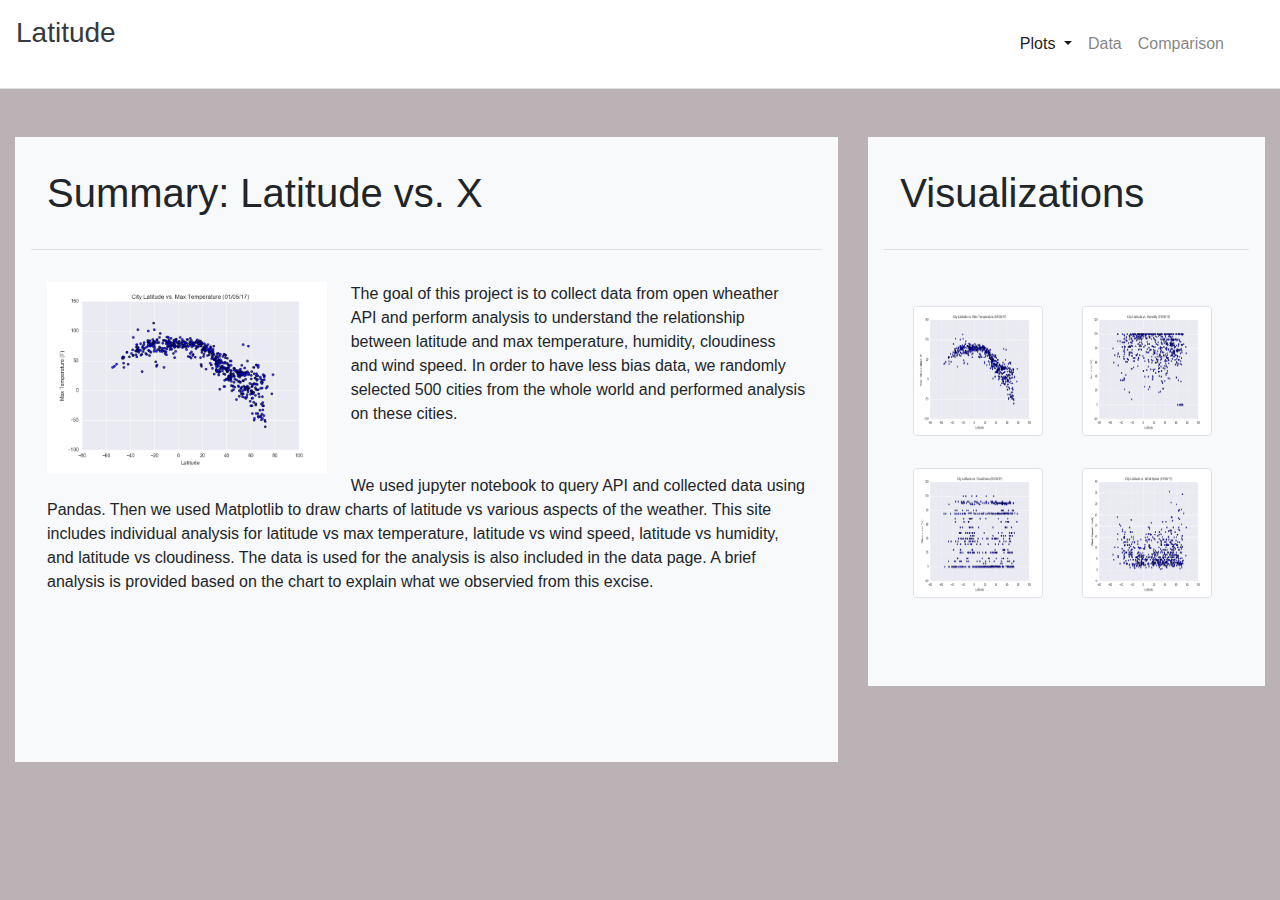
<file: index.html>
<!DOCTYPE html>
<html lang="en">
    <head>
        <meta charset="UTF-8">
        <title>Langing-Page</title>
        <link rel="stylesheet" href="https://stackpath.bootstrapcdn.com/bootstrap/4.3.1/css/bootstrap.min.css" integrity="sha384-ggOyR0iXCbMQv3Xipma34MD+dH/1fQ784/j6cY/iJTQUOhcWr7x9JvoRxT2MZw1T" crossorigin="anonymous">
        <link rel="stylesheet" href="style.css">
    </head>
    <body>
        <div class="d-flex flex-column flex-md-row p-3 mb-5 bg-white border-bottom box-shadow">            
            <div class="container-fluid">
                <div class = "row">
                    <h3><a href="index.html" class = "text-dark">Latitude</a></h3>
                    <nav class ="navbar navbar-expand-md navbar-light my-0 my-md-0 mr-md-3 ml-auto">              
                        <button class="navbar-toggler collapsed ml-auto" type="button" data-toggle="collapse" data-target="#navbarCollapse" aria-controls="navbarCollapse" aria-expanded="false" aria-label="Toggle navigation">
                            <span class="navbar-toggler-icon ml-auto"></span>
                        </button>
                        <div class="navbar-collapse collapse ml-auto" id="navbarCollapse" style>
                            <ul class="navbar-nav ml-auto">
                                <li class="nav-item dropdown ml-auto active">
                                    <a class="nav-link dropdown-toggle ml-auto" href="#" id="navbarDropdown" role="button" data-toggle="dropdown" aria-haspopup="false" aria-expanded="false">
                                    Plots
                                    </a>
                                    <div class="dropdown-menu ml-auto">
                                    <a class="dropdown-item ml-auto" href="/visualization-1.html">Max Temperature</a>
                                    <a class="dropdown-item ml-auto" href="/visualization-2.html">Humidity</a>
                                    <a class="dropdown-item ml-auto" href="/visualization-3.html">Cloudiness</a>
                                    <a class="dropdown-item ml-auto" href="/visualization-4.html">Wind Speed</a>
                                    </div>
                                </li>
                                <li class="nav-item ml-auto">
                                    <a class="nav-link" href="/data.html">Data</a>
                                </li>
                                <li class="nav-item ml-auto">
                                    <a class="nav-link" href="/comparison.html">Comparison</a>
                                </li>
                            </ul>
                        </div>
                    </nav>
                </div>
            </div>
        </div>
        </div>
        <div class ="container-fluid">
        <div class = "row mt-auto">
            <div class="col-md-8">
                <div class="p-3 bg-light">
                <h1 class = "display-5 p-3">Summary: Latitude vs. X</h1>
                <hr/>
                <p class = "display-6 p-3"><img src="\Resources\assets\images\Fig1.png" class="img-fluid left pr-4" style="float:left" alt="...">The goal of this project is to collect data from open wheather API and perform analysis to understand the relationship between latitude and max temperature, humidity, cloudiness and wind speed. In order to have less bias data, we randomly selected 500 cities from the whole world and performed analysis on these cities.</p>
                <p class = "display-6 p-3">We used jupyter notebook to query API and collected data using Pandas. Then we used Matplotlib to draw charts of latitude vs various aspects of the weather. This site includes individual analysis for latitude vs max temperature, latitude vs wind speed, latitude vs humidity, and latitude vs cloudiness. The data is used for the analysis is also included in the data page. A brief analysis is provided based on the chart to explain what we observied from this excise.</p>
                <p>&nbsp;</p>
                <p>&nbsp;</p>
                <p>&nbsp;</p>
            </div>
            </div>
            <div class="col-md-4">
                <div class="bg-light p-3">
                <h1 class = "display-5 p-3">Visualizations</h1>
                <hr/>
                <div class="row">
                    <div class = "col-md-5 col-sm-3 ml-md-1 p-3">
                        <div class="thumbnail p-4">
                            <a href="/visualization-1.html">
                            <img class = "thumbnail thumbnail-sm border border-bottom rounded image-fluid" src="\Resources\assets\images\Fig1.png" alt="Max Temperature">
                            </a>
                        </div>
                    </div>
                    <div class = "col-md-5 col-sm-3 ml-md-1 p-3">
                        <div class="thumbnail p-4">
                        <a href="/visualization-2.html">
                          <img class = "thumbnail thumbnail-sm border border-bottom rounded image-fluid" src="\Resources\assets\images\Fig2.png" alt="Humidity">
                        </a>
                        </div>
                    </div>            
                    <div class = "col-md-5 col-sm-3 ml-md-1 p-3">
                        <div class="thumbnail p-4">
                            <a href="/visualization-3.html">
                              <img class = "thumbnail thumbnail-sm border border-bottom rounded image-fluid" src="\Resources\assets\images\Fig3.png" alt="Cloudiness">
                            </a>
                        </div>
                    </div>
                    <div class = "col-md-5 col-sm-3 ml-md-1 p-3">
                        <div class="thumbnail p-4">
                            <a href="/visualization-4.html">
                              <img class = "thumbnail thumbnail-sm border border-bottom rounded image-fluid" src="\Resources\assets\images\Fig4.png" alt="Wind Speed">
                            </a>
                        </div>
                        <div class="padding"></div>
                    </div>
                </div>
                </div>
            </div>
        </div>           
    </div>
    <script src="https://code.jquery.com/jquery-3.3.1.slim.min.js" integrity="sha384-q8i/X+965DzO0rT7abK41JStQIAqVgRVzpbzo5smXKp4YfRvH+8abtTE1Pi6jizo" crossorigin="anonymous"></script>
<script src="https://cdnjs.cloudflare.com/ajax/libs/popper.js/1.14.7/umd/popper.min.js" integrity="sha384-UO2eT0CpHqdSJQ6hJty5KVphtPhzWj9WO1clHTMGa3JDZwrnQq4sF86dIHNDz0W1" crossorigin="anonymous"></script>
<script src="https://stackpath.bootstrapcdn.com/bootstrap/4.3.1/js/bootstrap.min.js" integrity="sha384-JjSmVgyd0p3pXB1rRibZUAYoIIy6OrQ6VrjIEaFf/nJGzIxFDsf4x0xIM+B07jRM" crossorigin="anonymous"></script>
    </body>
</html>
</file>
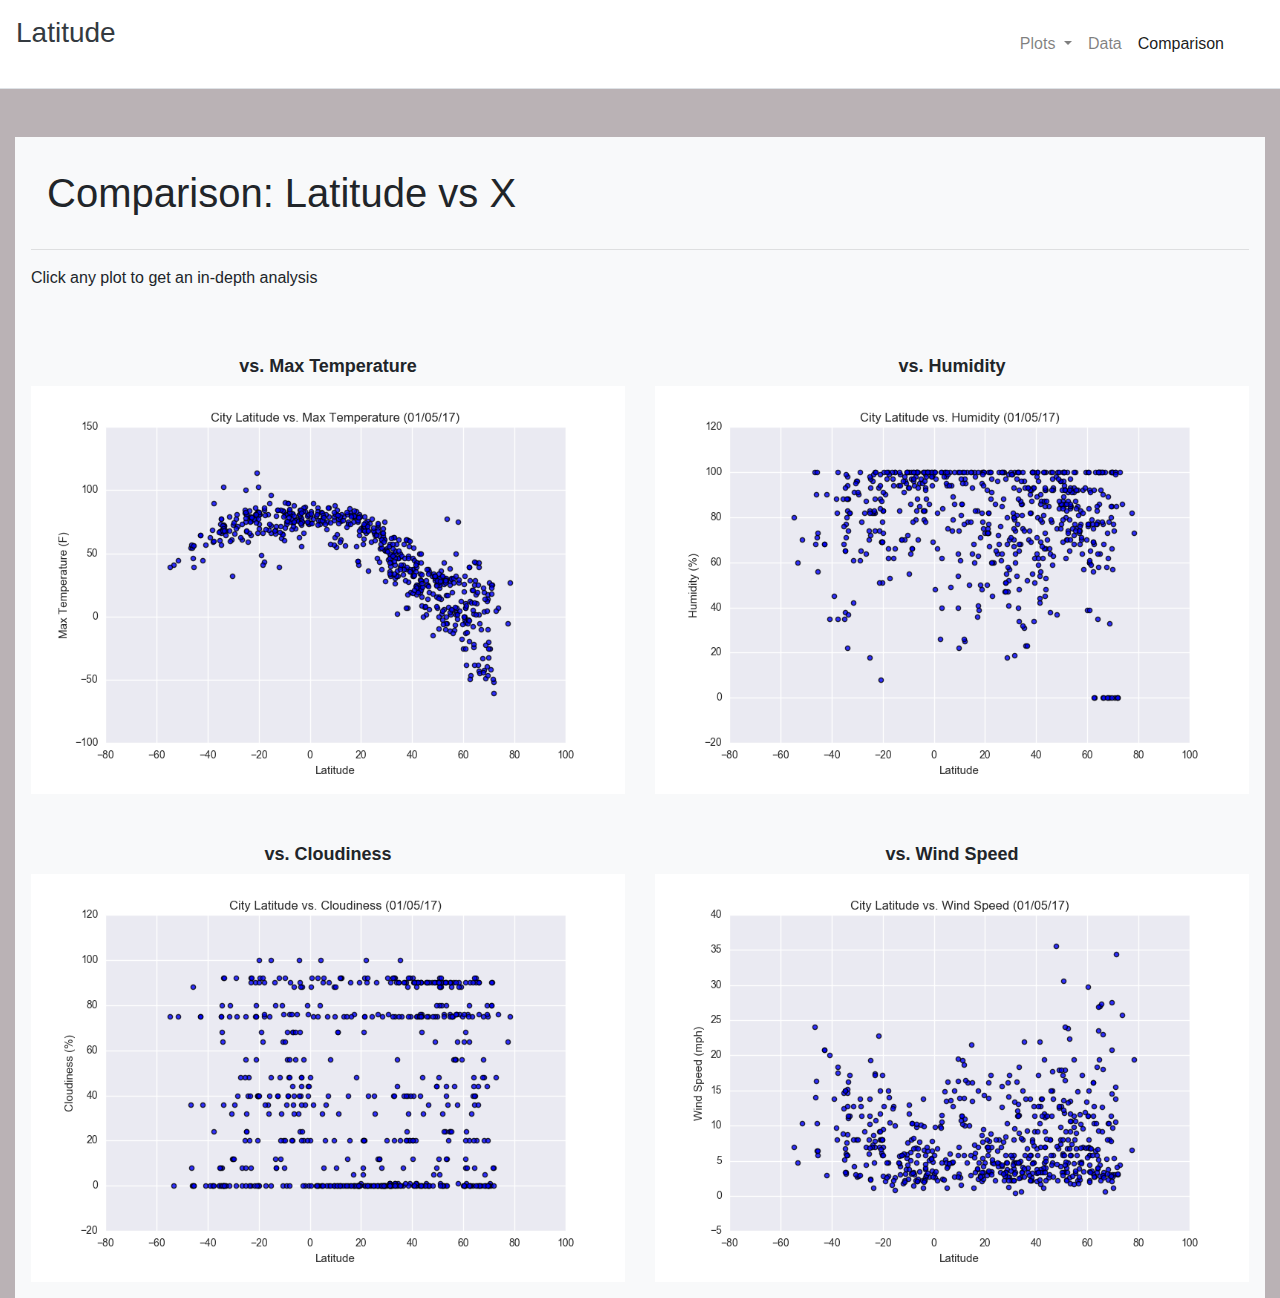
<file: comparison.html>
<!DOCTYPE html>
<html lang="en">
    <head>
        <meta charset="UTF-8">
        <title>Comparison</title>
        <link rel="stylesheet" href="https://stackpath.bootstrapcdn.com/bootstrap/4.3.1/css/bootstrap.min.css" integrity="sha384-ggOyR0iXCbMQv3Xipma34MD+dH/1fQ784/j6cY/iJTQUOhcWr7x9JvoRxT2MZw1T" crossorigin="anonymous">
        <link rel="stylesheet" href="style.css">
    </head>
    <body>
        <div class="d-flex flex-column flex-md-row p-3 mb-5 bg-white border-bottom box-shadow">            
            <div class="container-fluid">
                <div class = "row">
                    <h3><a href="index.html" class = "text-dark">Latitude</a></h3>
                    <nav class ="navbar navbar-expand-md navbar-light my-0 my-md-0 mr-md-3 ml-auto">              
                        <button class="navbar-toggler collapsed ml-auto" type="button" data-toggle="collapse" data-target="#navbarCollapse" aria-controls="navbarCollapse" aria-expanded="false" aria-label="Toggle navigation">
                            <span class="navbar-toggler-icon ml-auto"></span>
                        </button>
                        <div class="navbar-collapse collapse ml-auto" id="navbarCollapse" style>
                            <ul class="navbar-nav ml-auto">
                                <li class="nav-item dropdown ml-auto">
                                    <a class="nav-link dropdown-toggle ml-auto" href="#" id="navbarDropdown" role="button" data-toggle="dropdown" aria-haspopup="false" aria-expanded="false">
                                    Plots
                                    </a>
                                    <div class="dropdown-menu ml-auto">
                                    <a class="dropdown-item ml-auto" href="/visualization-1.html">Max Temperature</a>
                                    <a class="dropdown-item ml-auto" href="/visualization-2.html">Humidity</a>
                                    <a class="dropdown-item ml-auto" href="/visualization-3.html">Cloudiness</a>
                                    <a class="dropdown-item ml-auto" href="/visualization-4.html">Wind Speed</a>
                                    </div>
                                </li>
                                <li class="nav-item ml-auto">
                                    <a class="nav-link" href="/data.html">Data</a>
                                </li>
                                <li class="nav-item ml-auto active">
                                    <a class="nav-link" href="/comparison.html">Comparison</a>
                                </li>
                            </ul>
                        </div>
                    </nav>
                </div>
            </div>
        </div>
        <div class ="container-fluid">
            <div class="p-3 bg-light">
                <h1 class = "display-5 p-3">Comparison: Latitude vs X</h1>
                <hr/>
                <p> Click any plot to get an in-depth analysis</p>
                <div class="row">
                    <div class = "col-md-6 p3">
                        <h6>vs. Max Temperature</h6>
                        <a href="/visualization-1.html">
                            <img class = "img-fluid" src="\Resources\assets\images\Fig1.png" alt="Max Temperature">
                        </a>
                    </div>
                    <div class = "col-md-6 p3">
                        <h6>vs. Humidity</h6>
                        <a href="/visualization-2.html">
                            <img class = "img-fluid" src="\Resources\assets\images\Fig2.png" alt="Humidity">
                        </a>
                    </div>            
                </div>
                <div class="row">
                    <div class = "col-md-6 p3">
                        <h6>vs. Cloudiness</h6>
                        <a href="/visualization-3.html">
                            <img class = "img-fluid" src="\Resources\assets\images\Fig3.png" alt="Cloudiness">
                        </a>
                    </div>
                    <div class = "col-md-6 p3">
                        <h6>vs. Wind Speed</h6>
                        <a href="/visualization-4.html">
                            <img class = "img-fluid" src="\Resources\assets\images\Fig4.png" alt="Wind Speed">
                        </a>
                    </div>
                </div>
            </div>
        </div>
        <script src="https://code.jquery.com/jquery-3.3.1.slim.min.js" integrity="sha384-q8i/X+965DzO0rT7abK41JStQIAqVgRVzpbzo5smXKp4YfRvH+8abtTE1Pi6jizo" crossorigin="anonymous"></script>
<script src="https://cdnjs.cloudflare.com/ajax/libs/popper.js/1.14.7/umd/popper.min.js" integrity="sha384-UO2eT0CpHqdSJQ6hJty5KVphtPhzWj9WO1clHTMGa3JDZwrnQq4sF86dIHNDz0W1" crossorigin="anonymous"></script>
<script src="https://stackpath.bootstrapcdn.com/bootstrap/4.3.1/js/bootstrap.min.js" integrity="sha384-JjSmVgyd0p3pXB1rRibZUAYoIIy6OrQ6VrjIEaFf/nJGzIxFDsf4x0xIM+B07jRM" crossorigin="anonymous"></script>              
    </body>
</html>
</file>
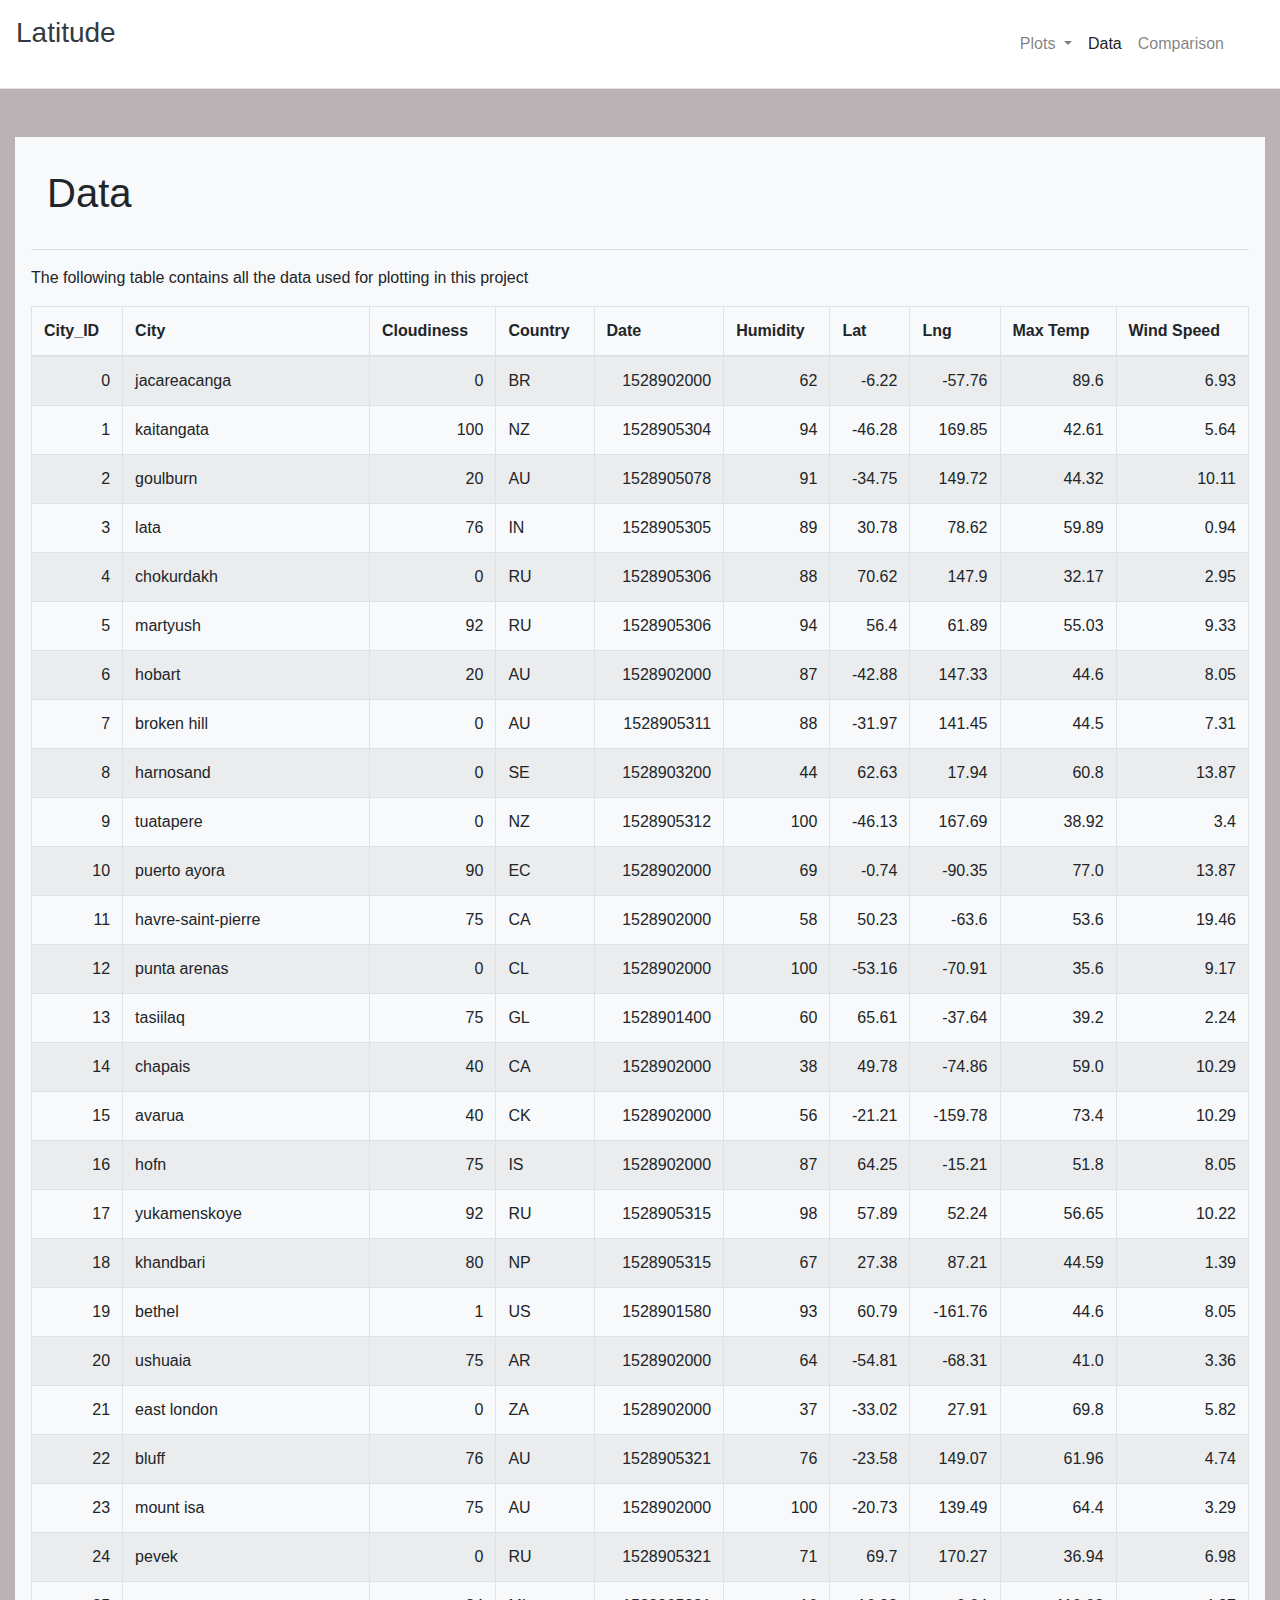
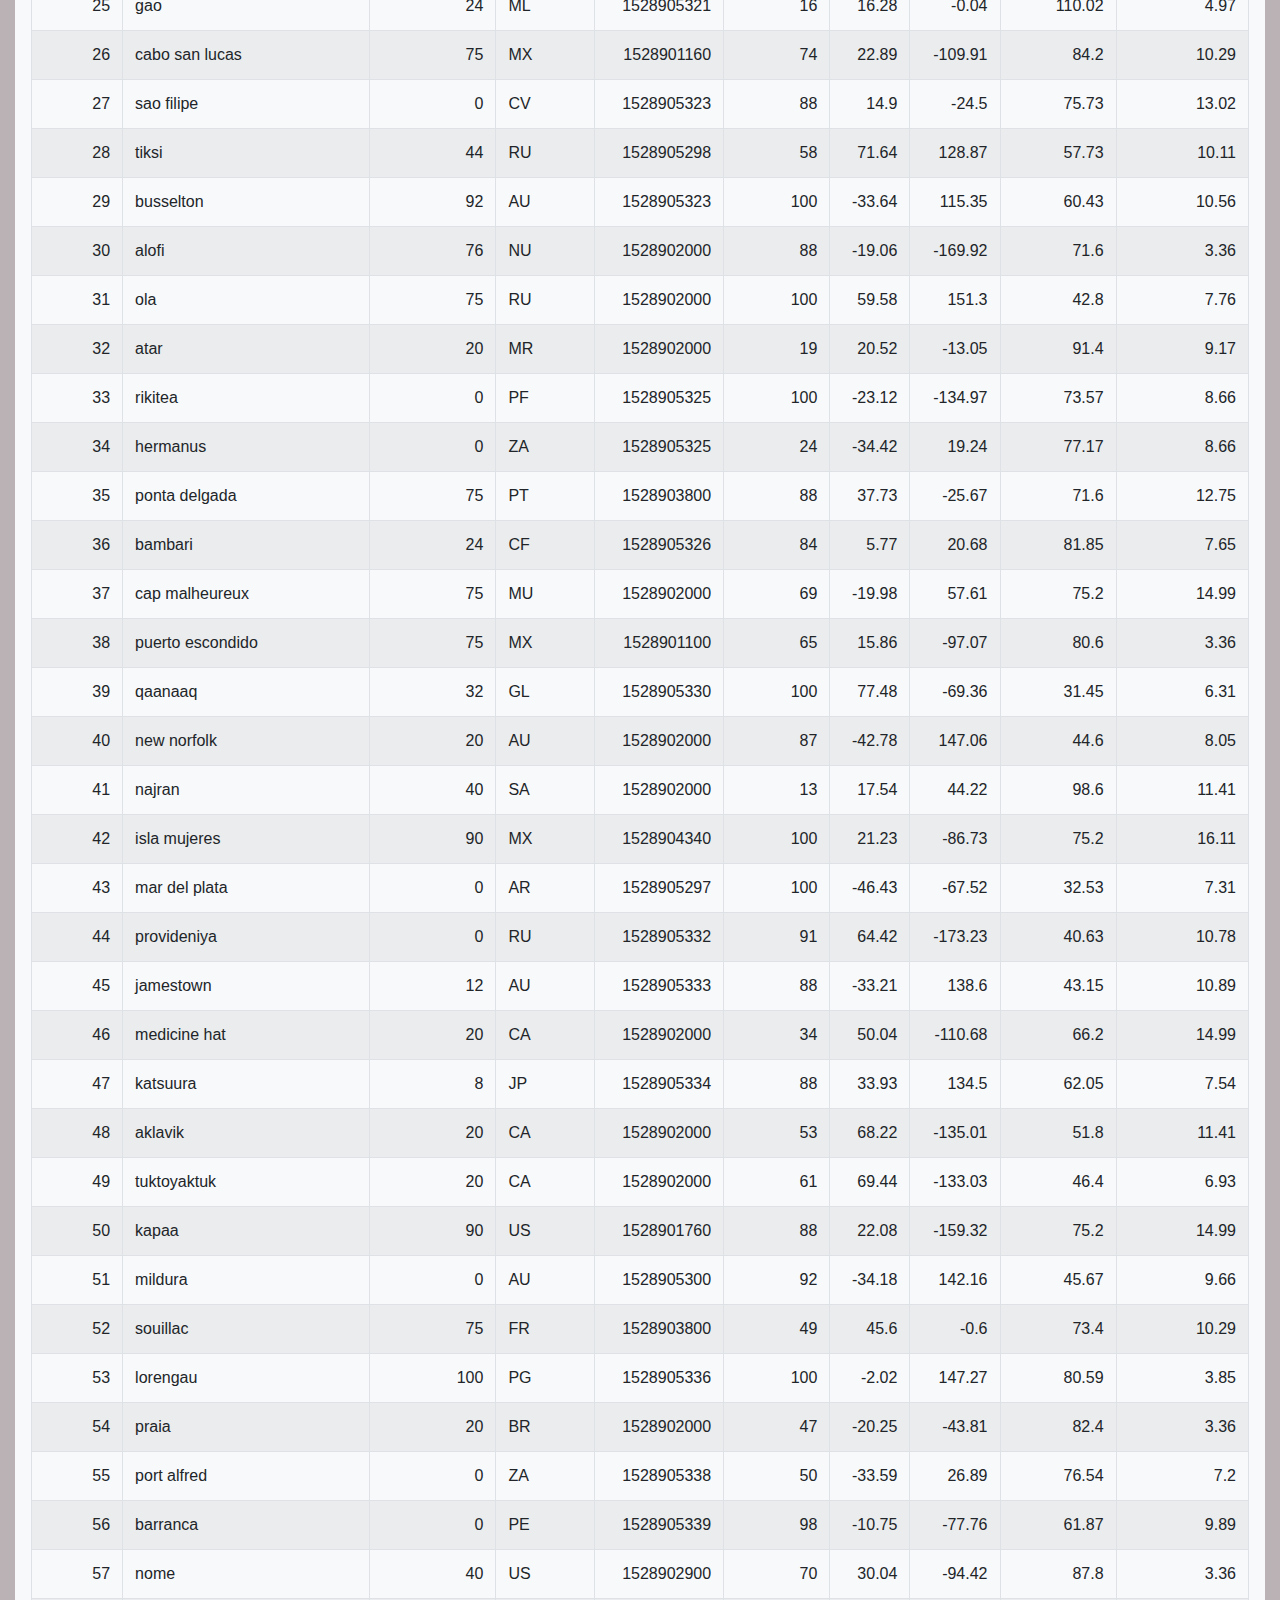
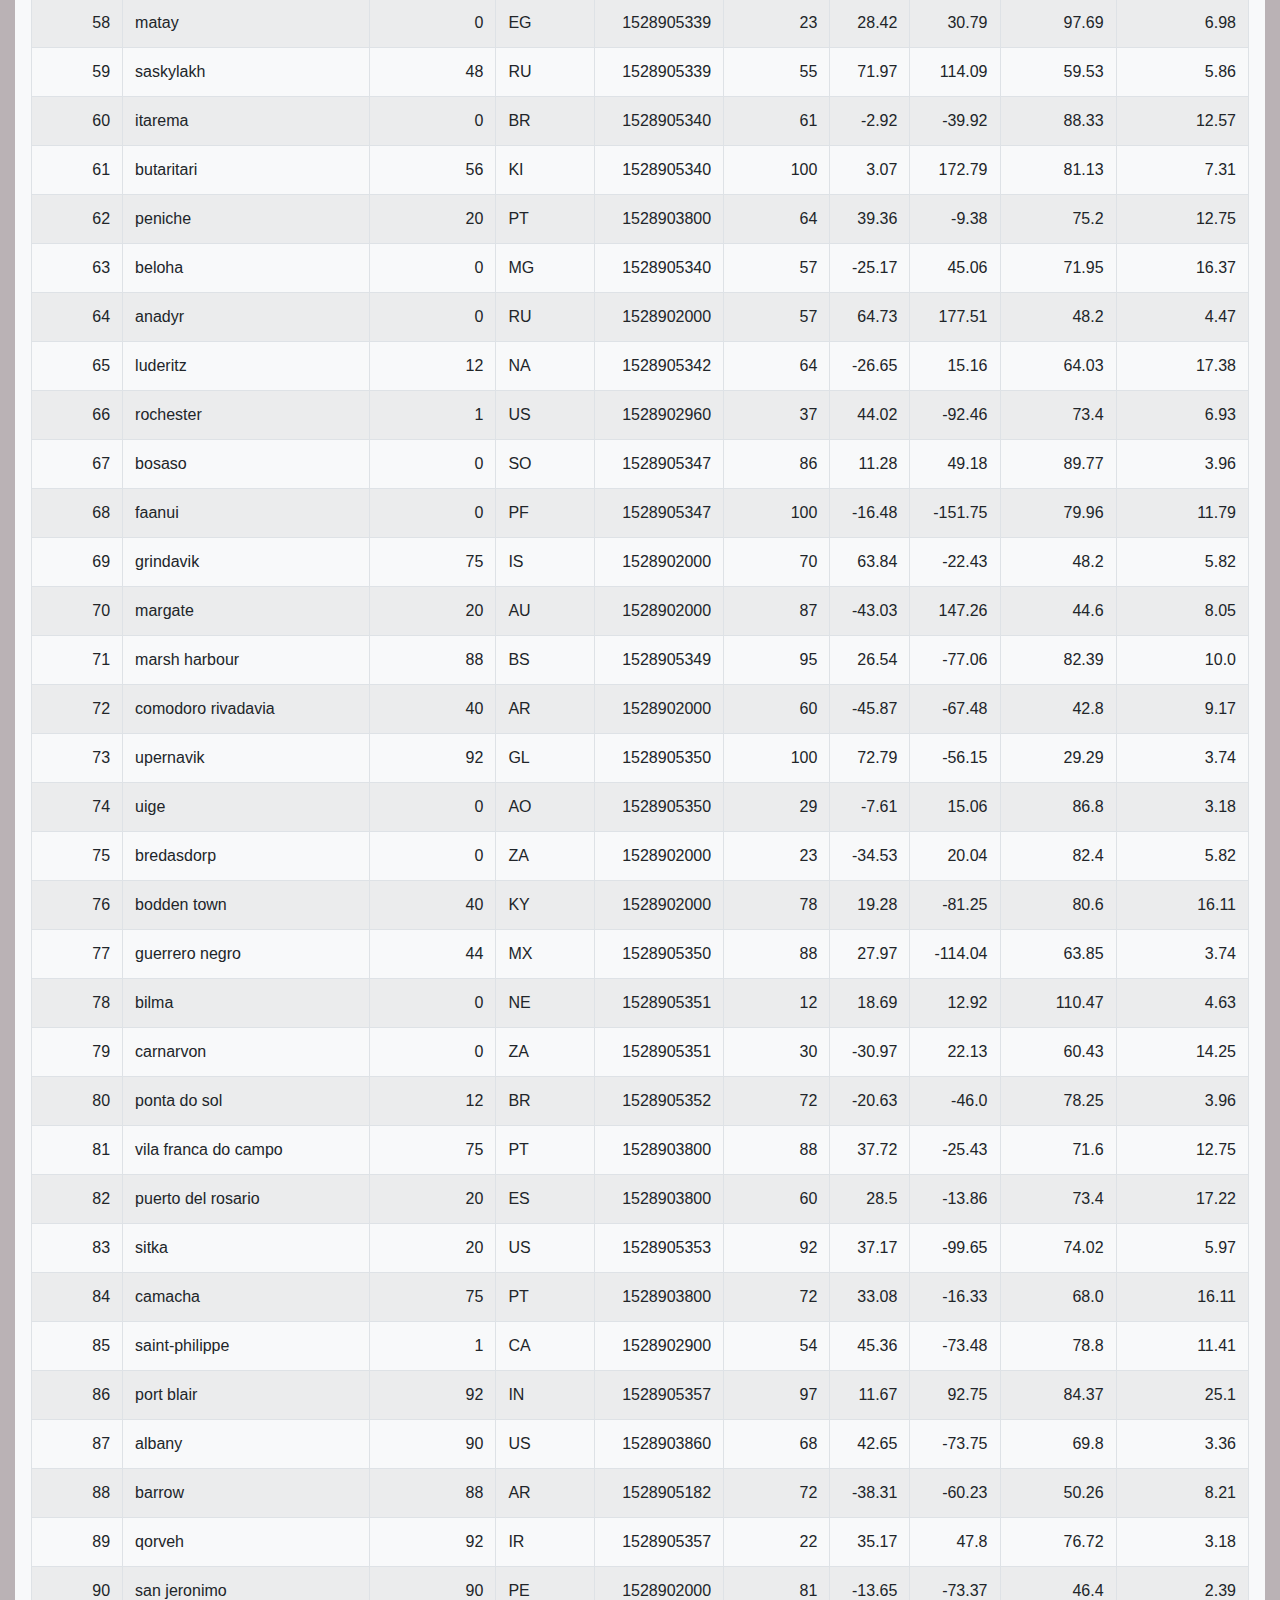
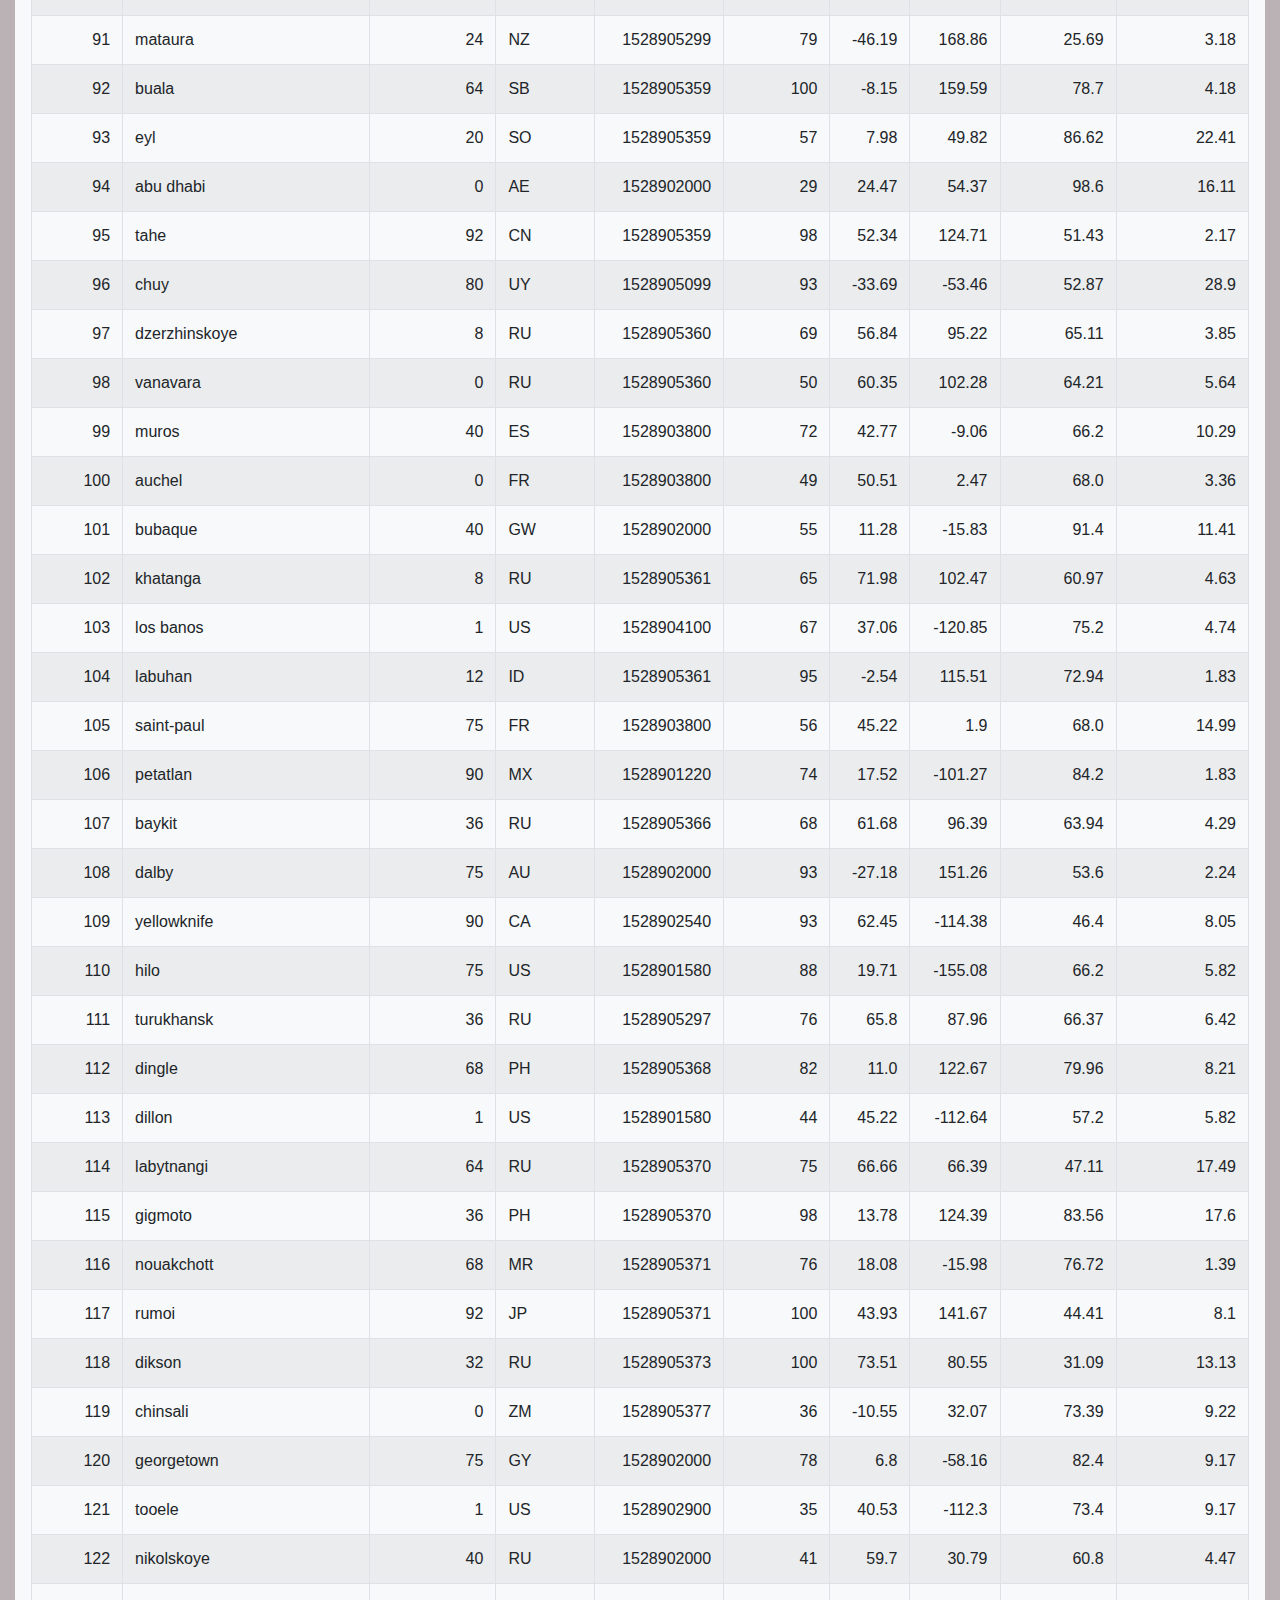
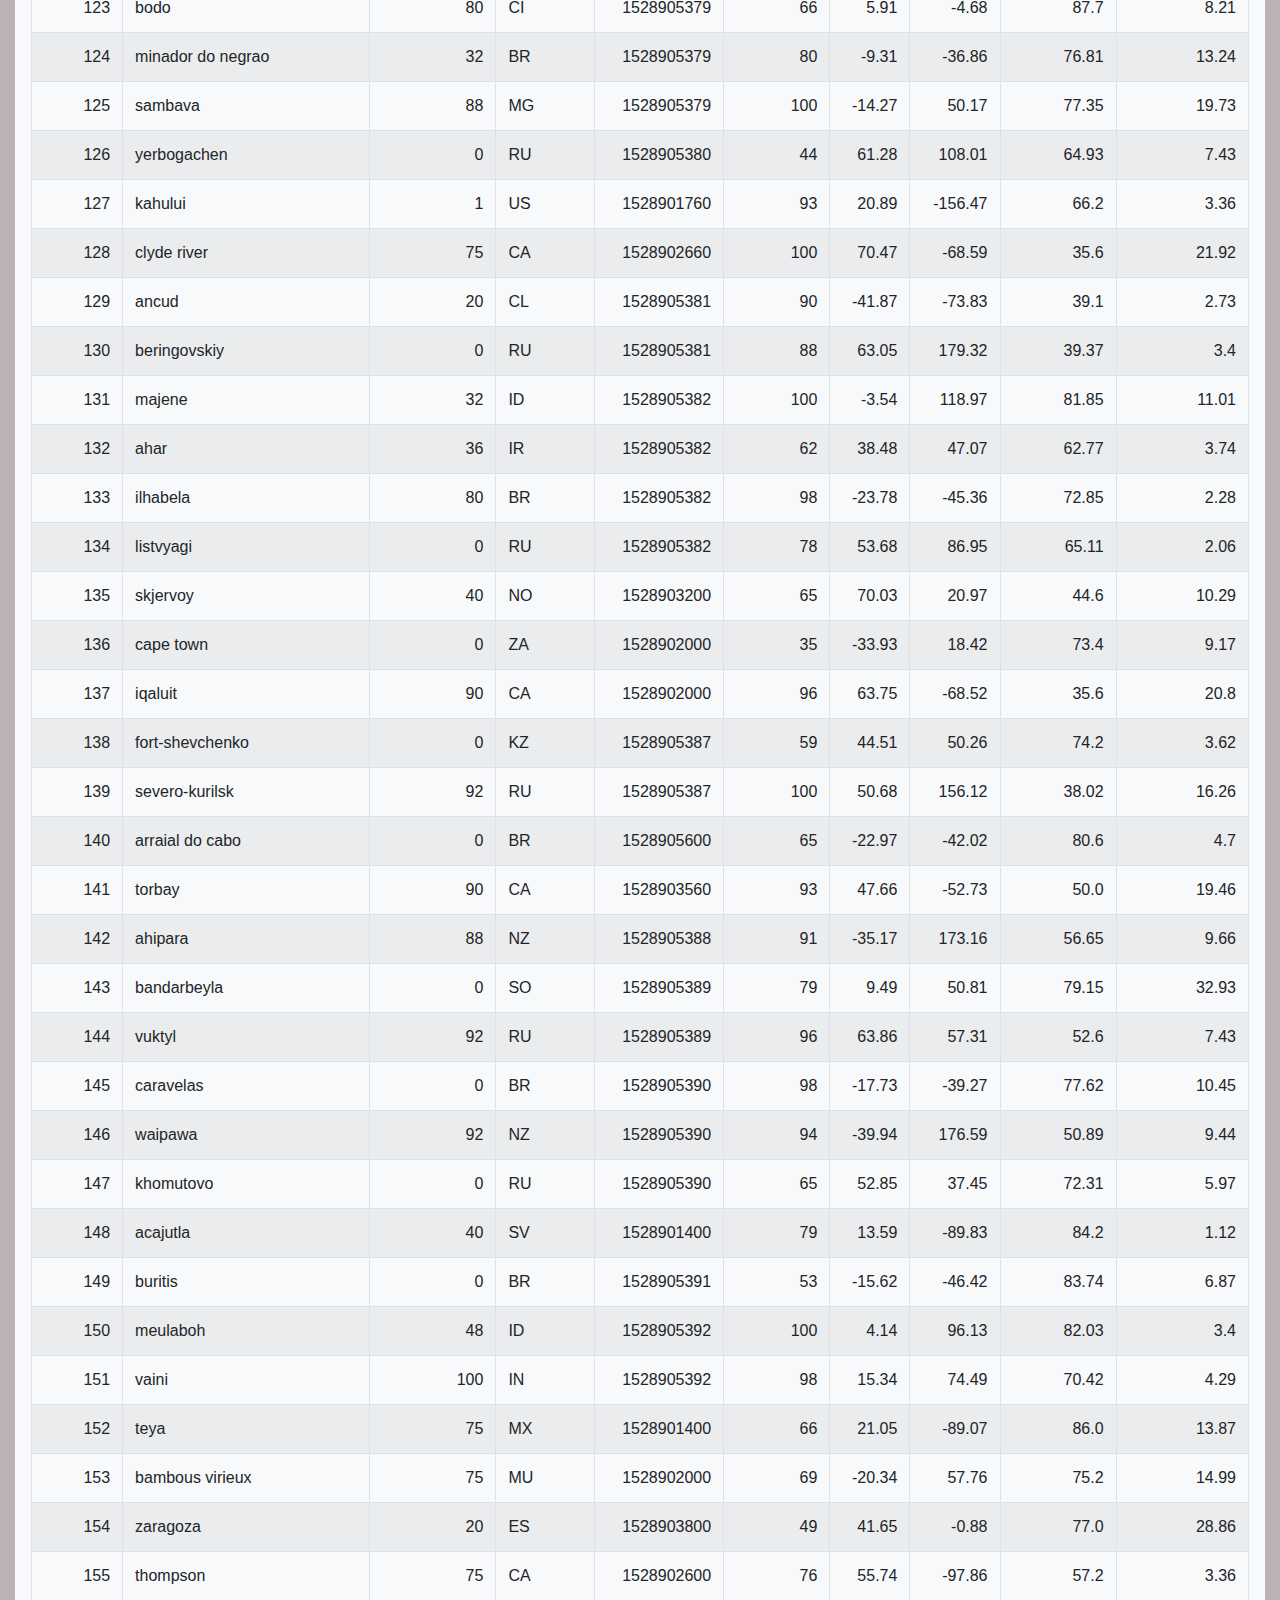
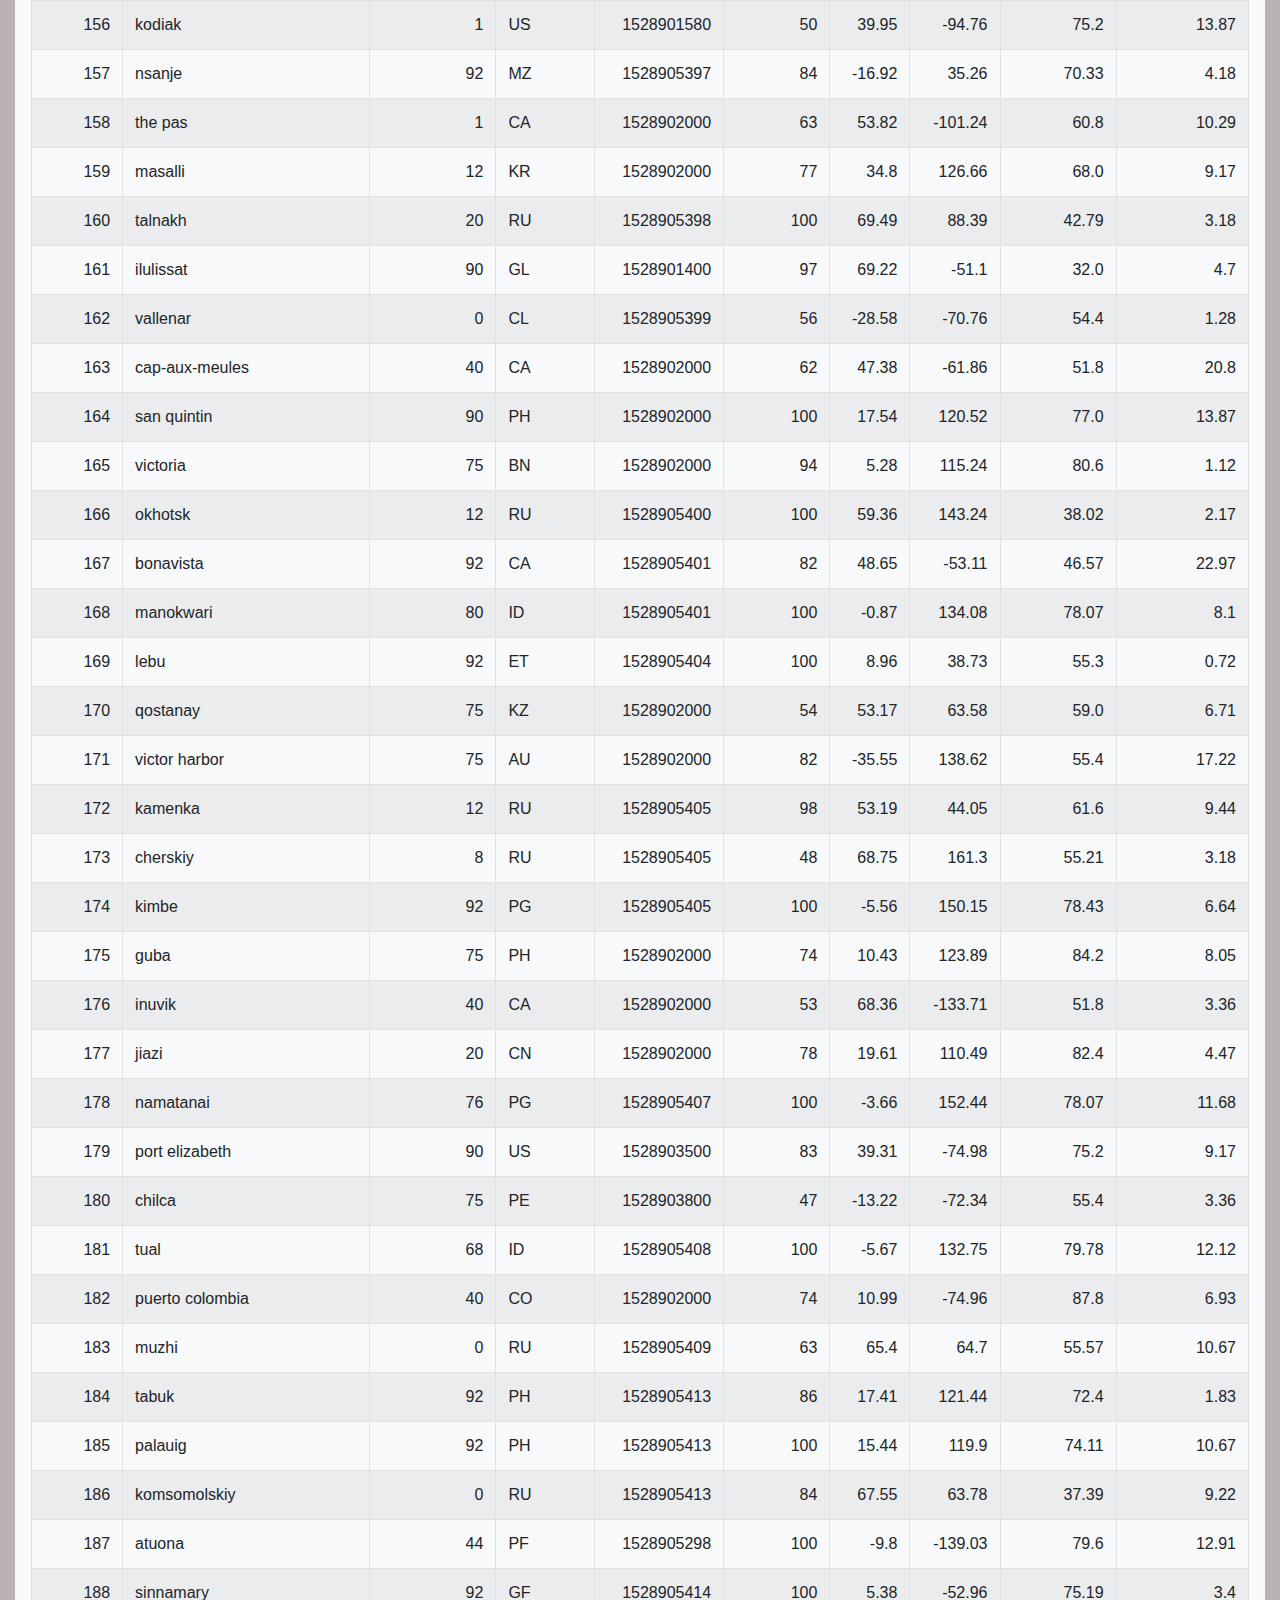
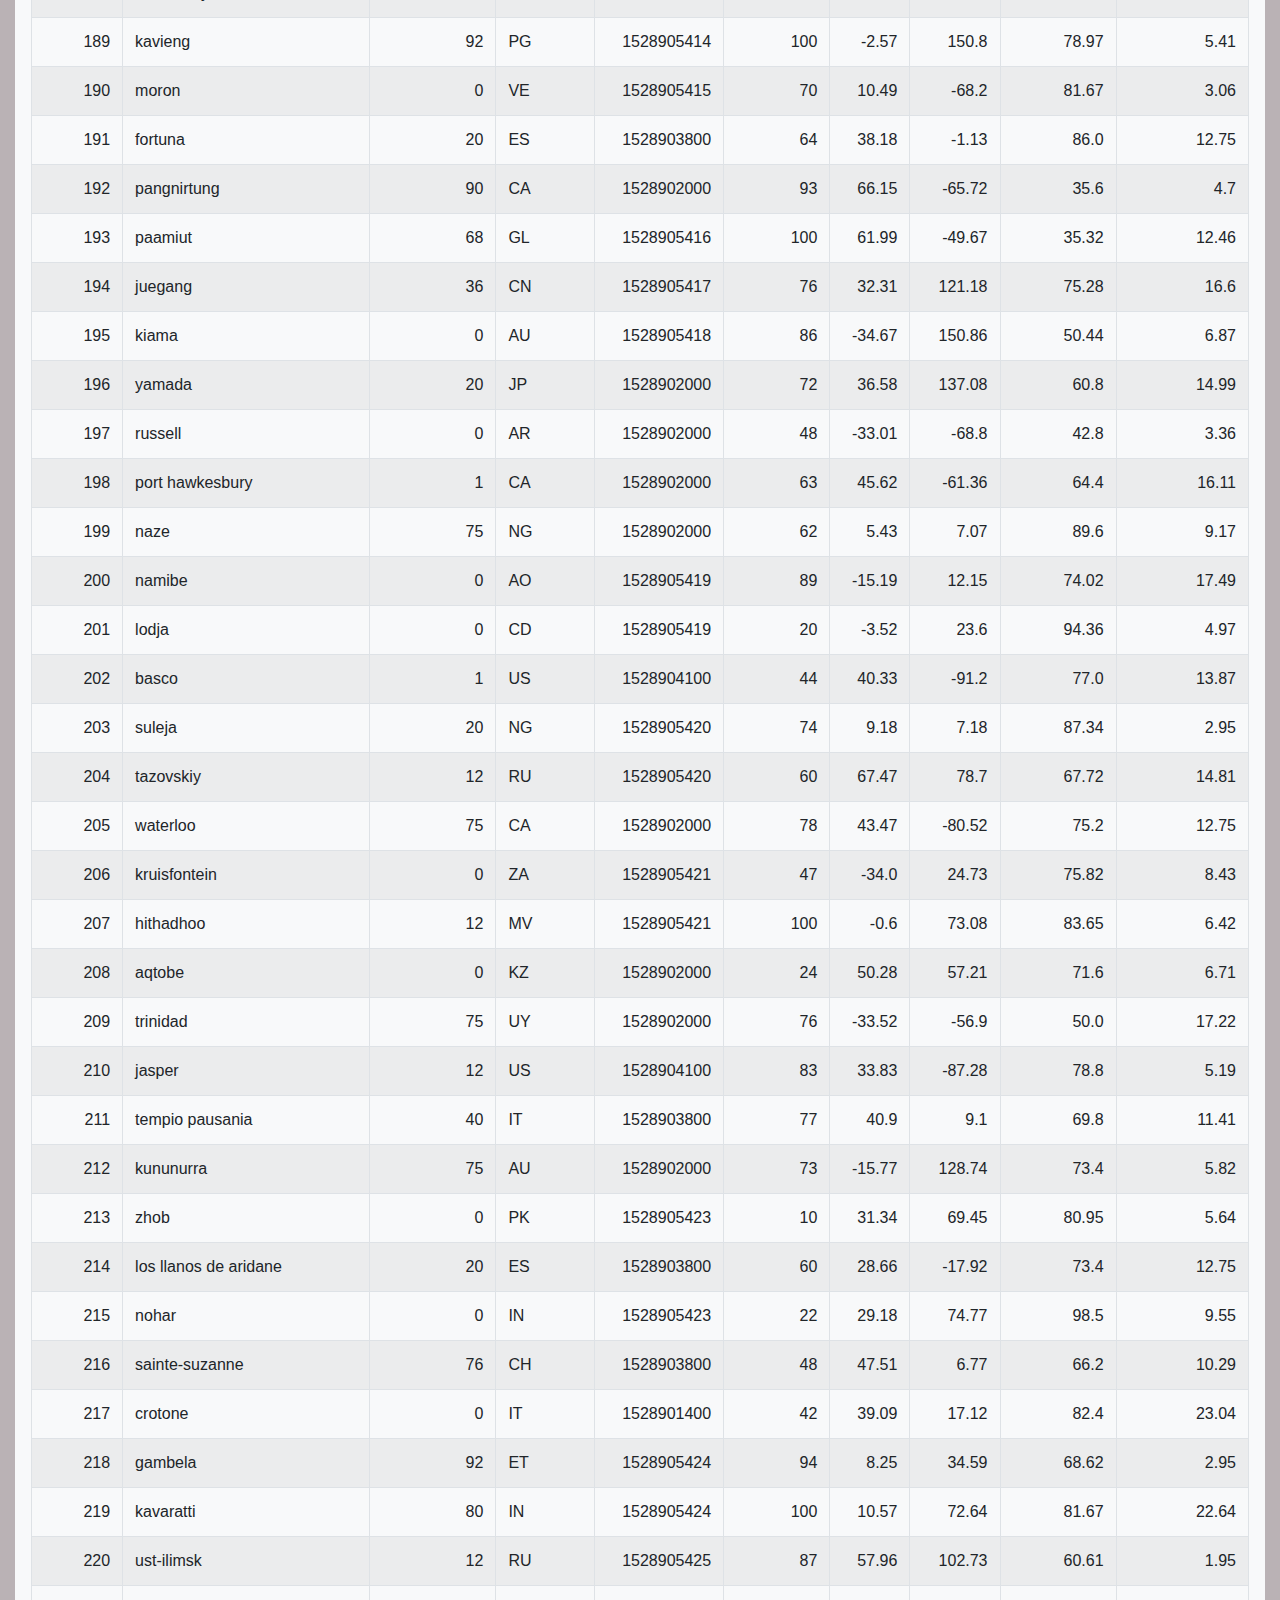
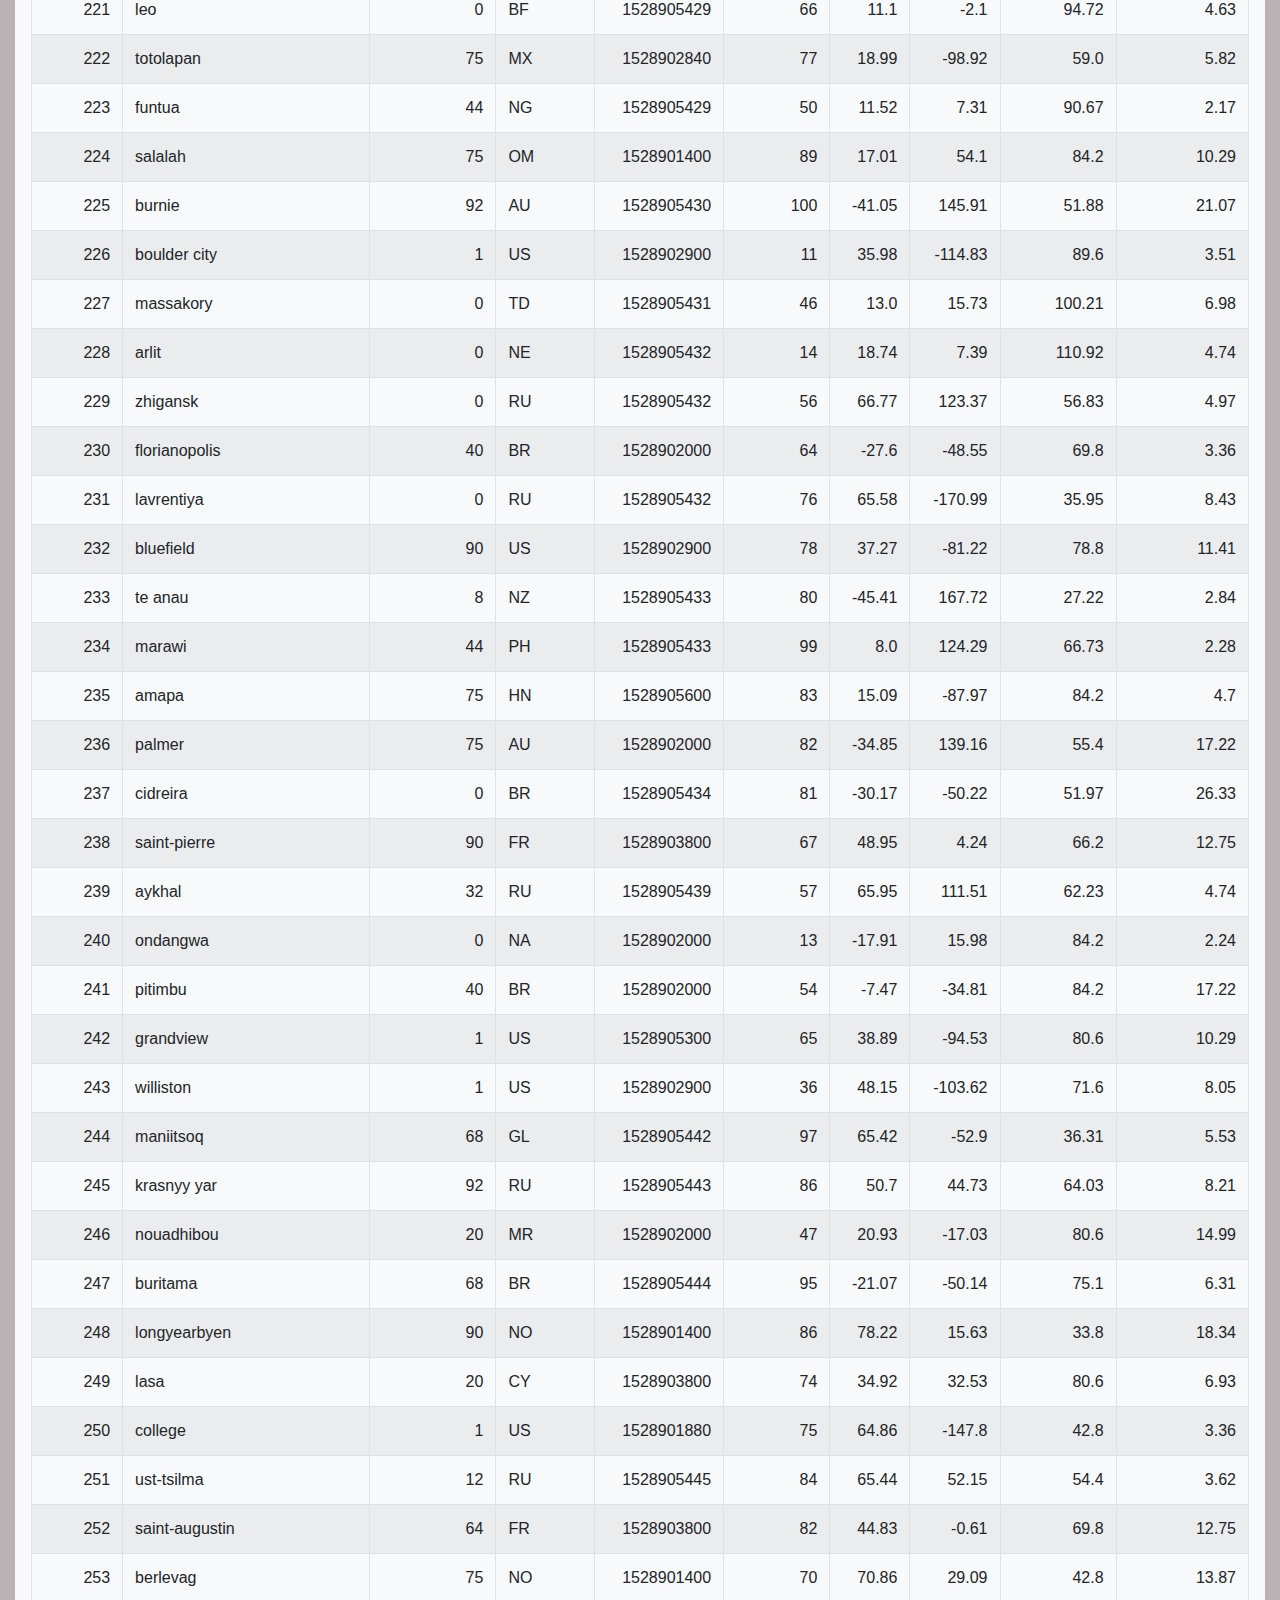
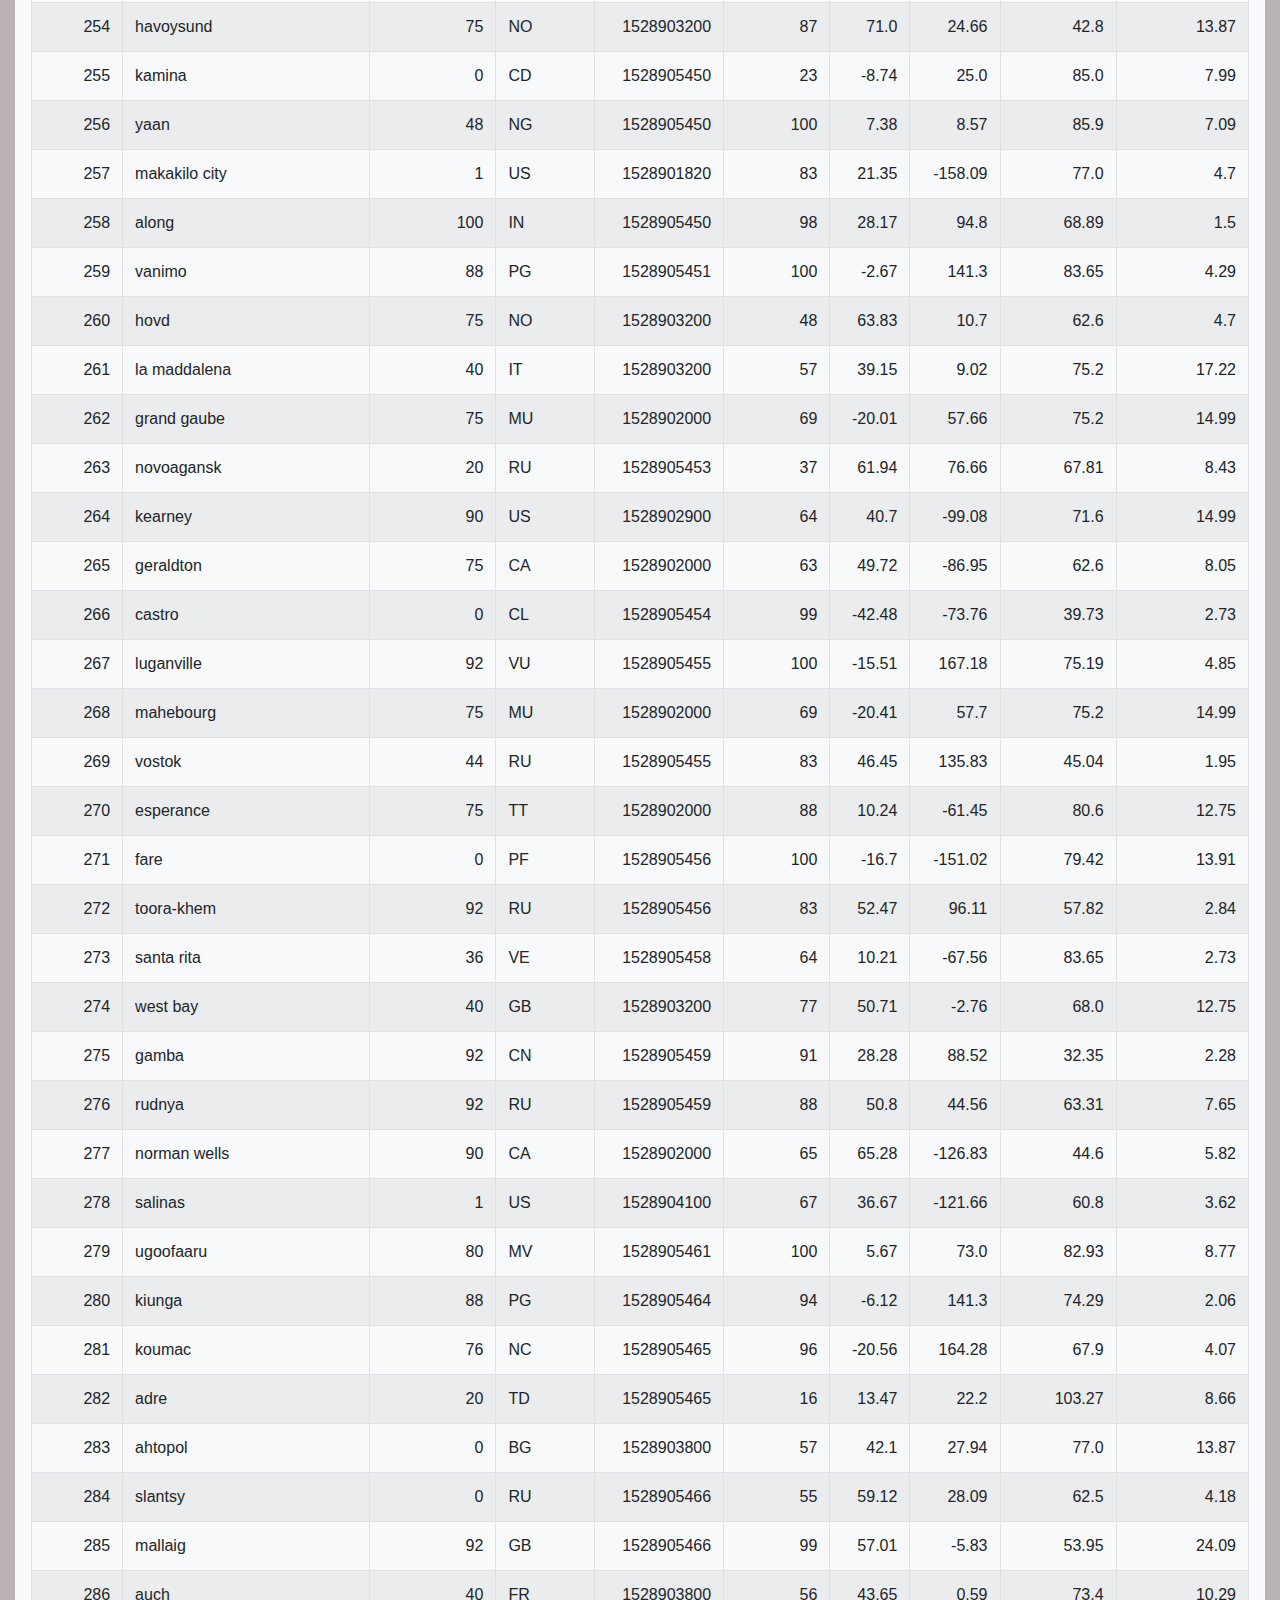
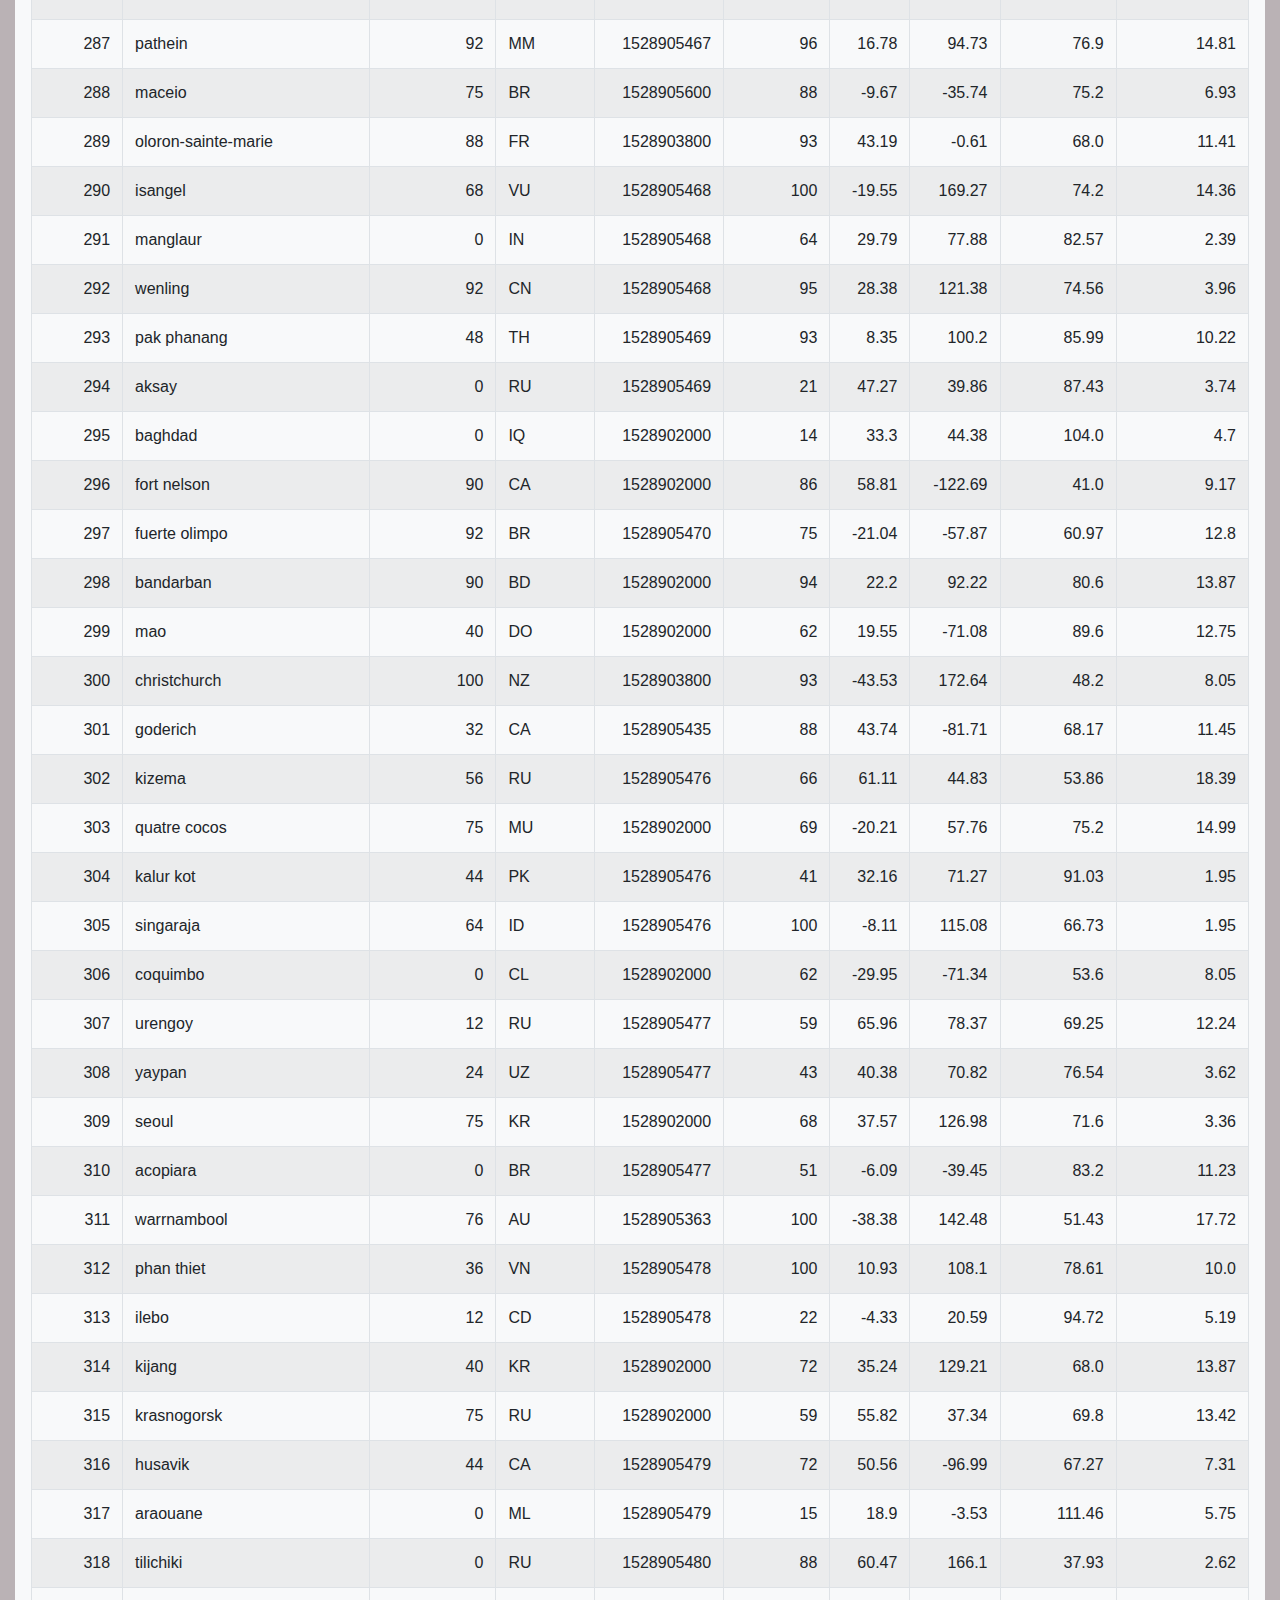
<file: data.html>
<!DOCTYPE html>
<html lang="en">
    <head>
        <meta charset="UTF-8">
        <title>Data</title>
        <link rel="stylesheet" href="https://stackpath.bootstrapcdn.com/bootstrap/4.3.1/css/bootstrap.min.css" integrity="sha384-ggOyR0iXCbMQv3Xipma34MD+dH/1fQ784/j6cY/iJTQUOhcWr7x9JvoRxT2MZw1T" crossorigin="anonymous">
        <link rel="stylesheet" href="style.css">
    </head>
    <body>
        <div class="d-flex flex-column flex-md-row p-3 mb-5 bg-white border-bottom box-shadow">            
            <div class="container-fluid">
                <div class = "row">
                    <h3><a href="index.html" class = "text-dark">Latitude</a></h3>
                    <nav class ="navbar navbar-expand-md navbar-light my-0 my-md-0 mr-md-3 ml-auto">              
                        <button class="navbar-toggler collapsed ml-auto" type="button" data-toggle="collapse" data-target="#navbarCollapse" aria-controls="navbarCollapse" aria-expanded="false" aria-label="Toggle navigation">
                            <span class="navbar-toggler-icon ml-auto"></span>
                        </button>
                        <div class="navbar-collapse collapse ml-auto" id="navbarCollapse" style>
                            <ul class="navbar-nav ml-auto">
                                <li class="nav-item dropdown ml-auto">
                                    <a class="nav-link dropdown-toggle ml-auto" href="#" id="navbarDropdown" role="button" data-toggle="dropdown" aria-haspopup="false" aria-expanded="false">
                                    Plots
                                    </a>
                                    <div class="dropdown-menu ml-auto">
                                    <a class="dropdown-item ml-auto" href="/visualization-1.html">Max Temperature</a>
                                    <a class="dropdown-item ml-auto" href="/visualization-2.html">Humidity</a>
                                    <a class="dropdown-item ml-auto" href="/visualization-3.html">Cloudiness</a>
                                    <a class="dropdown-item ml-auto" href="/visualization-4.html">Wind Speed</a>
                                    </div>
                                </li>
                                <li class="nav-item ml-auto">
                                    <a class="nav-link active" href="/data.html">Data</a>
                                </li>
                                <li class="nav-item ml-auto">
                                    <a class="nav-link" href="/comparison.html">Comparison</a>
                                </li>
                            </ul>
                        </div>
                    </nav>
                </div>
            </div>
        </div>
        <div class ="container-fluid">
            <div class="p-3 bg-light">
                <h1 class = "display-5 p-3">Data</h1>
                <hr/>
                <p> The following table contains all the data used for plotting in this project</p>
                <div class = "table-responsive">
                <table class="table table-striped table-bordered table-hover table-condensed">
                    <thead><tr><th title="Field #1">City_ID</th>
                    <th title="Field #2">City</th>
                    <th title="Field #3">Cloudiness</th>
                    <th title="Field #4">Country</th>
                    <th title="Field #5">Date</th>
                    <th title="Field #6">Humidity</th>
                    <th title="Field #7">Lat</th>
                    <th title="Field #8">Lng</th>
                    <th title="Field #9">Max Temp</th>
                    <th title="Field #10">Wind Speed</th>
                    </tr></thead>
                    <tbody><tr>
                    <td align="right">0</td>
                    <td>jacareacanga</td>
                    <td align="right">0</td>
                    <td>BR</td>
                    <td align="right">1528902000</td>
                    <td align="right">62</td>
                    <td align="right">-6.22</td>
                    <td align="right">-57.76</td>
                    <td align="right">89.6</td>
                    <td align="right">6.93</td>
                    </tr>
                    <tr>
                    <td align="right">1</td>
                    <td>kaitangata</td>
                    <td align="right">100</td>
                    <td>NZ</td>
                    <td align="right">1528905304</td>
                    <td align="right">94</td>
                    <td align="right">-46.28</td>
                    <td align="right">169.85</td>
                    <td align="right">42.61</td>
                    <td align="right">5.64</td>
                    </tr>
                    <tr>
                    <td align="right">2</td>
                    <td>goulburn</td>
                    <td align="right">20</td>
                    <td>AU</td>
                    <td align="right">1528905078</td>
                    <td align="right">91</td>
                    <td align="right">-34.75</td>
                    <td align="right">149.72</td>
                    <td align="right">44.32</td>
                    <td align="right">10.11</td>
                    </tr>
                    <tr>
                    <td align="right">3</td>
                    <td>lata</td>
                    <td align="right">76</td>
                    <td>IN</td>
                    <td align="right">1528905305</td>
                    <td align="right">89</td>
                    <td align="right">30.78</td>
                    <td align="right">78.62</td>
                    <td align="right">59.89</td>
                    <td align="right">0.94</td>
                    </tr>
                    <tr>
                    <td align="right">4</td>
                    <td>chokurdakh</td>
                    <td align="right">0</td>
                    <td>RU</td>
                    <td align="right">1528905306</td>
                    <td align="right">88</td>
                    <td align="right">70.62</td>
                    <td align="right">147.9</td>
                    <td align="right">32.17</td>
                    <td align="right">2.95</td>
                    </tr>
                    <tr>
                    <td align="right">5</td>
                    <td>martyush</td>
                    <td align="right">92</td>
                    <td>RU</td>
                    <td align="right">1528905306</td>
                    <td align="right">94</td>
                    <td align="right">56.4</td>
                    <td align="right">61.89</td>
                    <td align="right">55.03</td>
                    <td align="right">9.33</td>
                    </tr>
                    <tr>
                    <td align="right">6</td>
                    <td>hobart</td>
                    <td align="right">20</td>
                    <td>AU</td>
                    <td align="right">1528902000</td>
                    <td align="right">87</td>
                    <td align="right">-42.88</td>
                    <td align="right">147.33</td>
                    <td align="right">44.6</td>
                    <td align="right">8.05</td>
                    </tr>
                    <tr>
                    <td align="right">7</td>
                    <td>broken hill</td>
                    <td align="right">0</td>
                    <td>AU</td>
                    <td align="right">1528905311</td>
                    <td align="right">88</td>
                    <td align="right">-31.97</td>
                    <td align="right">141.45</td>
                    <td align="right">44.5</td>
                    <td align="right">7.31</td>
                    </tr>
                    <tr>
                    <td align="right">8</td>
                    <td>harnosand</td>
                    <td align="right">0</td>
                    <td>SE</td>
                    <td align="right">1528903200</td>
                    <td align="right">44</td>
                    <td align="right">62.63</td>
                    <td align="right">17.94</td>
                    <td align="right">60.8</td>
                    <td align="right">13.87</td>
                    </tr>
                    <tr>
                    <td align="right">9</td>
                    <td>tuatapere</td>
                    <td align="right">0</td>
                    <td>NZ</td>
                    <td align="right">1528905312</td>
                    <td align="right">100</td>
                    <td align="right">-46.13</td>
                    <td align="right">167.69</td>
                    <td align="right">38.92</td>
                    <td align="right">3.4</td>
                    </tr>
                    <tr>
                    <td align="right">10</td>
                    <td>puerto ayora</td>
                    <td align="right">90</td>
                    <td>EC</td>
                    <td align="right">1528902000</td>
                    <td align="right">69</td>
                    <td align="right">-0.74</td>
                    <td align="right">-90.35</td>
                    <td align="right">77.0</td>
                    <td align="right">13.87</td>
                    </tr>
                    <tr>
                    <td align="right">11</td>
                    <td>havre-saint-pierre</td>
                    <td align="right">75</td>
                    <td>CA</td>
                    <td align="right">1528902000</td>
                    <td align="right">58</td>
                    <td align="right">50.23</td>
                    <td align="right">-63.6</td>
                    <td align="right">53.6</td>
                    <td align="right">19.46</td>
                    </tr>
                    <tr>
                    <td align="right">12</td>
                    <td>punta arenas</td>
                    <td align="right">0</td>
                    <td>CL</td>
                    <td align="right">1528902000</td>
                    <td align="right">100</td>
                    <td align="right">-53.16</td>
                    <td align="right">-70.91</td>
                    <td align="right">35.6</td>
                    <td align="right">9.17</td>
                    </tr>
                    <tr>
                    <td align="right">13</td>
                    <td>tasiilaq</td>
                    <td align="right">75</td>
                    <td>GL</td>
                    <td align="right">1528901400</td>
                    <td align="right">60</td>
                    <td align="right">65.61</td>
                    <td align="right">-37.64</td>
                    <td align="right">39.2</td>
                    <td align="right">2.24</td>
                    </tr>
                    <tr>
                    <td align="right">14</td>
                    <td>chapais</td>
                    <td align="right">40</td>
                    <td>CA</td>
                    <td align="right">1528902000</td>
                    <td align="right">38</td>
                    <td align="right">49.78</td>
                    <td align="right">-74.86</td>
                    <td align="right">59.0</td>
                    <td align="right">10.29</td>
                    </tr>
                    <tr>
                    <td align="right">15</td>
                    <td>avarua</td>
                    <td align="right">40</td>
                    <td>CK</td>
                    <td align="right">1528902000</td>
                    <td align="right">56</td>
                    <td align="right">-21.21</td>
                    <td align="right">-159.78</td>
                    <td align="right">73.4</td>
                    <td align="right">10.29</td>
                    </tr>
                    <tr>
                    <td align="right">16</td>
                    <td>hofn</td>
                    <td align="right">75</td>
                    <td>IS</td>
                    <td align="right">1528902000</td>
                    <td align="right">87</td>
                    <td align="right">64.25</td>
                    <td align="right">-15.21</td>
                    <td align="right">51.8</td>
                    <td align="right">8.05</td>
                    </tr>
                    <tr>
                    <td align="right">17</td>
                    <td>yukamenskoye</td>
                    <td align="right">92</td>
                    <td>RU</td>
                    <td align="right">1528905315</td>
                    <td align="right">98</td>
                    <td align="right">57.89</td>
                    <td align="right">52.24</td>
                    <td align="right">56.65</td>
                    <td align="right">10.22</td>
                    </tr>
                    <tr>
                    <td align="right">18</td>
                    <td>khandbari</td>
                    <td align="right">80</td>
                    <td>NP</td>
                    <td align="right">1528905315</td>
                    <td align="right">67</td>
                    <td align="right">27.38</td>
                    <td align="right">87.21</td>
                    <td align="right">44.59</td>
                    <td align="right">1.39</td>
                    </tr>
                    <tr>
                    <td align="right">19</td>
                    <td>bethel</td>
                    <td align="right">1</td>
                    <td>US</td>
                    <td align="right">1528901580</td>
                    <td align="right">93</td>
                    <td align="right">60.79</td>
                    <td align="right">-161.76</td>
                    <td align="right">44.6</td>
                    <td align="right">8.05</td>
                    </tr>
                    <tr>
                    <td align="right">20</td>
                    <td>ushuaia</td>
                    <td align="right">75</td>
                    <td>AR</td>
                    <td align="right">1528902000</td>
                    <td align="right">64</td>
                    <td align="right">-54.81</td>
                    <td align="right">-68.31</td>
                    <td align="right">41.0</td>
                    <td align="right">3.36</td>
                    </tr>
                    <tr>
                    <td align="right">21</td>
                    <td>east london</td>
                    <td align="right">0</td>
                    <td>ZA</td>
                    <td align="right">1528902000</td>
                    <td align="right">37</td>
                    <td align="right">-33.02</td>
                    <td align="right">27.91</td>
                    <td align="right">69.8</td>
                    <td align="right">5.82</td>
                    </tr>
                    <tr>
                    <td align="right">22</td>
                    <td>bluff</td>
                    <td align="right">76</td>
                    <td>AU</td>
                    <td align="right">1528905321</td>
                    <td align="right">76</td>
                    <td align="right">-23.58</td>
                    <td align="right">149.07</td>
                    <td align="right">61.96</td>
                    <td align="right">4.74</td>
                    </tr>
                    <tr>
                    <td align="right">23</td>
                    <td>mount isa</td>
                    <td align="right">75</td>
                    <td>AU</td>
                    <td align="right">1528902000</td>
                    <td align="right">100</td>
                    <td align="right">-20.73</td>
                    <td align="right">139.49</td>
                    <td align="right">64.4</td>
                    <td align="right">3.29</td>
                    </tr>
                    <tr>
                    <td align="right">24</td>
                    <td>pevek</td>
                    <td align="right">0</td>
                    <td>RU</td>
                    <td align="right">1528905321</td>
                    <td align="right">71</td>
                    <td align="right">69.7</td>
                    <td align="right">170.27</td>
                    <td align="right">36.94</td>
                    <td align="right">6.98</td>
                    </tr>
                    <tr>
                    <td align="right">25</td>
                    <td>gao</td>
                    <td align="right">24</td>
                    <td>ML</td>
                    <td align="right">1528905321</td>
                    <td align="right">16</td>
                    <td align="right">16.28</td>
                    <td align="right">-0.04</td>
                    <td align="right">110.02</td>
                    <td align="right">4.97</td>
                    </tr>
                    <tr>
                    <td align="right">26</td>
                    <td>cabo san lucas</td>
                    <td align="right">75</td>
                    <td>MX</td>
                    <td align="right">1528901160</td>
                    <td align="right">74</td>
                    <td align="right">22.89</td>
                    <td align="right">-109.91</td>
                    <td align="right">84.2</td>
                    <td align="right">10.29</td>
                    </tr>
                    <tr>
                    <td align="right">27</td>
                    <td>sao filipe</td>
                    <td align="right">0</td>
                    <td>CV</td>
                    <td align="right">1528905323</td>
                    <td align="right">88</td>
                    <td align="right">14.9</td>
                    <td align="right">-24.5</td>
                    <td align="right">75.73</td>
                    <td align="right">13.02</td>
                    </tr>
                    <tr>
                    <td align="right">28</td>
                    <td>tiksi</td>
                    <td align="right">44</td>
                    <td>RU</td>
                    <td align="right">1528905298</td>
                    <td align="right">58</td>
                    <td align="right">71.64</td>
                    <td align="right">128.87</td>
                    <td align="right">57.73</td>
                    <td align="right">10.11</td>
                    </tr>
                    <tr>
                    <td align="right">29</td>
                    <td>busselton</td>
                    <td align="right">92</td>
                    <td>AU</td>
                    <td align="right">1528905323</td>
                    <td align="right">100</td>
                    <td align="right">-33.64</td>
                    <td align="right">115.35</td>
                    <td align="right">60.43</td>
                    <td align="right">10.56</td>
                    </tr>
                    <tr>
                    <td align="right">30</td>
                    <td>alofi</td>
                    <td align="right">76</td>
                    <td>NU</td>
                    <td align="right">1528902000</td>
                    <td align="right">88</td>
                    <td align="right">-19.06</td>
                    <td align="right">-169.92</td>
                    <td align="right">71.6</td>
                    <td align="right">3.36</td>
                    </tr>
                    <tr>
                    <td align="right">31</td>
                    <td>ola</td>
                    <td align="right">75</td>
                    <td>RU</td>
                    <td align="right">1528902000</td>
                    <td align="right">100</td>
                    <td align="right">59.58</td>
                    <td align="right">151.3</td>
                    <td align="right">42.8</td>
                    <td align="right">7.76</td>
                    </tr>
                    <tr>
                    <td align="right">32</td>
                    <td>atar</td>
                    <td align="right">20</td>
                    <td>MR</td>
                    <td align="right">1528902000</td>
                    <td align="right">19</td>
                    <td align="right">20.52</td>
                    <td align="right">-13.05</td>
                    <td align="right">91.4</td>
                    <td align="right">9.17</td>
                    </tr>
                    <tr>
                    <td align="right">33</td>
                    <td>rikitea</td>
                    <td align="right">0</td>
                    <td>PF</td>
                    <td align="right">1528905325</td>
                    <td align="right">100</td>
                    <td align="right">-23.12</td>
                    <td align="right">-134.97</td>
                    <td align="right">73.57</td>
                    <td align="right">8.66</td>
                    </tr>
                    <tr>
                    <td align="right">34</td>
                    <td>hermanus</td>
                    <td align="right">0</td>
                    <td>ZA</td>
                    <td align="right">1528905325</td>
                    <td align="right">24</td>
                    <td align="right">-34.42</td>
                    <td align="right">19.24</td>
                    <td align="right">77.17</td>
                    <td align="right">8.66</td>
                    </tr>
                    <tr>
                    <td align="right">35</td>
                    <td>ponta delgada</td>
                    <td align="right">75</td>
                    <td>PT</td>
                    <td align="right">1528903800</td>
                    <td align="right">88</td>
                    <td align="right">37.73</td>
                    <td align="right">-25.67</td>
                    <td align="right">71.6</td>
                    <td align="right">12.75</td>
                    </tr>
                    <tr>
                    <td align="right">36</td>
                    <td>bambari</td>
                    <td align="right">24</td>
                    <td>CF</td>
                    <td align="right">1528905326</td>
                    <td align="right">84</td>
                    <td align="right">5.77</td>
                    <td align="right">20.68</td>
                    <td align="right">81.85</td>
                    <td align="right">7.65</td>
                    </tr>
                    <tr>
                    <td align="right">37</td>
                    <td>cap malheureux</td>
                    <td align="right">75</td>
                    <td>MU</td>
                    <td align="right">1528902000</td>
                    <td align="right">69</td>
                    <td align="right">-19.98</td>
                    <td align="right">57.61</td>
                    <td align="right">75.2</td>
                    <td align="right">14.99</td>
                    </tr>
                    <tr>
                    <td align="right">38</td>
                    <td>puerto escondido</td>
                    <td align="right">75</td>
                    <td>MX</td>
                    <td align="right">1528901100</td>
                    <td align="right">65</td>
                    <td align="right">15.86</td>
                    <td align="right">-97.07</td>
                    <td align="right">80.6</td>
                    <td align="right">3.36</td>
                    </tr>
                    <tr>
                    <td align="right">39</td>
                    <td>qaanaaq</td>
                    <td align="right">32</td>
                    <td>GL</td>
                    <td align="right">1528905330</td>
                    <td align="right">100</td>
                    <td align="right">77.48</td>
                    <td align="right">-69.36</td>
                    <td align="right">31.45</td>
                    <td align="right">6.31</td>
                    </tr>
                    <tr>
                    <td align="right">40</td>
                    <td>new norfolk</td>
                    <td align="right">20</td>
                    <td>AU</td>
                    <td align="right">1528902000</td>
                    <td align="right">87</td>
                    <td align="right">-42.78</td>
                    <td align="right">147.06</td>
                    <td align="right">44.6</td>
                    <td align="right">8.05</td>
                    </tr>
                    <tr>
                    <td align="right">41</td>
                    <td>najran</td>
                    <td align="right">40</td>
                    <td>SA</td>
                    <td align="right">1528902000</td>
                    <td align="right">13</td>
                    <td align="right">17.54</td>
                    <td align="right">44.22</td>
                    <td align="right">98.6</td>
                    <td align="right">11.41</td>
                    </tr>
                    <tr>
                    <td align="right">42</td>
                    <td>isla mujeres</td>
                    <td align="right">90</td>
                    <td>MX</td>
                    <td align="right">1528904340</td>
                    <td align="right">100</td>
                    <td align="right">21.23</td>
                    <td align="right">-86.73</td>
                    <td align="right">75.2</td>
                    <td align="right">16.11</td>
                    </tr>
                    <tr>
                    <td align="right">43</td>
                    <td>mar del plata</td>
                    <td align="right">0</td>
                    <td>AR</td>
                    <td align="right">1528905297</td>
                    <td align="right">100</td>
                    <td align="right">-46.43</td>
                    <td align="right">-67.52</td>
                    <td align="right">32.53</td>
                    <td align="right">7.31</td>
                    </tr>
                    <tr>
                    <td align="right">44</td>
                    <td>provideniya</td>
                    <td align="right">0</td>
                    <td>RU</td>
                    <td align="right">1528905332</td>
                    <td align="right">91</td>
                    <td align="right">64.42</td>
                    <td align="right">-173.23</td>
                    <td align="right">40.63</td>
                    <td align="right">10.78</td>
                    </tr>
                    <tr>
                    <td align="right">45</td>
                    <td>jamestown</td>
                    <td align="right">12</td>
                    <td>AU</td>
                    <td align="right">1528905333</td>
                    <td align="right">88</td>
                    <td align="right">-33.21</td>
                    <td align="right">138.6</td>
                    <td align="right">43.15</td>
                    <td align="right">10.89</td>
                    </tr>
                    <tr>
                    <td align="right">46</td>
                    <td>medicine hat</td>
                    <td align="right">20</td>
                    <td>CA</td>
                    <td align="right">1528902000</td>
                    <td align="right">34</td>
                    <td align="right">50.04</td>
                    <td align="right">-110.68</td>
                    <td align="right">66.2</td>
                    <td align="right">14.99</td>
                    </tr>
                    <tr>
                    <td align="right">47</td>
                    <td>katsuura</td>
                    <td align="right">8</td>
                    <td>JP</td>
                    <td align="right">1528905334</td>
                    <td align="right">88</td>
                    <td align="right">33.93</td>
                    <td align="right">134.5</td>
                    <td align="right">62.05</td>
                    <td align="right">7.54</td>
                    </tr>
                    <tr>
                    <td align="right">48</td>
                    <td>aklavik</td>
                    <td align="right">20</td>
                    <td>CA</td>
                    <td align="right">1528902000</td>
                    <td align="right">53</td>
                    <td align="right">68.22</td>
                    <td align="right">-135.01</td>
                    <td align="right">51.8</td>
                    <td align="right">11.41</td>
                    </tr>
                    <tr>
                    <td align="right">49</td>
                    <td>tuktoyaktuk</td>
                    <td align="right">20</td>
                    <td>CA</td>
                    <td align="right">1528902000</td>
                    <td align="right">61</td>
                    <td align="right">69.44</td>
                    <td align="right">-133.03</td>
                    <td align="right">46.4</td>
                    <td align="right">6.93</td>
                    </tr>
                    <tr>
                    <td align="right">50</td>
                    <td>kapaa</td>
                    <td align="right">90</td>
                    <td>US</td>
                    <td align="right">1528901760</td>
                    <td align="right">88</td>
                    <td align="right">22.08</td>
                    <td align="right">-159.32</td>
                    <td align="right">75.2</td>
                    <td align="right">14.99</td>
                    </tr>
                    <tr>
                    <td align="right">51</td>
                    <td>mildura</td>
                    <td align="right">0</td>
                    <td>AU</td>
                    <td align="right">1528905300</td>
                    <td align="right">92</td>
                    <td align="right">-34.18</td>
                    <td align="right">142.16</td>
                    <td align="right">45.67</td>
                    <td align="right">9.66</td>
                    </tr>
                    <tr>
                    <td align="right">52</td>
                    <td>souillac</td>
                    <td align="right">75</td>
                    <td>FR</td>
                    <td align="right">1528903800</td>
                    <td align="right">49</td>
                    <td align="right">45.6</td>
                    <td align="right">-0.6</td>
                    <td align="right">73.4</td>
                    <td align="right">10.29</td>
                    </tr>
                    <tr>
                    <td align="right">53</td>
                    <td>lorengau</td>
                    <td align="right">100</td>
                    <td>PG</td>
                    <td align="right">1528905336</td>
                    <td align="right">100</td>
                    <td align="right">-2.02</td>
                    <td align="right">147.27</td>
                    <td align="right">80.59</td>
                    <td align="right">3.85</td>
                    </tr>
                    <tr>
                    <td align="right">54</td>
                    <td>praia</td>
                    <td align="right">20</td>
                    <td>BR</td>
                    <td align="right">1528902000</td>
                    <td align="right">47</td>
                    <td align="right">-20.25</td>
                    <td align="right">-43.81</td>
                    <td align="right">82.4</td>
                    <td align="right">3.36</td>
                    </tr>
                    <tr>
                    <td align="right">55</td>
                    <td>port alfred</td>
                    <td align="right">0</td>
                    <td>ZA</td>
                    <td align="right">1528905338</td>
                    <td align="right">50</td>
                    <td align="right">-33.59</td>
                    <td align="right">26.89</td>
                    <td align="right">76.54</td>
                    <td align="right">7.2</td>
                    </tr>
                    <tr>
                    <td align="right">56</td>
                    <td>barranca</td>
                    <td align="right">0</td>
                    <td>PE</td>
                    <td align="right">1528905339</td>
                    <td align="right">98</td>
                    <td align="right">-10.75</td>
                    <td align="right">-77.76</td>
                    <td align="right">61.87</td>
                    <td align="right">9.89</td>
                    </tr>
                    <tr>
                    <td align="right">57</td>
                    <td>nome</td>
                    <td align="right">40</td>
                    <td>US</td>
                    <td align="right">1528902900</td>
                    <td align="right">70</td>
                    <td align="right">30.04</td>
                    <td align="right">-94.42</td>
                    <td align="right">87.8</td>
                    <td align="right">3.36</td>
                    </tr>
                    <tr>
                    <td align="right">58</td>
                    <td>matay</td>
                    <td align="right">0</td>
                    <td>EG</td>
                    <td align="right">1528905339</td>
                    <td align="right">23</td>
                    <td align="right">28.42</td>
                    <td align="right">30.79</td>
                    <td align="right">97.69</td>
                    <td align="right">6.98</td>
                    </tr>
                    <tr>
                    <td align="right">59</td>
                    <td>saskylakh</td>
                    <td align="right">48</td>
                    <td>RU</td>
                    <td align="right">1528905339</td>
                    <td align="right">55</td>
                    <td align="right">71.97</td>
                    <td align="right">114.09</td>
                    <td align="right">59.53</td>
                    <td align="right">5.86</td>
                    </tr>
                    <tr>
                    <td align="right">60</td>
                    <td>itarema</td>
                    <td align="right">0</td>
                    <td>BR</td>
                    <td align="right">1528905340</td>
                    <td align="right">61</td>
                    <td align="right">-2.92</td>
                    <td align="right">-39.92</td>
                    <td align="right">88.33</td>
                    <td align="right">12.57</td>
                    </tr>
                    <tr>
                    <td align="right">61</td>
                    <td>butaritari</td>
                    <td align="right">56</td>
                    <td>KI</td>
                    <td align="right">1528905340</td>
                    <td align="right">100</td>
                    <td align="right">3.07</td>
                    <td align="right">172.79</td>
                    <td align="right">81.13</td>
                    <td align="right">7.31</td>
                    </tr>
                    <tr>
                    <td align="right">62</td>
                    <td>peniche</td>
                    <td align="right">20</td>
                    <td>PT</td>
                    <td align="right">1528903800</td>
                    <td align="right">64</td>
                    <td align="right">39.36</td>
                    <td align="right">-9.38</td>
                    <td align="right">75.2</td>
                    <td align="right">12.75</td>
                    </tr>
                    <tr>
                    <td align="right">63</td>
                    <td>beloha</td>
                    <td align="right">0</td>
                    <td>MG</td>
                    <td align="right">1528905340</td>
                    <td align="right">57</td>
                    <td align="right">-25.17</td>
                    <td align="right">45.06</td>
                    <td align="right">71.95</td>
                    <td align="right">16.37</td>
                    </tr>
                    <tr>
                    <td align="right">64</td>
                    <td>anadyr</td>
                    <td align="right">0</td>
                    <td>RU</td>
                    <td align="right">1528902000</td>
                    <td align="right">57</td>
                    <td align="right">64.73</td>
                    <td align="right">177.51</td>
                    <td align="right">48.2</td>
                    <td align="right">4.47</td>
                    </tr>
                    <tr>
                    <td align="right">65</td>
                    <td>luderitz</td>
                    <td align="right">12</td>
                    <td>NA</td>
                    <td align="right">1528905342</td>
                    <td align="right">64</td>
                    <td align="right">-26.65</td>
                    <td align="right">15.16</td>
                    <td align="right">64.03</td>
                    <td align="right">17.38</td>
                    </tr>
                    <tr>
                    <td align="right">66</td>
                    <td>rochester</td>
                    <td align="right">1</td>
                    <td>US</td>
                    <td align="right">1528902960</td>
                    <td align="right">37</td>
                    <td align="right">44.02</td>
                    <td align="right">-92.46</td>
                    <td align="right">73.4</td>
                    <td align="right">6.93</td>
                    </tr>
                    <tr>
                    <td align="right">67</td>
                    <td>bosaso</td>
                    <td align="right">0</td>
                    <td>SO</td>
                    <td align="right">1528905347</td>
                    <td align="right">86</td>
                    <td align="right">11.28</td>
                    <td align="right">49.18</td>
                    <td align="right">89.77</td>
                    <td align="right">3.96</td>
                    </tr>
                    <tr>
                    <td align="right">68</td>
                    <td>faanui</td>
                    <td align="right">0</td>
                    <td>PF</td>
                    <td align="right">1528905347</td>
                    <td align="right">100</td>
                    <td align="right">-16.48</td>
                    <td align="right">-151.75</td>
                    <td align="right">79.96</td>
                    <td align="right">11.79</td>
                    </tr>
                    <tr>
                    <td align="right">69</td>
                    <td>grindavik</td>
                    <td align="right">75</td>
                    <td>IS</td>
                    <td align="right">1528902000</td>
                    <td align="right">70</td>
                    <td align="right">63.84</td>
                    <td align="right">-22.43</td>
                    <td align="right">48.2</td>
                    <td align="right">5.82</td>
                    </tr>
                    <tr>
                    <td align="right">70</td>
                    <td>margate</td>
                    <td align="right">20</td>
                    <td>AU</td>
                    <td align="right">1528902000</td>
                    <td align="right">87</td>
                    <td align="right">-43.03</td>
                    <td align="right">147.26</td>
                    <td align="right">44.6</td>
                    <td align="right">8.05</td>
                    </tr>
                    <tr>
                    <td align="right">71</td>
                    <td>marsh harbour</td>
                    <td align="right">88</td>
                    <td>BS</td>
                    <td align="right">1528905349</td>
                    <td align="right">95</td>
                    <td align="right">26.54</td>
                    <td align="right">-77.06</td>
                    <td align="right">82.39</td>
                    <td align="right">10.0</td>
                    </tr>
                    <tr>
                    <td align="right">72</td>
                    <td>comodoro rivadavia</td>
                    <td align="right">40</td>
                    <td>AR</td>
                    <td align="right">1528902000</td>
                    <td align="right">60</td>
                    <td align="right">-45.87</td>
                    <td align="right">-67.48</td>
                    <td align="right">42.8</td>
                    <td align="right">9.17</td>
                    </tr>
                    <tr>
                    <td align="right">73</td>
                    <td>upernavik</td>
                    <td align="right">92</td>
                    <td>GL</td>
                    <td align="right">1528905350</td>
                    <td align="right">100</td>
                    <td align="right">72.79</td>
                    <td align="right">-56.15</td>
                    <td align="right">29.29</td>
                    <td align="right">3.74</td>
                    </tr>
                    <tr>
                    <td align="right">74</td>
                    <td>uige</td>
                    <td align="right">0</td>
                    <td>AO</td>
                    <td align="right">1528905350</td>
                    <td align="right">29</td>
                    <td align="right">-7.61</td>
                    <td align="right">15.06</td>
                    <td align="right">86.8</td>
                    <td align="right">3.18</td>
                    </tr>
                    <tr>
                    <td align="right">75</td>
                    <td>bredasdorp</td>
                    <td align="right">0</td>
                    <td>ZA</td>
                    <td align="right">1528902000</td>
                    <td align="right">23</td>
                    <td align="right">-34.53</td>
                    <td align="right">20.04</td>
                    <td align="right">82.4</td>
                    <td align="right">5.82</td>
                    </tr>
                    <tr>
                    <td align="right">76</td>
                    <td>bodden town</td>
                    <td align="right">40</td>
                    <td>KY</td>
                    <td align="right">1528902000</td>
                    <td align="right">78</td>
                    <td align="right">19.28</td>
                    <td align="right">-81.25</td>
                    <td align="right">80.6</td>
                    <td align="right">16.11</td>
                    </tr>
                    <tr>
                    <td align="right">77</td>
                    <td>guerrero negro</td>
                    <td align="right">44</td>
                    <td>MX</td>
                    <td align="right">1528905350</td>
                    <td align="right">88</td>
                    <td align="right">27.97</td>
                    <td align="right">-114.04</td>
                    <td align="right">63.85</td>
                    <td align="right">3.74</td>
                    </tr>
                    <tr>
                    <td align="right">78</td>
                    <td>bilma</td>
                    <td align="right">0</td>
                    <td>NE</td>
                    <td align="right">1528905351</td>
                    <td align="right">12</td>
                    <td align="right">18.69</td>
                    <td align="right">12.92</td>
                    <td align="right">110.47</td>
                    <td align="right">4.63</td>
                    </tr>
                    <tr>
                    <td align="right">79</td>
                    <td>carnarvon</td>
                    <td align="right">0</td>
                    <td>ZA</td>
                    <td align="right">1528905351</td>
                    <td align="right">30</td>
                    <td align="right">-30.97</td>
                    <td align="right">22.13</td>
                    <td align="right">60.43</td>
                    <td align="right">14.25</td>
                    </tr>
                    <tr>
                    <td align="right">80</td>
                    <td>ponta do sol</td>
                    <td align="right">12</td>
                    <td>BR</td>
                    <td align="right">1528905352</td>
                    <td align="right">72</td>
                    <td align="right">-20.63</td>
                    <td align="right">-46.0</td>
                    <td align="right">78.25</td>
                    <td align="right">3.96</td>
                    </tr>
                    <tr>
                    <td align="right">81</td>
                    <td>vila franca do campo</td>
                    <td align="right">75</td>
                    <td>PT</td>
                    <td align="right">1528903800</td>
                    <td align="right">88</td>
                    <td align="right">37.72</td>
                    <td align="right">-25.43</td>
                    <td align="right">71.6</td>
                    <td align="right">12.75</td>
                    </tr>
                    <tr>
                    <td align="right">82</td>
                    <td>puerto del rosario</td>
                    <td align="right">20</td>
                    <td>ES</td>
                    <td align="right">1528903800</td>
                    <td align="right">60</td>
                    <td align="right">28.5</td>
                    <td align="right">-13.86</td>
                    <td align="right">73.4</td>
                    <td align="right">17.22</td>
                    </tr>
                    <tr>
                    <td align="right">83</td>
                    <td>sitka</td>
                    <td align="right">20</td>
                    <td>US</td>
                    <td align="right">1528905353</td>
                    <td align="right">92</td>
                    <td align="right">37.17</td>
                    <td align="right">-99.65</td>
                    <td align="right">74.02</td>
                    <td align="right">5.97</td>
                    </tr>
                    <tr>
                    <td align="right">84</td>
                    <td>camacha</td>
                    <td align="right">75</td>
                    <td>PT</td>
                    <td align="right">1528903800</td>
                    <td align="right">72</td>
                    <td align="right">33.08</td>
                    <td align="right">-16.33</td>
                    <td align="right">68.0</td>
                    <td align="right">16.11</td>
                    </tr>
                    <tr>
                    <td align="right">85</td>
                    <td>saint-philippe</td>
                    <td align="right">1</td>
                    <td>CA</td>
                    <td align="right">1528902900</td>
                    <td align="right">54</td>
                    <td align="right">45.36</td>
                    <td align="right">-73.48</td>
                    <td align="right">78.8</td>
                    <td align="right">11.41</td>
                    </tr>
                    <tr>
                    <td align="right">86</td>
                    <td>port blair</td>
                    <td align="right">92</td>
                    <td>IN</td>
                    <td align="right">1528905357</td>
                    <td align="right">97</td>
                    <td align="right">11.67</td>
                    <td align="right">92.75</td>
                    <td align="right">84.37</td>
                    <td align="right">25.1</td>
                    </tr>
                    <tr>
                    <td align="right">87</td>
                    <td>albany</td>
                    <td align="right">90</td>
                    <td>US</td>
                    <td align="right">1528903860</td>
                    <td align="right">68</td>
                    <td align="right">42.65</td>
                    <td align="right">-73.75</td>
                    <td align="right">69.8</td>
                    <td align="right">3.36</td>
                    </tr>
                    <tr>
                    <td align="right">88</td>
                    <td>barrow</td>
                    <td align="right">88</td>
                    <td>AR</td>
                    <td align="right">1528905182</td>
                    <td align="right">72</td>
                    <td align="right">-38.31</td>
                    <td align="right">-60.23</td>
                    <td align="right">50.26</td>
                    <td align="right">8.21</td>
                    </tr>
                    <tr>
                    <td align="right">89</td>
                    <td>qorveh</td>
                    <td align="right">92</td>
                    <td>IR</td>
                    <td align="right">1528905357</td>
                    <td align="right">22</td>
                    <td align="right">35.17</td>
                    <td align="right">47.8</td>
                    <td align="right">76.72</td>
                    <td align="right">3.18</td>
                    </tr>
                    <tr>
                    <td align="right">90</td>
                    <td>san jeronimo</td>
                    <td align="right">90</td>
                    <td>PE</td>
                    <td align="right">1528902000</td>
                    <td align="right">81</td>
                    <td align="right">-13.65</td>
                    <td align="right">-73.37</td>
                    <td align="right">46.4</td>
                    <td align="right">2.39</td>
                    </tr>
                    <tr>
                    <td align="right">91</td>
                    <td>mataura</td>
                    <td align="right">24</td>
                    <td>NZ</td>
                    <td align="right">1528905299</td>
                    <td align="right">79</td>
                    <td align="right">-46.19</td>
                    <td align="right">168.86</td>
                    <td align="right">25.69</td>
                    <td align="right">3.18</td>
                    </tr>
                    <tr>
                    <td align="right">92</td>
                    <td>buala</td>
                    <td align="right">64</td>
                    <td>SB</td>
                    <td align="right">1528905359</td>
                    <td align="right">100</td>
                    <td align="right">-8.15</td>
                    <td align="right">159.59</td>
                    <td align="right">78.7</td>
                    <td align="right">4.18</td>
                    </tr>
                    <tr>
                    <td align="right">93</td>
                    <td>eyl</td>
                    <td align="right">20</td>
                    <td>SO</td>
                    <td align="right">1528905359</td>
                    <td align="right">57</td>
                    <td align="right">7.98</td>
                    <td align="right">49.82</td>
                    <td align="right">86.62</td>
                    <td align="right">22.41</td>
                    </tr>
                    <tr>
                    <td align="right">94</td>
                    <td>abu dhabi</td>
                    <td align="right">0</td>
                    <td>AE</td>
                    <td align="right">1528902000</td>
                    <td align="right">29</td>
                    <td align="right">24.47</td>
                    <td align="right">54.37</td>
                    <td align="right">98.6</td>
                    <td align="right">16.11</td>
                    </tr>
                    <tr>
                    <td align="right">95</td>
                    <td>tahe</td>
                    <td align="right">92</td>
                    <td>CN</td>
                    <td align="right">1528905359</td>
                    <td align="right">98</td>
                    <td align="right">52.34</td>
                    <td align="right">124.71</td>
                    <td align="right">51.43</td>
                    <td align="right">2.17</td>
                    </tr>
                    <tr>
                    <td align="right">96</td>
                    <td>chuy</td>
                    <td align="right">80</td>
                    <td>UY</td>
                    <td align="right">1528905099</td>
                    <td align="right">93</td>
                    <td align="right">-33.69</td>
                    <td align="right">-53.46</td>
                    <td align="right">52.87</td>
                    <td align="right">28.9</td>
                    </tr>
                    <tr>
                    <td align="right">97</td>
                    <td>dzerzhinskoye</td>
                    <td align="right">8</td>
                    <td>RU</td>
                    <td align="right">1528905360</td>
                    <td align="right">69</td>
                    <td align="right">56.84</td>
                    <td align="right">95.22</td>
                    <td align="right">65.11</td>
                    <td align="right">3.85</td>
                    </tr>
                    <tr>
                    <td align="right">98</td>
                    <td>vanavara</td>
                    <td align="right">0</td>
                    <td>RU</td>
                    <td align="right">1528905360</td>
                    <td align="right">50</td>
                    <td align="right">60.35</td>
                    <td align="right">102.28</td>
                    <td align="right">64.21</td>
                    <td align="right">5.64</td>
                    </tr>
                    <tr>
                    <td align="right">99</td>
                    <td>muros</td>
                    <td align="right">40</td>
                    <td>ES</td>
                    <td align="right">1528903800</td>
                    <td align="right">72</td>
                    <td align="right">42.77</td>
                    <td align="right">-9.06</td>
                    <td align="right">66.2</td>
                    <td align="right">10.29</td>
                    </tr>
                    <tr>
                    <td align="right">100</td>
                    <td>auchel</td>
                    <td align="right">0</td>
                    <td>FR</td>
                    <td align="right">1528903800</td>
                    <td align="right">49</td>
                    <td align="right">50.51</td>
                    <td align="right">2.47</td>
                    <td align="right">68.0</td>
                    <td align="right">3.36</td>
                    </tr>
                    <tr>
                    <td align="right">101</td>
                    <td>bubaque</td>
                    <td align="right">40</td>
                    <td>GW</td>
                    <td align="right">1528902000</td>
                    <td align="right">55</td>
                    <td align="right">11.28</td>
                    <td align="right">-15.83</td>
                    <td align="right">91.4</td>
                    <td align="right">11.41</td>
                    </tr>
                    <tr>
                    <td align="right">102</td>
                    <td>khatanga</td>
                    <td align="right">8</td>
                    <td>RU</td>
                    <td align="right">1528905361</td>
                    <td align="right">65</td>
                    <td align="right">71.98</td>
                    <td align="right">102.47</td>
                    <td align="right">60.97</td>
                    <td align="right">4.63</td>
                    </tr>
                    <tr>
                    <td align="right">103</td>
                    <td>los banos</td>
                    <td align="right">1</td>
                    <td>US</td>
                    <td align="right">1528904100</td>
                    <td align="right">67</td>
                    <td align="right">37.06</td>
                    <td align="right">-120.85</td>
                    <td align="right">75.2</td>
                    <td align="right">4.74</td>
                    </tr>
                    <tr>
                    <td align="right">104</td>
                    <td>labuhan</td>
                    <td align="right">12</td>
                    <td>ID</td>
                    <td align="right">1528905361</td>
                    <td align="right">95</td>
                    <td align="right">-2.54</td>
                    <td align="right">115.51</td>
                    <td align="right">72.94</td>
                    <td align="right">1.83</td>
                    </tr>
                    <tr>
                    <td align="right">105</td>
                    <td>saint-paul</td>
                    <td align="right">75</td>
                    <td>FR</td>
                    <td align="right">1528903800</td>
                    <td align="right">56</td>
                    <td align="right">45.22</td>
                    <td align="right">1.9</td>
                    <td align="right">68.0</td>
                    <td align="right">14.99</td>
                    </tr>
                    <tr>
                    <td align="right">106</td>
                    <td>petatlan</td>
                    <td align="right">90</td>
                    <td>MX</td>
                    <td align="right">1528901220</td>
                    <td align="right">74</td>
                    <td align="right">17.52</td>
                    <td align="right">-101.27</td>
                    <td align="right">84.2</td>
                    <td align="right">1.83</td>
                    </tr>
                    <tr>
                    <td align="right">107</td>
                    <td>baykit</td>
                    <td align="right">36</td>
                    <td>RU</td>
                    <td align="right">1528905366</td>
                    <td align="right">68</td>
                    <td align="right">61.68</td>
                    <td align="right">96.39</td>
                    <td align="right">63.94</td>
                    <td align="right">4.29</td>
                    </tr>
                    <tr>
                    <td align="right">108</td>
                    <td>dalby</td>
                    <td align="right">75</td>
                    <td>AU</td>
                    <td align="right">1528902000</td>
                    <td align="right">93</td>
                    <td align="right">-27.18</td>
                    <td align="right">151.26</td>
                    <td align="right">53.6</td>
                    <td align="right">2.24</td>
                    </tr>
                    <tr>
                    <td align="right">109</td>
                    <td>yellowknife</td>
                    <td align="right">90</td>
                    <td>CA</td>
                    <td align="right">1528902540</td>
                    <td align="right">93</td>
                    <td align="right">62.45</td>
                    <td align="right">-114.38</td>
                    <td align="right">46.4</td>
                    <td align="right">8.05</td>
                    </tr>
                    <tr>
                    <td align="right">110</td>
                    <td>hilo</td>
                    <td align="right">75</td>
                    <td>US</td>
                    <td align="right">1528901580</td>
                    <td align="right">88</td>
                    <td align="right">19.71</td>
                    <td align="right">-155.08</td>
                    <td align="right">66.2</td>
                    <td align="right">5.82</td>
                    </tr>
                    <tr>
                    <td align="right">111</td>
                    <td>turukhansk</td>
                    <td align="right">36</td>
                    <td>RU</td>
                    <td align="right">1528905297</td>
                    <td align="right">76</td>
                    <td align="right">65.8</td>
                    <td align="right">87.96</td>
                    <td align="right">66.37</td>
                    <td align="right">6.42</td>
                    </tr>
                    <tr>
                    <td align="right">112</td>
                    <td>dingle</td>
                    <td align="right">68</td>
                    <td>PH</td>
                    <td align="right">1528905368</td>
                    <td align="right">82</td>
                    <td align="right">11.0</td>
                    <td align="right">122.67</td>
                    <td align="right">79.96</td>
                    <td align="right">8.21</td>
                    </tr>
                    <tr>
                    <td align="right">113</td>
                    <td>dillon</td>
                    <td align="right">1</td>
                    <td>US</td>
                    <td align="right">1528901580</td>
                    <td align="right">44</td>
                    <td align="right">45.22</td>
                    <td align="right">-112.64</td>
                    <td align="right">57.2</td>
                    <td align="right">5.82</td>
                    </tr>
                    <tr>
                    <td align="right">114</td>
                    <td>labytnangi</td>
                    <td align="right">64</td>
                    <td>RU</td>
                    <td align="right">1528905370</td>
                    <td align="right">75</td>
                    <td align="right">66.66</td>
                    <td align="right">66.39</td>
                    <td align="right">47.11</td>
                    <td align="right">17.49</td>
                    </tr>
                    <tr>
                    <td align="right">115</td>
                    <td>gigmoto</td>
                    <td align="right">36</td>
                    <td>PH</td>
                    <td align="right">1528905370</td>
                    <td align="right">98</td>
                    <td align="right">13.78</td>
                    <td align="right">124.39</td>
                    <td align="right">83.56</td>
                    <td align="right">17.6</td>
                    </tr>
                    <tr>
                    <td align="right">116</td>
                    <td>nouakchott</td>
                    <td align="right">68</td>
                    <td>MR</td>
                    <td align="right">1528905371</td>
                    <td align="right">76</td>
                    <td align="right">18.08</td>
                    <td align="right">-15.98</td>
                    <td align="right">76.72</td>
                    <td align="right">1.39</td>
                    </tr>
                    <tr>
                    <td align="right">117</td>
                    <td>rumoi</td>
                    <td align="right">92</td>
                    <td>JP</td>
                    <td align="right">1528905371</td>
                    <td align="right">100</td>
                    <td align="right">43.93</td>
                    <td align="right">141.67</td>
                    <td align="right">44.41</td>
                    <td align="right">8.1</td>
                    </tr>
                    <tr>
                    <td align="right">118</td>
                    <td>dikson</td>
                    <td align="right">32</td>
                    <td>RU</td>
                    <td align="right">1528905373</td>
                    <td align="right">100</td>
                    <td align="right">73.51</td>
                    <td align="right">80.55</td>
                    <td align="right">31.09</td>
                    <td align="right">13.13</td>
                    </tr>
                    <tr>
                    <td align="right">119</td>
                    <td>chinsali</td>
                    <td align="right">0</td>
                    <td>ZM</td>
                    <td align="right">1528905377</td>
                    <td align="right">36</td>
                    <td align="right">-10.55</td>
                    <td align="right">32.07</td>
                    <td align="right">73.39</td>
                    <td align="right">9.22</td>
                    </tr>
                    <tr>
                    <td align="right">120</td>
                    <td>georgetown</td>
                    <td align="right">75</td>
                    <td>GY</td>
                    <td align="right">1528902000</td>
                    <td align="right">78</td>
                    <td align="right">6.8</td>
                    <td align="right">-58.16</td>
                    <td align="right">82.4</td>
                    <td align="right">9.17</td>
                    </tr>
                    <tr>
                    <td align="right">121</td>
                    <td>tooele</td>
                    <td align="right">1</td>
                    <td>US</td>
                    <td align="right">1528902900</td>
                    <td align="right">35</td>
                    <td align="right">40.53</td>
                    <td align="right">-112.3</td>
                    <td align="right">73.4</td>
                    <td align="right">9.17</td>
                    </tr>
                    <tr>
                    <td align="right">122</td>
                    <td>nikolskoye</td>
                    <td align="right">40</td>
                    <td>RU</td>
                    <td align="right">1528902000</td>
                    <td align="right">41</td>
                    <td align="right">59.7</td>
                    <td align="right">30.79</td>
                    <td align="right">60.8</td>
                    <td align="right">4.47</td>
                    </tr>
                    <tr>
                    <td align="right">123</td>
                    <td>bodo</td>
                    <td align="right">80</td>
                    <td>CI</td>
                    <td align="right">1528905379</td>
                    <td align="right">66</td>
                    <td align="right">5.91</td>
                    <td align="right">-4.68</td>
                    <td align="right">87.7</td>
                    <td align="right">8.21</td>
                    </tr>
                    <tr>
                    <td align="right">124</td>
                    <td>minador do negrao</td>
                    <td align="right">32</td>
                    <td>BR</td>
                    <td align="right">1528905379</td>
                    <td align="right">80</td>
                    <td align="right">-9.31</td>
                    <td align="right">-36.86</td>
                    <td align="right">76.81</td>
                    <td align="right">13.24</td>
                    </tr>
                    <tr>
                    <td align="right">125</td>
                    <td>sambava</td>
                    <td align="right">88</td>
                    <td>MG</td>
                    <td align="right">1528905379</td>
                    <td align="right">100</td>
                    <td align="right">-14.27</td>
                    <td align="right">50.17</td>
                    <td align="right">77.35</td>
                    <td align="right">19.73</td>
                    </tr>
                    <tr>
                    <td align="right">126</td>
                    <td>yerbogachen</td>
                    <td align="right">0</td>
                    <td>RU</td>
                    <td align="right">1528905380</td>
                    <td align="right">44</td>
                    <td align="right">61.28</td>
                    <td align="right">108.01</td>
                    <td align="right">64.93</td>
                    <td align="right">7.43</td>
                    </tr>
                    <tr>
                    <td align="right">127</td>
                    <td>kahului</td>
                    <td align="right">1</td>
                    <td>US</td>
                    <td align="right">1528901760</td>
                    <td align="right">93</td>
                    <td align="right">20.89</td>
                    <td align="right">-156.47</td>
                    <td align="right">66.2</td>
                    <td align="right">3.36</td>
                    </tr>
                    <tr>
                    <td align="right">128</td>
                    <td>clyde river</td>
                    <td align="right">75</td>
                    <td>CA</td>
                    <td align="right">1528902660</td>
                    <td align="right">100</td>
                    <td align="right">70.47</td>
                    <td align="right">-68.59</td>
                    <td align="right">35.6</td>
                    <td align="right">21.92</td>
                    </tr>
                    <tr>
                    <td align="right">129</td>
                    <td>ancud</td>
                    <td align="right">20</td>
                    <td>CL</td>
                    <td align="right">1528905381</td>
                    <td align="right">90</td>
                    <td align="right">-41.87</td>
                    <td align="right">-73.83</td>
                    <td align="right">39.1</td>
                    <td align="right">2.73</td>
                    </tr>
                    <tr>
                    <td align="right">130</td>
                    <td>beringovskiy</td>
                    <td align="right">0</td>
                    <td>RU</td>
                    <td align="right">1528905381</td>
                    <td align="right">88</td>
                    <td align="right">63.05</td>
                    <td align="right">179.32</td>
                    <td align="right">39.37</td>
                    <td align="right">3.4</td>
                    </tr>
                    <tr>
                    <td align="right">131</td>
                    <td>majene</td>
                    <td align="right">32</td>
                    <td>ID</td>
                    <td align="right">1528905382</td>
                    <td align="right">100</td>
                    <td align="right">-3.54</td>
                    <td align="right">118.97</td>
                    <td align="right">81.85</td>
                    <td align="right">11.01</td>
                    </tr>
                    <tr>
                    <td align="right">132</td>
                    <td>ahar</td>
                    <td align="right">36</td>
                    <td>IR</td>
                    <td align="right">1528905382</td>
                    <td align="right">62</td>
                    <td align="right">38.48</td>
                    <td align="right">47.07</td>
                    <td align="right">62.77</td>
                    <td align="right">3.74</td>
                    </tr>
                    <tr>
                    <td align="right">133</td>
                    <td>ilhabela</td>
                    <td align="right">80</td>
                    <td>BR</td>
                    <td align="right">1528905382</td>
                    <td align="right">98</td>
                    <td align="right">-23.78</td>
                    <td align="right">-45.36</td>
                    <td align="right">72.85</td>
                    <td align="right">2.28</td>
                    </tr>
                    <tr>
                    <td align="right">134</td>
                    <td>listvyagi</td>
                    <td align="right">0</td>
                    <td>RU</td>
                    <td align="right">1528905382</td>
                    <td align="right">78</td>
                    <td align="right">53.68</td>
                    <td align="right">86.95</td>
                    <td align="right">65.11</td>
                    <td align="right">2.06</td>
                    </tr>
                    <tr>
                    <td align="right">135</td>
                    <td>skjervoy</td>
                    <td align="right">40</td>
                    <td>NO</td>
                    <td align="right">1528903200</td>
                    <td align="right">65</td>
                    <td align="right">70.03</td>
                    <td align="right">20.97</td>
                    <td align="right">44.6</td>
                    <td align="right">10.29</td>
                    </tr>
                    <tr>
                    <td align="right">136</td>
                    <td>cape town</td>
                    <td align="right">0</td>
                    <td>ZA</td>
                    <td align="right">1528902000</td>
                    <td align="right">35</td>
                    <td align="right">-33.93</td>
                    <td align="right">18.42</td>
                    <td align="right">73.4</td>
                    <td align="right">9.17</td>
                    </tr>
                    <tr>
                    <td align="right">137</td>
                    <td>iqaluit</td>
                    <td align="right">90</td>
                    <td>CA</td>
                    <td align="right">1528902000</td>
                    <td align="right">96</td>
                    <td align="right">63.75</td>
                    <td align="right">-68.52</td>
                    <td align="right">35.6</td>
                    <td align="right">20.8</td>
                    </tr>
                    <tr>
                    <td align="right">138</td>
                    <td>fort-shevchenko</td>
                    <td align="right">0</td>
                    <td>KZ</td>
                    <td align="right">1528905387</td>
                    <td align="right">59</td>
                    <td align="right">44.51</td>
                    <td align="right">50.26</td>
                    <td align="right">74.2</td>
                    <td align="right">3.62</td>
                    </tr>
                    <tr>
                    <td align="right">139</td>
                    <td>severo-kurilsk</td>
                    <td align="right">92</td>
                    <td>RU</td>
                    <td align="right">1528905387</td>
                    <td align="right">100</td>
                    <td align="right">50.68</td>
                    <td align="right">156.12</td>
                    <td align="right">38.02</td>
                    <td align="right">16.26</td>
                    </tr>
                    <tr>
                    <td align="right">140</td>
                    <td>arraial do cabo</td>
                    <td align="right">0</td>
                    <td>BR</td>
                    <td align="right">1528905600</td>
                    <td align="right">65</td>
                    <td align="right">-22.97</td>
                    <td align="right">-42.02</td>
                    <td align="right">80.6</td>
                    <td align="right">4.7</td>
                    </tr>
                    <tr>
                    <td align="right">141</td>
                    <td>torbay</td>
                    <td align="right">90</td>
                    <td>CA</td>
                    <td align="right">1528903560</td>
                    <td align="right">93</td>
                    <td align="right">47.66</td>
                    <td align="right">-52.73</td>
                    <td align="right">50.0</td>
                    <td align="right">19.46</td>
                    </tr>
                    <tr>
                    <td align="right">142</td>
                    <td>ahipara</td>
                    <td align="right">88</td>
                    <td>NZ</td>
                    <td align="right">1528905388</td>
                    <td align="right">91</td>
                    <td align="right">-35.17</td>
                    <td align="right">173.16</td>
                    <td align="right">56.65</td>
                    <td align="right">9.66</td>
                    </tr>
                    <tr>
                    <td align="right">143</td>
                    <td>bandarbeyla</td>
                    <td align="right">0</td>
                    <td>SO</td>
                    <td align="right">1528905389</td>
                    <td align="right">79</td>
                    <td align="right">9.49</td>
                    <td align="right">50.81</td>
                    <td align="right">79.15</td>
                    <td align="right">32.93</td>
                    </tr>
                    <tr>
                    <td align="right">144</td>
                    <td>vuktyl</td>
                    <td align="right">92</td>
                    <td>RU</td>
                    <td align="right">1528905389</td>
                    <td align="right">96</td>
                    <td align="right">63.86</td>
                    <td align="right">57.31</td>
                    <td align="right">52.6</td>
                    <td align="right">7.43</td>
                    </tr>
                    <tr>
                    <td align="right">145</td>
                    <td>caravelas</td>
                    <td align="right">0</td>
                    <td>BR</td>
                    <td align="right">1528905390</td>
                    <td align="right">98</td>
                    <td align="right">-17.73</td>
                    <td align="right">-39.27</td>
                    <td align="right">77.62</td>
                    <td align="right">10.45</td>
                    </tr>
                    <tr>
                    <td align="right">146</td>
                    <td>waipawa</td>
                    <td align="right">92</td>
                    <td>NZ</td>
                    <td align="right">1528905390</td>
                    <td align="right">94</td>
                    <td align="right">-39.94</td>
                    <td align="right">176.59</td>
                    <td align="right">50.89</td>
                    <td align="right">9.44</td>
                    </tr>
                    <tr>
                    <td align="right">147</td>
                    <td>khomutovo</td>
                    <td align="right">0</td>
                    <td>RU</td>
                    <td align="right">1528905390</td>
                    <td align="right">65</td>
                    <td align="right">52.85</td>
                    <td align="right">37.45</td>
                    <td align="right">72.31</td>
                    <td align="right">5.97</td>
                    </tr>
                    <tr>
                    <td align="right">148</td>
                    <td>acajutla</td>
                    <td align="right">40</td>
                    <td>SV</td>
                    <td align="right">1528901400</td>
                    <td align="right">79</td>
                    <td align="right">13.59</td>
                    <td align="right">-89.83</td>
                    <td align="right">84.2</td>
                    <td align="right">1.12</td>
                    </tr>
                    <tr>
                    <td align="right">149</td>
                    <td>buritis</td>
                    <td align="right">0</td>
                    <td>BR</td>
                    <td align="right">1528905391</td>
                    <td align="right">53</td>
                    <td align="right">-15.62</td>
                    <td align="right">-46.42</td>
                    <td align="right">83.74</td>
                    <td align="right">6.87</td>
                    </tr>
                    <tr>
                    <td align="right">150</td>
                    <td>meulaboh</td>
                    <td align="right">48</td>
                    <td>ID</td>
                    <td align="right">1528905392</td>
                    <td align="right">100</td>
                    <td align="right">4.14</td>
                    <td align="right">96.13</td>
                    <td align="right">82.03</td>
                    <td align="right">3.4</td>
                    </tr>
                    <tr>
                    <td align="right">151</td>
                    <td>vaini</td>
                    <td align="right">100</td>
                    <td>IN</td>
                    <td align="right">1528905392</td>
                    <td align="right">98</td>
                    <td align="right">15.34</td>
                    <td align="right">74.49</td>
                    <td align="right">70.42</td>
                    <td align="right">4.29</td>
                    </tr>
                    <tr>
                    <td align="right">152</td>
                    <td>teya</td>
                    <td align="right">75</td>
                    <td>MX</td>
                    <td align="right">1528901400</td>
                    <td align="right">66</td>
                    <td align="right">21.05</td>
                    <td align="right">-89.07</td>
                    <td align="right">86.0</td>
                    <td align="right">13.87</td>
                    </tr>
                    <tr>
                    <td align="right">153</td>
                    <td>bambous virieux</td>
                    <td align="right">75</td>
                    <td>MU</td>
                    <td align="right">1528902000</td>
                    <td align="right">69</td>
                    <td align="right">-20.34</td>
                    <td align="right">57.76</td>
                    <td align="right">75.2</td>
                    <td align="right">14.99</td>
                    </tr>
                    <tr>
                    <td align="right">154</td>
                    <td>zaragoza</td>
                    <td align="right">20</td>
                    <td>ES</td>
                    <td align="right">1528903800</td>
                    <td align="right">49</td>
                    <td align="right">41.65</td>
                    <td align="right">-0.88</td>
                    <td align="right">77.0</td>
                    <td align="right">28.86</td>
                    </tr>
                    <tr>
                    <td align="right">155</td>
                    <td>thompson</td>
                    <td align="right">75</td>
                    <td>CA</td>
                    <td align="right">1528902600</td>
                    <td align="right">76</td>
                    <td align="right">55.74</td>
                    <td align="right">-97.86</td>
                    <td align="right">57.2</td>
                    <td align="right">3.36</td>
                    </tr>
                    <tr>
                    <td align="right">156</td>
                    <td>kodiak</td>
                    <td align="right">1</td>
                    <td>US</td>
                    <td align="right">1528901580</td>
                    <td align="right">50</td>
                    <td align="right">39.95</td>
                    <td align="right">-94.76</td>
                    <td align="right">75.2</td>
                    <td align="right">13.87</td>
                    </tr>
                    <tr>
                    <td align="right">157</td>
                    <td>nsanje</td>
                    <td align="right">92</td>
                    <td>MZ</td>
                    <td align="right">1528905397</td>
                    <td align="right">84</td>
                    <td align="right">-16.92</td>
                    <td align="right">35.26</td>
                    <td align="right">70.33</td>
                    <td align="right">4.18</td>
                    </tr>
                    <tr>
                    <td align="right">158</td>
                    <td>the pas</td>
                    <td align="right">1</td>
                    <td>CA</td>
                    <td align="right">1528902000</td>
                    <td align="right">63</td>
                    <td align="right">53.82</td>
                    <td align="right">-101.24</td>
                    <td align="right">60.8</td>
                    <td align="right">10.29</td>
                    </tr>
                    <tr>
                    <td align="right">159</td>
                    <td>masalli</td>
                    <td align="right">12</td>
                    <td>KR</td>
                    <td align="right">1528902000</td>
                    <td align="right">77</td>
                    <td align="right">34.8</td>
                    <td align="right">126.66</td>
                    <td align="right">68.0</td>
                    <td align="right">9.17</td>
                    </tr>
                    <tr>
                    <td align="right">160</td>
                    <td>talnakh</td>
                    <td align="right">20</td>
                    <td>RU</td>
                    <td align="right">1528905398</td>
                    <td align="right">100</td>
                    <td align="right">69.49</td>
                    <td align="right">88.39</td>
                    <td align="right">42.79</td>
                    <td align="right">3.18</td>
                    </tr>
                    <tr>
                    <td align="right">161</td>
                    <td>ilulissat</td>
                    <td align="right">90</td>
                    <td>GL</td>
                    <td align="right">1528901400</td>
                    <td align="right">97</td>
                    <td align="right">69.22</td>
                    <td align="right">-51.1</td>
                    <td align="right">32.0</td>
                    <td align="right">4.7</td>
                    </tr>
                    <tr>
                    <td align="right">162</td>
                    <td>vallenar</td>
                    <td align="right">0</td>
                    <td>CL</td>
                    <td align="right">1528905399</td>
                    <td align="right">56</td>
                    <td align="right">-28.58</td>
                    <td align="right">-70.76</td>
                    <td align="right">54.4</td>
                    <td align="right">1.28</td>
                    </tr>
                    <tr>
                    <td align="right">163</td>
                    <td>cap-aux-meules</td>
                    <td align="right">40</td>
                    <td>CA</td>
                    <td align="right">1528902000</td>
                    <td align="right">62</td>
                    <td align="right">47.38</td>
                    <td align="right">-61.86</td>
                    <td align="right">51.8</td>
                    <td align="right">20.8</td>
                    </tr>
                    <tr>
                    <td align="right">164</td>
                    <td>san quintin</td>
                    <td align="right">90</td>
                    <td>PH</td>
                    <td align="right">1528902000</td>
                    <td align="right">100</td>
                    <td align="right">17.54</td>
                    <td align="right">120.52</td>
                    <td align="right">77.0</td>
                    <td align="right">13.87</td>
                    </tr>
                    <tr>
                    <td align="right">165</td>
                    <td>victoria</td>
                    <td align="right">75</td>
                    <td>BN</td>
                    <td align="right">1528902000</td>
                    <td align="right">94</td>
                    <td align="right">5.28</td>
                    <td align="right">115.24</td>
                    <td align="right">80.6</td>
                    <td align="right">1.12</td>
                    </tr>
                    <tr>
                    <td align="right">166</td>
                    <td>okhotsk</td>
                    <td align="right">12</td>
                    <td>RU</td>
                    <td align="right">1528905400</td>
                    <td align="right">100</td>
                    <td align="right">59.36</td>
                    <td align="right">143.24</td>
                    <td align="right">38.02</td>
                    <td align="right">2.17</td>
                    </tr>
                    <tr>
                    <td align="right">167</td>
                    <td>bonavista</td>
                    <td align="right">92</td>
                    <td>CA</td>
                    <td align="right">1528905401</td>
                    <td align="right">82</td>
                    <td align="right">48.65</td>
                    <td align="right">-53.11</td>
                    <td align="right">46.57</td>
                    <td align="right">22.97</td>
                    </tr>
                    <tr>
                    <td align="right">168</td>
                    <td>manokwari</td>
                    <td align="right">80</td>
                    <td>ID</td>
                    <td align="right">1528905401</td>
                    <td align="right">100</td>
                    <td align="right">-0.87</td>
                    <td align="right">134.08</td>
                    <td align="right">78.07</td>
                    <td align="right">8.1</td>
                    </tr>
                    <tr>
                    <td align="right">169</td>
                    <td>lebu</td>
                    <td align="right">92</td>
                    <td>ET</td>
                    <td align="right">1528905404</td>
                    <td align="right">100</td>
                    <td align="right">8.96</td>
                    <td align="right">38.73</td>
                    <td align="right">55.3</td>
                    <td align="right">0.72</td>
                    </tr>
                    <tr>
                    <td align="right">170</td>
                    <td>qostanay</td>
                    <td align="right">75</td>
                    <td>KZ</td>
                    <td align="right">1528902000</td>
                    <td align="right">54</td>
                    <td align="right">53.17</td>
                    <td align="right">63.58</td>
                    <td align="right">59.0</td>
                    <td align="right">6.71</td>
                    </tr>
                    <tr>
                    <td align="right">171</td>
                    <td>victor harbor</td>
                    <td align="right">75</td>
                    <td>AU</td>
                    <td align="right">1528902000</td>
                    <td align="right">82</td>
                    <td align="right">-35.55</td>
                    <td align="right">138.62</td>
                    <td align="right">55.4</td>
                    <td align="right">17.22</td>
                    </tr>
                    <tr>
                    <td align="right">172</td>
                    <td>kamenka</td>
                    <td align="right">12</td>
                    <td>RU</td>
                    <td align="right">1528905405</td>
                    <td align="right">98</td>
                    <td align="right">53.19</td>
                    <td align="right">44.05</td>
                    <td align="right">61.6</td>
                    <td align="right">9.44</td>
                    </tr>
                    <tr>
                    <td align="right">173</td>
                    <td>cherskiy</td>
                    <td align="right">8</td>
                    <td>RU</td>
                    <td align="right">1528905405</td>
                    <td align="right">48</td>
                    <td align="right">68.75</td>
                    <td align="right">161.3</td>
                    <td align="right">55.21</td>
                    <td align="right">3.18</td>
                    </tr>
                    <tr>
                    <td align="right">174</td>
                    <td>kimbe</td>
                    <td align="right">92</td>
                    <td>PG</td>
                    <td align="right">1528905405</td>
                    <td align="right">100</td>
                    <td align="right">-5.56</td>
                    <td align="right">150.15</td>
                    <td align="right">78.43</td>
                    <td align="right">6.64</td>
                    </tr>
                    <tr>
                    <td align="right">175</td>
                    <td>guba</td>
                    <td align="right">75</td>
                    <td>PH</td>
                    <td align="right">1528902000</td>
                    <td align="right">74</td>
                    <td align="right">10.43</td>
                    <td align="right">123.89</td>
                    <td align="right">84.2</td>
                    <td align="right">8.05</td>
                    </tr>
                    <tr>
                    <td align="right">176</td>
                    <td>inuvik</td>
                    <td align="right">40</td>
                    <td>CA</td>
                    <td align="right">1528902000</td>
                    <td align="right">53</td>
                    <td align="right">68.36</td>
                    <td align="right">-133.71</td>
                    <td align="right">51.8</td>
                    <td align="right">3.36</td>
                    </tr>
                    <tr>
                    <td align="right">177</td>
                    <td>jiazi</td>
                    <td align="right">20</td>
                    <td>CN</td>
                    <td align="right">1528902000</td>
                    <td align="right">78</td>
                    <td align="right">19.61</td>
                    <td align="right">110.49</td>
                    <td align="right">82.4</td>
                    <td align="right">4.47</td>
                    </tr>
                    <tr>
                    <td align="right">178</td>
                    <td>namatanai</td>
                    <td align="right">76</td>
                    <td>PG</td>
                    <td align="right">1528905407</td>
                    <td align="right">100</td>
                    <td align="right">-3.66</td>
                    <td align="right">152.44</td>
                    <td align="right">78.07</td>
                    <td align="right">11.68</td>
                    </tr>
                    <tr>
                    <td align="right">179</td>
                    <td>port elizabeth</td>
                    <td align="right">90</td>
                    <td>US</td>
                    <td align="right">1528903500</td>
                    <td align="right">83</td>
                    <td align="right">39.31</td>
                    <td align="right">-74.98</td>
                    <td align="right">75.2</td>
                    <td align="right">9.17</td>
                    </tr>
                    <tr>
                    <td align="right">180</td>
                    <td>chilca</td>
                    <td align="right">75</td>
                    <td>PE</td>
                    <td align="right">1528903800</td>
                    <td align="right">47</td>
                    <td align="right">-13.22</td>
                    <td align="right">-72.34</td>
                    <td align="right">55.4</td>
                    <td align="right">3.36</td>
                    </tr>
                    <tr>
                    <td align="right">181</td>
                    <td>tual</td>
                    <td align="right">68</td>
                    <td>ID</td>
                    <td align="right">1528905408</td>
                    <td align="right">100</td>
                    <td align="right">-5.67</td>
                    <td align="right">132.75</td>
                    <td align="right">79.78</td>
                    <td align="right">12.12</td>
                    </tr>
                    <tr>
                    <td align="right">182</td>
                    <td>puerto colombia</td>
                    <td align="right">40</td>
                    <td>CO</td>
                    <td align="right">1528902000</td>
                    <td align="right">74</td>
                    <td align="right">10.99</td>
                    <td align="right">-74.96</td>
                    <td align="right">87.8</td>
                    <td align="right">6.93</td>
                    </tr>
                    <tr>
                    <td align="right">183</td>
                    <td>muzhi</td>
                    <td align="right">0</td>
                    <td>RU</td>
                    <td align="right">1528905409</td>
                    <td align="right">63</td>
                    <td align="right">65.4</td>
                    <td align="right">64.7</td>
                    <td align="right">55.57</td>
                    <td align="right">10.67</td>
                    </tr>
                    <tr>
                    <td align="right">184</td>
                    <td>tabuk</td>
                    <td align="right">92</td>
                    <td>PH</td>
                    <td align="right">1528905413</td>
                    <td align="right">86</td>
                    <td align="right">17.41</td>
                    <td align="right">121.44</td>
                    <td align="right">72.4</td>
                    <td align="right">1.83</td>
                    </tr>
                    <tr>
                    <td align="right">185</td>
                    <td>palauig</td>
                    <td align="right">92</td>
                    <td>PH</td>
                    <td align="right">1528905413</td>
                    <td align="right">100</td>
                    <td align="right">15.44</td>
                    <td align="right">119.9</td>
                    <td align="right">74.11</td>
                    <td align="right">10.67</td>
                    </tr>
                    <tr>
                    <td align="right">186</td>
                    <td>komsomolskiy</td>
                    <td align="right">0</td>
                    <td>RU</td>
                    <td align="right">1528905413</td>
                    <td align="right">84</td>
                    <td align="right">67.55</td>
                    <td align="right">63.78</td>
                    <td align="right">37.39</td>
                    <td align="right">9.22</td>
                    </tr>
                    <tr>
                    <td align="right">187</td>
                    <td>atuona</td>
                    <td align="right">44</td>
                    <td>PF</td>
                    <td align="right">1528905298</td>
                    <td align="right">100</td>
                    <td align="right">-9.8</td>
                    <td align="right">-139.03</td>
                    <td align="right">79.6</td>
                    <td align="right">12.91</td>
                    </tr>
                    <tr>
                    <td align="right">188</td>
                    <td>sinnamary</td>
                    <td align="right">92</td>
                    <td>GF</td>
                    <td align="right">1528905414</td>
                    <td align="right">100</td>
                    <td align="right">5.38</td>
                    <td align="right">-52.96</td>
                    <td align="right">75.19</td>
                    <td align="right">3.4</td>
                    </tr>
                    <tr>
                    <td align="right">189</td>
                    <td>kavieng</td>
                    <td align="right">92</td>
                    <td>PG</td>
                    <td align="right">1528905414</td>
                    <td align="right">100</td>
                    <td align="right">-2.57</td>
                    <td align="right">150.8</td>
                    <td align="right">78.97</td>
                    <td align="right">5.41</td>
                    </tr>
                    <tr>
                    <td align="right">190</td>
                    <td>moron</td>
                    <td align="right">0</td>
                    <td>VE</td>
                    <td align="right">1528905415</td>
                    <td align="right">70</td>
                    <td align="right">10.49</td>
                    <td align="right">-68.2</td>
                    <td align="right">81.67</td>
                    <td align="right">3.06</td>
                    </tr>
                    <tr>
                    <td align="right">191</td>
                    <td>fortuna</td>
                    <td align="right">20</td>
                    <td>ES</td>
                    <td align="right">1528903800</td>
                    <td align="right">64</td>
                    <td align="right">38.18</td>
                    <td align="right">-1.13</td>
                    <td align="right">86.0</td>
                    <td align="right">12.75</td>
                    </tr>
                    <tr>
                    <td align="right">192</td>
                    <td>pangnirtung</td>
                    <td align="right">90</td>
                    <td>CA</td>
                    <td align="right">1528902000</td>
                    <td align="right">93</td>
                    <td align="right">66.15</td>
                    <td align="right">-65.72</td>
                    <td align="right">35.6</td>
                    <td align="right">4.7</td>
                    </tr>
                    <tr>
                    <td align="right">193</td>
                    <td>paamiut</td>
                    <td align="right">68</td>
                    <td>GL</td>
                    <td align="right">1528905416</td>
                    <td align="right">100</td>
                    <td align="right">61.99</td>
                    <td align="right">-49.67</td>
                    <td align="right">35.32</td>
                    <td align="right">12.46</td>
                    </tr>
                    <tr>
                    <td align="right">194</td>
                    <td>juegang</td>
                    <td align="right">36</td>
                    <td>CN</td>
                    <td align="right">1528905417</td>
                    <td align="right">76</td>
                    <td align="right">32.31</td>
                    <td align="right">121.18</td>
                    <td align="right">75.28</td>
                    <td align="right">16.6</td>
                    </tr>
                    <tr>
                    <td align="right">195</td>
                    <td>kiama</td>
                    <td align="right">0</td>
                    <td>AU</td>
                    <td align="right">1528905418</td>
                    <td align="right">86</td>
                    <td align="right">-34.67</td>
                    <td align="right">150.86</td>
                    <td align="right">50.44</td>
                    <td align="right">6.87</td>
                    </tr>
                    <tr>
                    <td align="right">196</td>
                    <td>yamada</td>
                    <td align="right">20</td>
                    <td>JP</td>
                    <td align="right">1528902000</td>
                    <td align="right">72</td>
                    <td align="right">36.58</td>
                    <td align="right">137.08</td>
                    <td align="right">60.8</td>
                    <td align="right">14.99</td>
                    </tr>
                    <tr>
                    <td align="right">197</td>
                    <td>russell</td>
                    <td align="right">0</td>
                    <td>AR</td>
                    <td align="right">1528902000</td>
                    <td align="right">48</td>
                    <td align="right">-33.01</td>
                    <td align="right">-68.8</td>
                    <td align="right">42.8</td>
                    <td align="right">3.36</td>
                    </tr>
                    <tr>
                    <td align="right">198</td>
                    <td>port hawkesbury</td>
                    <td align="right">1</td>
                    <td>CA</td>
                    <td align="right">1528902000</td>
                    <td align="right">63</td>
                    <td align="right">45.62</td>
                    <td align="right">-61.36</td>
                    <td align="right">64.4</td>
                    <td align="right">16.11</td>
                    </tr>
                    <tr>
                    <td align="right">199</td>
                    <td>naze</td>
                    <td align="right">75</td>
                    <td>NG</td>
                    <td align="right">1528902000</td>
                    <td align="right">62</td>
                    <td align="right">5.43</td>
                    <td align="right">7.07</td>
                    <td align="right">89.6</td>
                    <td align="right">9.17</td>
                    </tr>
                    <tr>
                    <td align="right">200</td>
                    <td>namibe</td>
                    <td align="right">0</td>
                    <td>AO</td>
                    <td align="right">1528905419</td>
                    <td align="right">89</td>
                    <td align="right">-15.19</td>
                    <td align="right">12.15</td>
                    <td align="right">74.02</td>
                    <td align="right">17.49</td>
                    </tr>
                    <tr>
                    <td align="right">201</td>
                    <td>lodja</td>
                    <td align="right">0</td>
                    <td>CD</td>
                    <td align="right">1528905419</td>
                    <td align="right">20</td>
                    <td align="right">-3.52</td>
                    <td align="right">23.6</td>
                    <td align="right">94.36</td>
                    <td align="right">4.97</td>
                    </tr>
                    <tr>
                    <td align="right">202</td>
                    <td>basco</td>
                    <td align="right">1</td>
                    <td>US</td>
                    <td align="right">1528904100</td>
                    <td align="right">44</td>
                    <td align="right">40.33</td>
                    <td align="right">-91.2</td>
                    <td align="right">77.0</td>
                    <td align="right">13.87</td>
                    </tr>
                    <tr>
                    <td align="right">203</td>
                    <td>suleja</td>
                    <td align="right">20</td>
                    <td>NG</td>
                    <td align="right">1528905420</td>
                    <td align="right">74</td>
                    <td align="right">9.18</td>
                    <td align="right">7.18</td>
                    <td align="right">87.34</td>
                    <td align="right">2.95</td>
                    </tr>
                    <tr>
                    <td align="right">204</td>
                    <td>tazovskiy</td>
                    <td align="right">12</td>
                    <td>RU</td>
                    <td align="right">1528905420</td>
                    <td align="right">60</td>
                    <td align="right">67.47</td>
                    <td align="right">78.7</td>
                    <td align="right">67.72</td>
                    <td align="right">14.81</td>
                    </tr>
                    <tr>
                    <td align="right">205</td>
                    <td>waterloo</td>
                    <td align="right">75</td>
                    <td>CA</td>
                    <td align="right">1528902000</td>
                    <td align="right">78</td>
                    <td align="right">43.47</td>
                    <td align="right">-80.52</td>
                    <td align="right">75.2</td>
                    <td align="right">12.75</td>
                    </tr>
                    <tr>
                    <td align="right">206</td>
                    <td>kruisfontein</td>
                    <td align="right">0</td>
                    <td>ZA</td>
                    <td align="right">1528905421</td>
                    <td align="right">47</td>
                    <td align="right">-34.0</td>
                    <td align="right">24.73</td>
                    <td align="right">75.82</td>
                    <td align="right">8.43</td>
                    </tr>
                    <tr>
                    <td align="right">207</td>
                    <td>hithadhoo</td>
                    <td align="right">12</td>
                    <td>MV</td>
                    <td align="right">1528905421</td>
                    <td align="right">100</td>
                    <td align="right">-0.6</td>
                    <td align="right">73.08</td>
                    <td align="right">83.65</td>
                    <td align="right">6.42</td>
                    </tr>
                    <tr>
                    <td align="right">208</td>
                    <td>aqtobe</td>
                    <td align="right">0</td>
                    <td>KZ</td>
                    <td align="right">1528902000</td>
                    <td align="right">24</td>
                    <td align="right">50.28</td>
                    <td align="right">57.21</td>
                    <td align="right">71.6</td>
                    <td align="right">6.71</td>
                    </tr>
                    <tr>
                    <td align="right">209</td>
                    <td>trinidad</td>
                    <td align="right">75</td>
                    <td>UY</td>
                    <td align="right">1528902000</td>
                    <td align="right">76</td>
                    <td align="right">-33.52</td>
                    <td align="right">-56.9</td>
                    <td align="right">50.0</td>
                    <td align="right">17.22</td>
                    </tr>
                    <tr>
                    <td align="right">210</td>
                    <td>jasper</td>
                    <td align="right">12</td>
                    <td>US</td>
                    <td align="right">1528904100</td>
                    <td align="right">83</td>
                    <td align="right">33.83</td>
                    <td align="right">-87.28</td>
                    <td align="right">78.8</td>
                    <td align="right">5.19</td>
                    </tr>
                    <tr>
                    <td align="right">211</td>
                    <td>tempio pausania</td>
                    <td align="right">40</td>
                    <td>IT</td>
                    <td align="right">1528903800</td>
                    <td align="right">77</td>
                    <td align="right">40.9</td>
                    <td align="right">9.1</td>
                    <td align="right">69.8</td>
                    <td align="right">11.41</td>
                    </tr>
                    <tr>
                    <td align="right">212</td>
                    <td>kununurra</td>
                    <td align="right">75</td>
                    <td>AU</td>
                    <td align="right">1528902000</td>
                    <td align="right">73</td>
                    <td align="right">-15.77</td>
                    <td align="right">128.74</td>
                    <td align="right">73.4</td>
                    <td align="right">5.82</td>
                    </tr>
                    <tr>
                    <td align="right">213</td>
                    <td>zhob</td>
                    <td align="right">0</td>
                    <td>PK</td>
                    <td align="right">1528905423</td>
                    <td align="right">10</td>
                    <td align="right">31.34</td>
                    <td align="right">69.45</td>
                    <td align="right">80.95</td>
                    <td align="right">5.64</td>
                    </tr>
                    <tr>
                    <td align="right">214</td>
                    <td>los llanos de aridane</td>
                    <td align="right">20</td>
                    <td>ES</td>
                    <td align="right">1528903800</td>
                    <td align="right">60</td>
                    <td align="right">28.66</td>
                    <td align="right">-17.92</td>
                    <td align="right">73.4</td>
                    <td align="right">12.75</td>
                    </tr>
                    <tr>
                    <td align="right">215</td>
                    <td>nohar</td>
                    <td align="right">0</td>
                    <td>IN</td>
                    <td align="right">1528905423</td>
                    <td align="right">22</td>
                    <td align="right">29.18</td>
                    <td align="right">74.77</td>
                    <td align="right">98.5</td>
                    <td align="right">9.55</td>
                    </tr>
                    <tr>
                    <td align="right">216</td>
                    <td>sainte-suzanne</td>
                    <td align="right">76</td>
                    <td>CH</td>
                    <td align="right">1528903800</td>
                    <td align="right">48</td>
                    <td align="right">47.51</td>
                    <td align="right">6.77</td>
                    <td align="right">66.2</td>
                    <td align="right">10.29</td>
                    </tr>
                    <tr>
                    <td align="right">217</td>
                    <td>crotone</td>
                    <td align="right">0</td>
                    <td>IT</td>
                    <td align="right">1528901400</td>
                    <td align="right">42</td>
                    <td align="right">39.09</td>
                    <td align="right">17.12</td>
                    <td align="right">82.4</td>
                    <td align="right">23.04</td>
                    </tr>
                    <tr>
                    <td align="right">218</td>
                    <td>gambela</td>
                    <td align="right">92</td>
                    <td>ET</td>
                    <td align="right">1528905424</td>
                    <td align="right">94</td>
                    <td align="right">8.25</td>
                    <td align="right">34.59</td>
                    <td align="right">68.62</td>
                    <td align="right">2.95</td>
                    </tr>
                    <tr>
                    <td align="right">219</td>
                    <td>kavaratti</td>
                    <td align="right">80</td>
                    <td>IN</td>
                    <td align="right">1528905424</td>
                    <td align="right">100</td>
                    <td align="right">10.57</td>
                    <td align="right">72.64</td>
                    <td align="right">81.67</td>
                    <td align="right">22.64</td>
                    </tr>
                    <tr>
                    <td align="right">220</td>
                    <td>ust-ilimsk</td>
                    <td align="right">12</td>
                    <td>RU</td>
                    <td align="right">1528905425</td>
                    <td align="right">87</td>
                    <td align="right">57.96</td>
                    <td align="right">102.73</td>
                    <td align="right">60.61</td>
                    <td align="right">1.95</td>
                    </tr>
                    <tr>
                    <td align="right">221</td>
                    <td>leo</td>
                    <td align="right">0</td>
                    <td>BF</td>
                    <td align="right">1528905429</td>
                    <td align="right">66</td>
                    <td align="right">11.1</td>
                    <td align="right">-2.1</td>
                    <td align="right">94.72</td>
                    <td align="right">4.63</td>
                    </tr>
                    <tr>
                    <td align="right">222</td>
                    <td>totolapan</td>
                    <td align="right">75</td>
                    <td>MX</td>
                    <td align="right">1528902840</td>
                    <td align="right">77</td>
                    <td align="right">18.99</td>
                    <td align="right">-98.92</td>
                    <td align="right">59.0</td>
                    <td align="right">5.82</td>
                    </tr>
                    <tr>
                    <td align="right">223</td>
                    <td>funtua</td>
                    <td align="right">44</td>
                    <td>NG</td>
                    <td align="right">1528905429</td>
                    <td align="right">50</td>
                    <td align="right">11.52</td>
                    <td align="right">7.31</td>
                    <td align="right">90.67</td>
                    <td align="right">2.17</td>
                    </tr>
                    <tr>
                    <td align="right">224</td>
                    <td>salalah</td>
                    <td align="right">75</td>
                    <td>OM</td>
                    <td align="right">1528901400</td>
                    <td align="right">89</td>
                    <td align="right">17.01</td>
                    <td align="right">54.1</td>
                    <td align="right">84.2</td>
                    <td align="right">10.29</td>
                    </tr>
                    <tr>
                    <td align="right">225</td>
                    <td>burnie</td>
                    <td align="right">92</td>
                    <td>AU</td>
                    <td align="right">1528905430</td>
                    <td align="right">100</td>
                    <td align="right">-41.05</td>
                    <td align="right">145.91</td>
                    <td align="right">51.88</td>
                    <td align="right">21.07</td>
                    </tr>
                    <tr>
                    <td align="right">226</td>
                    <td>boulder city</td>
                    <td align="right">1</td>
                    <td>US</td>
                    <td align="right">1528902900</td>
                    <td align="right">11</td>
                    <td align="right">35.98</td>
                    <td align="right">-114.83</td>
                    <td align="right">89.6</td>
                    <td align="right">3.51</td>
                    </tr>
                    <tr>
                    <td align="right">227</td>
                    <td>massakory</td>
                    <td align="right">0</td>
                    <td>TD</td>
                    <td align="right">1528905431</td>
                    <td align="right">46</td>
                    <td align="right">13.0</td>
                    <td align="right">15.73</td>
                    <td align="right">100.21</td>
                    <td align="right">6.98</td>
                    </tr>
                    <tr>
                    <td align="right">228</td>
                    <td>arlit</td>
                    <td align="right">0</td>
                    <td>NE</td>
                    <td align="right">1528905432</td>
                    <td align="right">14</td>
                    <td align="right">18.74</td>
                    <td align="right">7.39</td>
                    <td align="right">110.92</td>
                    <td align="right">4.74</td>
                    </tr>
                    <tr>
                    <td align="right">229</td>
                    <td>zhigansk</td>
                    <td align="right">0</td>
                    <td>RU</td>
                    <td align="right">1528905432</td>
                    <td align="right">56</td>
                    <td align="right">66.77</td>
                    <td align="right">123.37</td>
                    <td align="right">56.83</td>
                    <td align="right">4.97</td>
                    </tr>
                    <tr>
                    <td align="right">230</td>
                    <td>florianopolis</td>
                    <td align="right">40</td>
                    <td>BR</td>
                    <td align="right">1528902000</td>
                    <td align="right">64</td>
                    <td align="right">-27.6</td>
                    <td align="right">-48.55</td>
                    <td align="right">69.8</td>
                    <td align="right">3.36</td>
                    </tr>
                    <tr>
                    <td align="right">231</td>
                    <td>lavrentiya</td>
                    <td align="right">0</td>
                    <td>RU</td>
                    <td align="right">1528905432</td>
                    <td align="right">76</td>
                    <td align="right">65.58</td>
                    <td align="right">-170.99</td>
                    <td align="right">35.95</td>
                    <td align="right">8.43</td>
                    </tr>
                    <tr>
                    <td align="right">232</td>
                    <td>bluefield</td>
                    <td align="right">90</td>
                    <td>US</td>
                    <td align="right">1528902900</td>
                    <td align="right">78</td>
                    <td align="right">37.27</td>
                    <td align="right">-81.22</td>
                    <td align="right">78.8</td>
                    <td align="right">11.41</td>
                    </tr>
                    <tr>
                    <td align="right">233</td>
                    <td>te anau</td>
                    <td align="right">8</td>
                    <td>NZ</td>
                    <td align="right">1528905433</td>
                    <td align="right">80</td>
                    <td align="right">-45.41</td>
                    <td align="right">167.72</td>
                    <td align="right">27.22</td>
                    <td align="right">2.84</td>
                    </tr>
                    <tr>
                    <td align="right">234</td>
                    <td>marawi</td>
                    <td align="right">44</td>
                    <td>PH</td>
                    <td align="right">1528905433</td>
                    <td align="right">99</td>
                    <td align="right">8.0</td>
                    <td align="right">124.29</td>
                    <td align="right">66.73</td>
                    <td align="right">2.28</td>
                    </tr>
                    <tr>
                    <td align="right">235</td>
                    <td>amapa</td>
                    <td align="right">75</td>
                    <td>HN</td>
                    <td align="right">1528905600</td>
                    <td align="right">83</td>
                    <td align="right">15.09</td>
                    <td align="right">-87.97</td>
                    <td align="right">84.2</td>
                    <td align="right">4.7</td>
                    </tr>
                    <tr>
                    <td align="right">236</td>
                    <td>palmer</td>
                    <td align="right">75</td>
                    <td>AU</td>
                    <td align="right">1528902000</td>
                    <td align="right">82</td>
                    <td align="right">-34.85</td>
                    <td align="right">139.16</td>
                    <td align="right">55.4</td>
                    <td align="right">17.22</td>
                    </tr>
                    <tr>
                    <td align="right">237</td>
                    <td>cidreira</td>
                    <td align="right">0</td>
                    <td>BR</td>
                    <td align="right">1528905434</td>
                    <td align="right">81</td>
                    <td align="right">-30.17</td>
                    <td align="right">-50.22</td>
                    <td align="right">51.97</td>
                    <td align="right">26.33</td>
                    </tr>
                    <tr>
                    <td align="right">238</td>
                    <td>saint-pierre</td>
                    <td align="right">90</td>
                    <td>FR</td>
                    <td align="right">1528903800</td>
                    <td align="right">67</td>
                    <td align="right">48.95</td>
                    <td align="right">4.24</td>
                    <td align="right">66.2</td>
                    <td align="right">12.75</td>
                    </tr>
                    <tr>
                    <td align="right">239</td>
                    <td>aykhal</td>
                    <td align="right">32</td>
                    <td>RU</td>
                    <td align="right">1528905439</td>
                    <td align="right">57</td>
                    <td align="right">65.95</td>
                    <td align="right">111.51</td>
                    <td align="right">62.23</td>
                    <td align="right">4.74</td>
                    </tr>
                    <tr>
                    <td align="right">240</td>
                    <td>ondangwa</td>
                    <td align="right">0</td>
                    <td>NA</td>
                    <td align="right">1528902000</td>
                    <td align="right">13</td>
                    <td align="right">-17.91</td>
                    <td align="right">15.98</td>
                    <td align="right">84.2</td>
                    <td align="right">2.24</td>
                    </tr>
                    <tr>
                    <td align="right">241</td>
                    <td>pitimbu</td>
                    <td align="right">40</td>
                    <td>BR</td>
                    <td align="right">1528902000</td>
                    <td align="right">54</td>
                    <td align="right">-7.47</td>
                    <td align="right">-34.81</td>
                    <td align="right">84.2</td>
                    <td align="right">17.22</td>
                    </tr>
                    <tr>
                    <td align="right">242</td>
                    <td>grandview</td>
                    <td align="right">1</td>
                    <td>US</td>
                    <td align="right">1528905300</td>
                    <td align="right">65</td>
                    <td align="right">38.89</td>
                    <td align="right">-94.53</td>
                    <td align="right">80.6</td>
                    <td align="right">10.29</td>
                    </tr>
                    <tr>
                    <td align="right">243</td>
                    <td>williston</td>
                    <td align="right">1</td>
                    <td>US</td>
                    <td align="right">1528902900</td>
                    <td align="right">36</td>
                    <td align="right">48.15</td>
                    <td align="right">-103.62</td>
                    <td align="right">71.6</td>
                    <td align="right">8.05</td>
                    </tr>
                    <tr>
                    <td align="right">244</td>
                    <td>maniitsoq</td>
                    <td align="right">68</td>
                    <td>GL</td>
                    <td align="right">1528905442</td>
                    <td align="right">97</td>
                    <td align="right">65.42</td>
                    <td align="right">-52.9</td>
                    <td align="right">36.31</td>
                    <td align="right">5.53</td>
                    </tr>
                    <tr>
                    <td align="right">245</td>
                    <td>krasnyy yar</td>
                    <td align="right">92</td>
                    <td>RU</td>
                    <td align="right">1528905443</td>
                    <td align="right">86</td>
                    <td align="right">50.7</td>
                    <td align="right">44.73</td>
                    <td align="right">64.03</td>
                    <td align="right">8.21</td>
                    </tr>
                    <tr>
                    <td align="right">246</td>
                    <td>nouadhibou</td>
                    <td align="right">20</td>
                    <td>MR</td>
                    <td align="right">1528902000</td>
                    <td align="right">47</td>
                    <td align="right">20.93</td>
                    <td align="right">-17.03</td>
                    <td align="right">80.6</td>
                    <td align="right">14.99</td>
                    </tr>
                    <tr>
                    <td align="right">247</td>
                    <td>buritama</td>
                    <td align="right">68</td>
                    <td>BR</td>
                    <td align="right">1528905444</td>
                    <td align="right">95</td>
                    <td align="right">-21.07</td>
                    <td align="right">-50.14</td>
                    <td align="right">75.1</td>
                    <td align="right">6.31</td>
                    </tr>
                    <tr>
                    <td align="right">248</td>
                    <td>longyearbyen</td>
                    <td align="right">90</td>
                    <td>NO</td>
                    <td align="right">1528901400</td>
                    <td align="right">86</td>
                    <td align="right">78.22</td>
                    <td align="right">15.63</td>
                    <td align="right">33.8</td>
                    <td align="right">18.34</td>
                    </tr>
                    <tr>
                    <td align="right">249</td>
                    <td>lasa</td>
                    <td align="right">20</td>
                    <td>CY</td>
                    <td align="right">1528903800</td>
                    <td align="right">74</td>
                    <td align="right">34.92</td>
                    <td align="right">32.53</td>
                    <td align="right">80.6</td>
                    <td align="right">6.93</td>
                    </tr>
                    <tr>
                    <td align="right">250</td>
                    <td>college</td>
                    <td align="right">1</td>
                    <td>US</td>
                    <td align="right">1528901880</td>
                    <td align="right">75</td>
                    <td align="right">64.86</td>
                    <td align="right">-147.8</td>
                    <td align="right">42.8</td>
                    <td align="right">3.36</td>
                    </tr>
                    <tr>
                    <td align="right">251</td>
                    <td>ust-tsilma</td>
                    <td align="right">12</td>
                    <td>RU</td>
                    <td align="right">1528905445</td>
                    <td align="right">84</td>
                    <td align="right">65.44</td>
                    <td align="right">52.15</td>
                    <td align="right">54.4</td>
                    <td align="right">3.62</td>
                    </tr>
                    <tr>
                    <td align="right">252</td>
                    <td>saint-augustin</td>
                    <td align="right">64</td>
                    <td>FR</td>
                    <td align="right">1528903800</td>
                    <td align="right">82</td>
                    <td align="right">44.83</td>
                    <td align="right">-0.61</td>
                    <td align="right">69.8</td>
                    <td align="right">12.75</td>
                    </tr>
                    <tr>
                    <td align="right">253</td>
                    <td>berlevag</td>
                    <td align="right">75</td>
                    <td>NO</td>
                    <td align="right">1528901400</td>
                    <td align="right">70</td>
                    <td align="right">70.86</td>
                    <td align="right">29.09</td>
                    <td align="right">42.8</td>
                    <td align="right">13.87</td>
                    </tr>
                    <tr>
                    <td align="right">254</td>
                    <td>havoysund</td>
                    <td align="right">75</td>
                    <td>NO</td>
                    <td align="right">1528903200</td>
                    <td align="right">87</td>
                    <td align="right">71.0</td>
                    <td align="right">24.66</td>
                    <td align="right">42.8</td>
                    <td align="right">13.87</td>
                    </tr>
                    <tr>
                    <td align="right">255</td>
                    <td>kamina</td>
                    <td align="right">0</td>
                    <td>CD</td>
                    <td align="right">1528905450</td>
                    <td align="right">23</td>
                    <td align="right">-8.74</td>
                    <td align="right">25.0</td>
                    <td align="right">85.0</td>
                    <td align="right">7.99</td>
                    </tr>
                    <tr>
                    <td align="right">256</td>
                    <td>yaan</td>
                    <td align="right">48</td>
                    <td>NG</td>
                    <td align="right">1528905450</td>
                    <td align="right">100</td>
                    <td align="right">7.38</td>
                    <td align="right">8.57</td>
                    <td align="right">85.9</td>
                    <td align="right">7.09</td>
                    </tr>
                    <tr>
                    <td align="right">257</td>
                    <td>makakilo city</td>
                    <td align="right">1</td>
                    <td>US</td>
                    <td align="right">1528901820</td>
                    <td align="right">83</td>
                    <td align="right">21.35</td>
                    <td align="right">-158.09</td>
                    <td align="right">77.0</td>
                    <td align="right">4.7</td>
                    </tr>
                    <tr>
                    <td align="right">258</td>
                    <td>along</td>
                    <td align="right">100</td>
                    <td>IN</td>
                    <td align="right">1528905450</td>
                    <td align="right">98</td>
                    <td align="right">28.17</td>
                    <td align="right">94.8</td>
                    <td align="right">68.89</td>
                    <td align="right">1.5</td>
                    </tr>
                    <tr>
                    <td align="right">259</td>
                    <td>vanimo</td>
                    <td align="right">88</td>
                    <td>PG</td>
                    <td align="right">1528905451</td>
                    <td align="right">100</td>
                    <td align="right">-2.67</td>
                    <td align="right">141.3</td>
                    <td align="right">83.65</td>
                    <td align="right">4.29</td>
                    </tr>
                    <tr>
                    <td align="right">260</td>
                    <td>hovd</td>
                    <td align="right">75</td>
                    <td>NO</td>
                    <td align="right">1528903200</td>
                    <td align="right">48</td>
                    <td align="right">63.83</td>
                    <td align="right">10.7</td>
                    <td align="right">62.6</td>
                    <td align="right">4.7</td>
                    </tr>
                    <tr>
                    <td align="right">261</td>
                    <td>la maddalena</td>
                    <td align="right">40</td>
                    <td>IT</td>
                    <td align="right">1528903200</td>
                    <td align="right">57</td>
                    <td align="right">39.15</td>
                    <td align="right">9.02</td>
                    <td align="right">75.2</td>
                    <td align="right">17.22</td>
                    </tr>
                    <tr>
                    <td align="right">262</td>
                    <td>grand gaube</td>
                    <td align="right">75</td>
                    <td>MU</td>
                    <td align="right">1528902000</td>
                    <td align="right">69</td>
                    <td align="right">-20.01</td>
                    <td align="right">57.66</td>
                    <td align="right">75.2</td>
                    <td align="right">14.99</td>
                    </tr>
                    <tr>
                    <td align="right">263</td>
                    <td>novoagansk</td>
                    <td align="right">20</td>
                    <td>RU</td>
                    <td align="right">1528905453</td>
                    <td align="right">37</td>
                    <td align="right">61.94</td>
                    <td align="right">76.66</td>
                    <td align="right">67.81</td>
                    <td align="right">8.43</td>
                    </tr>
                    <tr>
                    <td align="right">264</td>
                    <td>kearney</td>
                    <td align="right">90</td>
                    <td>US</td>
                    <td align="right">1528902900</td>
                    <td align="right">64</td>
                    <td align="right">40.7</td>
                    <td align="right">-99.08</td>
                    <td align="right">71.6</td>
                    <td align="right">14.99</td>
                    </tr>
                    <tr>
                    <td align="right">265</td>
                    <td>geraldton</td>
                    <td align="right">75</td>
                    <td>CA</td>
                    <td align="right">1528902000</td>
                    <td align="right">63</td>
                    <td align="right">49.72</td>
                    <td align="right">-86.95</td>
                    <td align="right">62.6</td>
                    <td align="right">8.05</td>
                    </tr>
                    <tr>
                    <td align="right">266</td>
                    <td>castro</td>
                    <td align="right">0</td>
                    <td>CL</td>
                    <td align="right">1528905454</td>
                    <td align="right">99</td>
                    <td align="right">-42.48</td>
                    <td align="right">-73.76</td>
                    <td align="right">39.73</td>
                    <td align="right">2.73</td>
                    </tr>
                    <tr>
                    <td align="right">267</td>
                    <td>luganville</td>
                    <td align="right">92</td>
                    <td>VU</td>
                    <td align="right">1528905455</td>
                    <td align="right">100</td>
                    <td align="right">-15.51</td>
                    <td align="right">167.18</td>
                    <td align="right">75.19</td>
                    <td align="right">4.85</td>
                    </tr>
                    <tr>
                    <td align="right">268</td>
                    <td>mahebourg</td>
                    <td align="right">75</td>
                    <td>MU</td>
                    <td align="right">1528902000</td>
                    <td align="right">69</td>
                    <td align="right">-20.41</td>
                    <td align="right">57.7</td>
                    <td align="right">75.2</td>
                    <td align="right">14.99</td>
                    </tr>
                    <tr>
                    <td align="right">269</td>
                    <td>vostok</td>
                    <td align="right">44</td>
                    <td>RU</td>
                    <td align="right">1528905455</td>
                    <td align="right">83</td>
                    <td align="right">46.45</td>
                    <td align="right">135.83</td>
                    <td align="right">45.04</td>
                    <td align="right">1.95</td>
                    </tr>
                    <tr>
                    <td align="right">270</td>
                    <td>esperance</td>
                    <td align="right">75</td>
                    <td>TT</td>
                    <td align="right">1528902000</td>
                    <td align="right">88</td>
                    <td align="right">10.24</td>
                    <td align="right">-61.45</td>
                    <td align="right">80.6</td>
                    <td align="right">12.75</td>
                    </tr>
                    <tr>
                    <td align="right">271</td>
                    <td>fare</td>
                    <td align="right">0</td>
                    <td>PF</td>
                    <td align="right">1528905456</td>
                    <td align="right">100</td>
                    <td align="right">-16.7</td>
                    <td align="right">-151.02</td>
                    <td align="right">79.42</td>
                    <td align="right">13.91</td>
                    </tr>
                    <tr>
                    <td align="right">272</td>
                    <td>toora-khem</td>
                    <td align="right">92</td>
                    <td>RU</td>
                    <td align="right">1528905456</td>
                    <td align="right">83</td>
                    <td align="right">52.47</td>
                    <td align="right">96.11</td>
                    <td align="right">57.82</td>
                    <td align="right">2.84</td>
                    </tr>
                    <tr>
                    <td align="right">273</td>
                    <td>santa rita</td>
                    <td align="right">36</td>
                    <td>VE</td>
                    <td align="right">1528905458</td>
                    <td align="right">64</td>
                    <td align="right">10.21</td>
                    <td align="right">-67.56</td>
                    <td align="right">83.65</td>
                    <td align="right">2.73</td>
                    </tr>
                    <tr>
                    <td align="right">274</td>
                    <td>west bay</td>
                    <td align="right">40</td>
                    <td>GB</td>
                    <td align="right">1528903200</td>
                    <td align="right">77</td>
                    <td align="right">50.71</td>
                    <td align="right">-2.76</td>
                    <td align="right">68.0</td>
                    <td align="right">12.75</td>
                    </tr>
                    <tr>
                    <td align="right">275</td>
                    <td>gamba</td>
                    <td align="right">92</td>
                    <td>CN</td>
                    <td align="right">1528905459</td>
                    <td align="right">91</td>
                    <td align="right">28.28</td>
                    <td align="right">88.52</td>
                    <td align="right">32.35</td>
                    <td align="right">2.28</td>
                    </tr>
                    <tr>
                    <td align="right">276</td>
                    <td>rudnya</td>
                    <td align="right">92</td>
                    <td>RU</td>
                    <td align="right">1528905459</td>
                    <td align="right">88</td>
                    <td align="right">50.8</td>
                    <td align="right">44.56</td>
                    <td align="right">63.31</td>
                    <td align="right">7.65</td>
                    </tr>
                    <tr>
                    <td align="right">277</td>
                    <td>norman wells</td>
                    <td align="right">90</td>
                    <td>CA</td>
                    <td align="right">1528902000</td>
                    <td align="right">65</td>
                    <td align="right">65.28</td>
                    <td align="right">-126.83</td>
                    <td align="right">44.6</td>
                    <td align="right">5.82</td>
                    </tr>
                    <tr>
                    <td align="right">278</td>
                    <td>salinas</td>
                    <td align="right">1</td>
                    <td>US</td>
                    <td align="right">1528904100</td>
                    <td align="right">67</td>
                    <td align="right">36.67</td>
                    <td align="right">-121.66</td>
                    <td align="right">60.8</td>
                    <td align="right">3.62</td>
                    </tr>
                    <tr>
                    <td align="right">279</td>
                    <td>ugoofaaru</td>
                    <td align="right">80</td>
                    <td>MV</td>
                    <td align="right">1528905461</td>
                    <td align="right">100</td>
                    <td align="right">5.67</td>
                    <td align="right">73.0</td>
                    <td align="right">82.93</td>
                    <td align="right">8.77</td>
                    </tr>
                    <tr>
                    <td align="right">280</td>
                    <td>kiunga</td>
                    <td align="right">88</td>
                    <td>PG</td>
                    <td align="right">1528905464</td>
                    <td align="right">94</td>
                    <td align="right">-6.12</td>
                    <td align="right">141.3</td>
                    <td align="right">74.29</td>
                    <td align="right">2.06</td>
                    </tr>
                    <tr>
                    <td align="right">281</td>
                    <td>koumac</td>
                    <td align="right">76</td>
                    <td>NC</td>
                    <td align="right">1528905465</td>
                    <td align="right">96</td>
                    <td align="right">-20.56</td>
                    <td align="right">164.28</td>
                    <td align="right">67.9</td>
                    <td align="right">4.07</td>
                    </tr>
                    <tr>
                    <td align="right">282</td>
                    <td>adre</td>
                    <td align="right">20</td>
                    <td>TD</td>
                    <td align="right">1528905465</td>
                    <td align="right">16</td>
                    <td align="right">13.47</td>
                    <td align="right">22.2</td>
                    <td align="right">103.27</td>
                    <td align="right">8.66</td>
                    </tr>
                    <tr>
                    <td align="right">283</td>
                    <td>ahtopol</td>
                    <td align="right">0</td>
                    <td>BG</td>
                    <td align="right">1528903800</td>
                    <td align="right">57</td>
                    <td align="right">42.1</td>
                    <td align="right">27.94</td>
                    <td align="right">77.0</td>
                    <td align="right">13.87</td>
                    </tr>
                    <tr>
                    <td align="right">284</td>
                    <td>slantsy</td>
                    <td align="right">0</td>
                    <td>RU</td>
                    <td align="right">1528905466</td>
                    <td align="right">55</td>
                    <td align="right">59.12</td>
                    <td align="right">28.09</td>
                    <td align="right">62.5</td>
                    <td align="right">4.18</td>
                    </tr>
                    <tr>
                    <td align="right">285</td>
                    <td>mallaig</td>
                    <td align="right">92</td>
                    <td>GB</td>
                    <td align="right">1528905466</td>
                    <td align="right">99</td>
                    <td align="right">57.01</td>
                    <td align="right">-5.83</td>
                    <td align="right">53.95</td>
                    <td align="right">24.09</td>
                    </tr>
                    <tr>
                    <td align="right">286</td>
                    <td>auch</td>
                    <td align="right">40</td>
                    <td>FR</td>
                    <td align="right">1528903800</td>
                    <td align="right">56</td>
                    <td align="right">43.65</td>
                    <td align="right">0.59</td>
                    <td align="right">73.4</td>
                    <td align="right">10.29</td>
                    </tr>
                    <tr>
                    <td align="right">287</td>
                    <td>pathein</td>
                    <td align="right">92</td>
                    <td>MM</td>
                    <td align="right">1528905467</td>
                    <td align="right">96</td>
                    <td align="right">16.78</td>
                    <td align="right">94.73</td>
                    <td align="right">76.9</td>
                    <td align="right">14.81</td>
                    </tr>
                    <tr>
                    <td align="right">288</td>
                    <td>maceio</td>
                    <td align="right">75</td>
                    <td>BR</td>
                    <td align="right">1528905600</td>
                    <td align="right">88</td>
                    <td align="right">-9.67</td>
                    <td align="right">-35.74</td>
                    <td align="right">75.2</td>
                    <td align="right">6.93</td>
                    </tr>
                    <tr>
                    <td align="right">289</td>
                    <td>oloron-sainte-marie</td>
                    <td align="right">88</td>
                    <td>FR</td>
                    <td align="right">1528903800</td>
                    <td align="right">93</td>
                    <td align="right">43.19</td>
                    <td align="right">-0.61</td>
                    <td align="right">68.0</td>
                    <td align="right">11.41</td>
                    </tr>
                    <tr>
                    <td align="right">290</td>
                    <td>isangel</td>
                    <td align="right">68</td>
                    <td>VU</td>
                    <td align="right">1528905468</td>
                    <td align="right">100</td>
                    <td align="right">-19.55</td>
                    <td align="right">169.27</td>
                    <td align="right">74.2</td>
                    <td align="right">14.36</td>
                    </tr>
                    <tr>
                    <td align="right">291</td>
                    <td>manglaur</td>
                    <td align="right">0</td>
                    <td>IN</td>
                    <td align="right">1528905468</td>
                    <td align="right">64</td>
                    <td align="right">29.79</td>
                    <td align="right">77.88</td>
                    <td align="right">82.57</td>
                    <td align="right">2.39</td>
                    </tr>
                    <tr>
                    <td align="right">292</td>
                    <td>wenling</td>
                    <td align="right">92</td>
                    <td>CN</td>
                    <td align="right">1528905468</td>
                    <td align="right">95</td>
                    <td align="right">28.38</td>
                    <td align="right">121.38</td>
                    <td align="right">74.56</td>
                    <td align="right">3.96</td>
                    </tr>
                    <tr>
                    <td align="right">293</td>
                    <td>pak phanang</td>
                    <td align="right">48</td>
                    <td>TH</td>
                    <td align="right">1528905469</td>
                    <td align="right">93</td>
                    <td align="right">8.35</td>
                    <td align="right">100.2</td>
                    <td align="right">85.99</td>
                    <td align="right">10.22</td>
                    </tr>
                    <tr>
                    <td align="right">294</td>
                    <td>aksay</td>
                    <td align="right">0</td>
                    <td>RU</td>
                    <td align="right">1528905469</td>
                    <td align="right">21</td>
                    <td align="right">47.27</td>
                    <td align="right">39.86</td>
                    <td align="right">87.43</td>
                    <td align="right">3.74</td>
                    </tr>
                    <tr>
                    <td align="right">295</td>
                    <td>baghdad</td>
                    <td align="right">0</td>
                    <td>IQ</td>
                    <td align="right">1528902000</td>
                    <td align="right">14</td>
                    <td align="right">33.3</td>
                    <td align="right">44.38</td>
                    <td align="right">104.0</td>
                    <td align="right">4.7</td>
                    </tr>
                    <tr>
                    <td align="right">296</td>
                    <td>fort nelson</td>
                    <td align="right">90</td>
                    <td>CA</td>
                    <td align="right">1528902000</td>
                    <td align="right">86</td>
                    <td align="right">58.81</td>
                    <td align="right">-122.69</td>
                    <td align="right">41.0</td>
                    <td align="right">9.17</td>
                    </tr>
                    <tr>
                    <td align="right">297</td>
                    <td>fuerte olimpo</td>
                    <td align="right">92</td>
                    <td>BR</td>
                    <td align="right">1528905470</td>
                    <td align="right">75</td>
                    <td align="right">-21.04</td>
                    <td align="right">-57.87</td>
                    <td align="right">60.97</td>
                    <td align="right">12.8</td>
                    </tr>
                    <tr>
                    <td align="right">298</td>
                    <td>bandarban</td>
                    <td align="right">90</td>
                    <td>BD</td>
                    <td align="right">1528902000</td>
                    <td align="right">94</td>
                    <td align="right">22.2</td>
                    <td align="right">92.22</td>
                    <td align="right">80.6</td>
                    <td align="right">13.87</td>
                    </tr>
                    <tr>
                    <td align="right">299</td>
                    <td>mao</td>
                    <td align="right">40</td>
                    <td>DO</td>
                    <td align="right">1528902000</td>
                    <td align="right">62</td>
                    <td align="right">19.55</td>
                    <td align="right">-71.08</td>
                    <td align="right">89.6</td>
                    <td align="right">12.75</td>
                    </tr>
                    <tr>
                    <td align="right">300</td>
                    <td>christchurch</td>
                    <td align="right">100</td>
                    <td>NZ</td>
                    <td align="right">1528903800</td>
                    <td align="right">93</td>
                    <td align="right">-43.53</td>
                    <td align="right">172.64</td>
                    <td align="right">48.2</td>
                    <td align="right">8.05</td>
                    </tr>
                    <tr>
                    <td align="right">301</td>
                    <td>goderich</td>
                    <td align="right">32</td>
                    <td>CA</td>
                    <td align="right">1528905435</td>
                    <td align="right">88</td>
                    <td align="right">43.74</td>
                    <td align="right">-81.71</td>
                    <td align="right">68.17</td>
                    <td align="right">11.45</td>
                    </tr>
                    <tr>
                    <td align="right">302</td>
                    <td>kizema</td>
                    <td align="right">56</td>
                    <td>RU</td>
                    <td align="right">1528905476</td>
                    <td align="right">66</td>
                    <td align="right">61.11</td>
                    <td align="right">44.83</td>
                    <td align="right">53.86</td>
                    <td align="right">18.39</td>
                    </tr>
                    <tr>
                    <td align="right">303</td>
                    <td>quatre cocos</td>
                    <td align="right">75</td>
                    <td>MU</td>
                    <td align="right">1528902000</td>
                    <td align="right">69</td>
                    <td align="right">-20.21</td>
                    <td align="right">57.76</td>
                    <td align="right">75.2</td>
                    <td align="right">14.99</td>
                    </tr>
                    <tr>
                    <td align="right">304</td>
                    <td>kalur kot</td>
                    <td align="right">44</td>
                    <td>PK</td>
                    <td align="right">1528905476</td>
                    <td align="right">41</td>
                    <td align="right">32.16</td>
                    <td align="right">71.27</td>
                    <td align="right">91.03</td>
                    <td align="right">1.95</td>
                    </tr>
                    <tr>
                    <td align="right">305</td>
                    <td>singaraja</td>
                    <td align="right">64</td>
                    <td>ID</td>
                    <td align="right">1528905476</td>
                    <td align="right">100</td>
                    <td align="right">-8.11</td>
                    <td align="right">115.08</td>
                    <td align="right">66.73</td>
                    <td align="right">1.95</td>
                    </tr>
                    <tr>
                    <td align="right">306</td>
                    <td>coquimbo</td>
                    <td align="right">0</td>
                    <td>CL</td>
                    <td align="right">1528902000</td>
                    <td align="right">62</td>
                    <td align="right">-29.95</td>
                    <td align="right">-71.34</td>
                    <td align="right">53.6</td>
                    <td align="right">8.05</td>
                    </tr>
                    <tr>
                    <td align="right">307</td>
                    <td>urengoy</td>
                    <td align="right">12</td>
                    <td>RU</td>
                    <td align="right">1528905477</td>
                    <td align="right">59</td>
                    <td align="right">65.96</td>
                    <td align="right">78.37</td>
                    <td align="right">69.25</td>
                    <td align="right">12.24</td>
                    </tr>
                    <tr>
                    <td align="right">308</td>
                    <td>yaypan</td>
                    <td align="right">24</td>
                    <td>UZ</td>
                    <td align="right">1528905477</td>
                    <td align="right">43</td>
                    <td align="right">40.38</td>
                    <td align="right">70.82</td>
                    <td align="right">76.54</td>
                    <td align="right">3.62</td>
                    </tr>
                    <tr>
                    <td align="right">309</td>
                    <td>seoul</td>
                    <td align="right">75</td>
                    <td>KR</td>
                    <td align="right">1528902000</td>
                    <td align="right">68</td>
                    <td align="right">37.57</td>
                    <td align="right">126.98</td>
                    <td align="right">71.6</td>
                    <td align="right">3.36</td>
                    </tr>
                    <tr>
                    <td align="right">310</td>
                    <td>acopiara</td>
                    <td align="right">0</td>
                    <td>BR</td>
                    <td align="right">1528905477</td>
                    <td align="right">51</td>
                    <td align="right">-6.09</td>
                    <td align="right">-39.45</td>
                    <td align="right">83.2</td>
                    <td align="right">11.23</td>
                    </tr>
                    <tr>
                    <td align="right">311</td>
                    <td>warrnambool</td>
                    <td align="right">76</td>
                    <td>AU</td>
                    <td align="right">1528905363</td>
                    <td align="right">100</td>
                    <td align="right">-38.38</td>
                    <td align="right">142.48</td>
                    <td align="right">51.43</td>
                    <td align="right">17.72</td>
                    </tr>
                    <tr>
                    <td align="right">312</td>
                    <td>phan thiet</td>
                    <td align="right">36</td>
                    <td>VN</td>
                    <td align="right">1528905478</td>
                    <td align="right">100</td>
                    <td align="right">10.93</td>
                    <td align="right">108.1</td>
                    <td align="right">78.61</td>
                    <td align="right">10.0</td>
                    </tr>
                    <tr>
                    <td align="right">313</td>
                    <td>ilebo</td>
                    <td align="right">12</td>
                    <td>CD</td>
                    <td align="right">1528905478</td>
                    <td align="right">22</td>
                    <td align="right">-4.33</td>
                    <td align="right">20.59</td>
                    <td align="right">94.72</td>
                    <td align="right">5.19</td>
                    </tr>
                    <tr>
                    <td align="right">314</td>
                    <td>kijang</td>
                    <td align="right">40</td>
                    <td>KR</td>
                    <td align="right">1528902000</td>
                    <td align="right">72</td>
                    <td align="right">35.24</td>
                    <td align="right">129.21</td>
                    <td align="right">68.0</td>
                    <td align="right">13.87</td>
                    </tr>
                    <tr>
                    <td align="right">315</td>
                    <td>krasnogorsk</td>
                    <td align="right">75</td>
                    <td>RU</td>
                    <td align="right">1528902000</td>
                    <td align="right">59</td>
                    <td align="right">55.82</td>
                    <td align="right">37.34</td>
                    <td align="right">69.8</td>
                    <td align="right">13.42</td>
                    </tr>
                    <tr>
                    <td align="right">316</td>
                    <td>husavik</td>
                    <td align="right">44</td>
                    <td>CA</td>
                    <td align="right">1528905479</td>
                    <td align="right">72</td>
                    <td align="right">50.56</td>
                    <td align="right">-96.99</td>
                    <td align="right">67.27</td>
                    <td align="right">7.31</td>
                    </tr>
                    <tr>
                    <td align="right">317</td>
                    <td>araouane</td>
                    <td align="right">0</td>
                    <td>ML</td>
                    <td align="right">1528905479</td>
                    <td align="right">15</td>
                    <td align="right">18.9</td>
                    <td align="right">-3.53</td>
                    <td align="right">111.46</td>
                    <td align="right">5.75</td>
                    </tr>
                    <tr>
                    <td align="right">318</td>
                    <td>tilichiki</td>
                    <td align="right">0</td>
                    <td>RU</td>
                    <td align="right">1528905480</td>
                    <td align="right">88</td>
                    <td align="right">60.47</td>
                    <td align="right">166.1</td>
                    <td align="right">37.93</td>
                    <td align="right">2.62</td>
                    </tr>
                    <tr>
                    <td align="right">319</td>
                    <td>bosobolo</td>
                    <td align="right">20</td>
                    <td>CD</td>
                    <td align="right">1528905481</td>
                    <td align="right">70</td>
                    <td align="right">4.19</td>
                    <td align="right">19.88</td>
                    <td align="right">84.19</td>
                    <td align="right">6.42</td>
                    </tr>
                    <tr>
                    <td align="right">320</td>
                    <td>villarrobledo</td>
                    <td align="right">0</td>
                    <td>ES</td>
                    <td align="right">1528905482</td>
                    <td align="right">28</td>
                    <td align="right">39.27</td>
                    <td align="right">-2.6</td>
                    <td align="right">76.99</td>
                    <td align="right">12.01</td>
                    </tr>
                    <tr>
                    <td align="right">321</td>
                    <td>ribeira grande</td>
                    <td align="right">40</td>
                    <td>PT</td>
                    <td align="right">1528903800</td>
                    <td align="right">83</td>
                    <td align="right">38.52</td>
                    <td align="right">-28.7</td>
                    <td align="right">75.2</td>
                    <td align="right">11.41</td>
                    </tr>
                    <tr>
                    <td align="right">322</td>
                    <td>shakawe</td>
                    <td align="right">0</td>
                    <td>BW</td>
                    <td align="right">1528905485</td>
                    <td align="right">23</td>
                    <td align="right">-18.36</td>
                    <td align="right">21.84</td>
                    <td align="right">73.93</td>
                    <td align="right">5.19</td>
                    </tr>
                    <tr>
                    <td align="right">323</td>
                    <td>nemuro</td>
                    <td align="right">80</td>
                    <td>JP</td>
                    <td align="right">1528905486</td>
                    <td align="right">100</td>
                    <td align="right">43.32</td>
                    <td align="right">145.57</td>
                    <td align="right">48.64</td>
                    <td align="right">17.83</td>
                    </tr>
                    <tr>
                    <td align="right">324</td>
                    <td>miramar</td>
                    <td align="right">0</td>
                    <td>CR</td>
                    <td align="right">1528902000</td>
                    <td align="right">61</td>
                    <td align="right">10.09</td>
                    <td align="right">-84.73</td>
                    <td align="right">80.6</td>
                    <td align="right">3.36</td>
                    </tr>
                    <tr>
                    <td align="right">325</td>
                    <td>kerman</td>
                    <td align="right">20</td>
                    <td>IR</td>
                    <td align="right">1528902000</td>
                    <td align="right">5</td>
                    <td align="right">30.29</td>
                    <td align="right">57.06</td>
                    <td align="right">91.4</td>
                    <td align="right">13.87</td>
                    </tr>
                    <tr>
                    <td align="right">326</td>
                    <td>davidson</td>
                    <td align="right">40</td>
                    <td>US</td>
                    <td align="right">1528905600</td>
                    <td align="right">65</td>
                    <td align="right">35.5</td>
                    <td align="right">-80.85</td>
                    <td align="right">78.8</td>
                    <td align="right">4.7</td>
                    </tr>
                    <tr>
                    <td align="right">327</td>
                    <td>oksfjord</td>
                    <td align="right">40</td>
                    <td>NO</td>
                    <td align="right">1528903200</td>
                    <td align="right">65</td>
                    <td align="right">70.24</td>
                    <td align="right">22.35</td>
                    <td align="right">46.4</td>
                    <td align="right">10.29</td>
                    </tr>
                    <tr>
                    <td align="right">328</td>
                    <td>wattegama</td>
                    <td align="right">92</td>
                    <td>LK</td>
                    <td align="right">1528905487</td>
                    <td align="right">97</td>
                    <td align="right">7.35</td>
                    <td align="right">80.68</td>
                    <td align="right">71.41</td>
                    <td align="right">5.75</td>
                    </tr>
                    <tr>
                    <td align="right">329</td>
                    <td>inyonga</td>
                    <td align="right">0</td>
                    <td>TZ</td>
                    <td align="right">1528905487</td>
                    <td align="right">32</td>
                    <td align="right">-6.72</td>
                    <td align="right">32.06</td>
                    <td align="right">79.42</td>
                    <td align="right">3.18</td>
                    </tr>
                    <tr>
                    <td align="right">330</td>
                    <td>saint george</td>
                    <td align="right">40</td>
                    <td>GR</td>
                    <td align="right">1528903200</td>
                    <td align="right">54</td>
                    <td align="right">39.45</td>
                    <td align="right">22.34</td>
                    <td align="right">80.6</td>
                    <td align="right">8.05</td>
                    </tr>
                    <tr>
                    <td align="right">331</td>
                    <td>jabinyanah</td>
                    <td align="right">0</td>
                    <td>TN</td>
                    <td align="right">1528902000</td>
                    <td align="right">47</td>
                    <td align="right">35.03</td>
                    <td align="right">10.91</td>
                    <td align="right">80.6</td>
                    <td align="right">13.87</td>
                    </tr>
                    <tr>
                    <td align="right">332</td>
                    <td>siddipet</td>
                    <td align="right">56</td>
                    <td>IN</td>
                    <td align="right">1528905488</td>
                    <td align="right">58</td>
                    <td align="right">18.1</td>
                    <td align="right">78.85</td>
                    <td align="right">84.1</td>
                    <td align="right">11.68</td>
                    </tr>
                    <tr>
                    <td align="right">333</td>
                    <td>praia da vitoria</td>
                    <td align="right">40</td>
                    <td>PT</td>
                    <td align="right">1528902000</td>
                    <td align="right">78</td>
                    <td align="right">38.73</td>
                    <td align="right">-27.07</td>
                    <td align="right">75.2</td>
                    <td align="right">10.22</td>
                    </tr>
                    <tr>
                    <td align="right">334</td>
                    <td>duluth</td>
                    <td align="right">1</td>
                    <td>US</td>
                    <td align="right">1528904100</td>
                    <td align="right">46</td>
                    <td align="right">46.77</td>
                    <td align="right">-92.13</td>
                    <td align="right">73.4</td>
                    <td align="right">8.05</td>
                    </tr>
                    <tr>
                    <td align="right">335</td>
                    <td>oistins</td>
                    <td align="right">20</td>
                    <td>BB</td>
                    <td align="right">1528902000</td>
                    <td align="right">66</td>
                    <td align="right">13.07</td>
                    <td align="right">-59.53</td>
                    <td align="right">86.0</td>
                    <td align="right">25.28</td>
                    </tr>
                    <tr>
                    <td align="right">336</td>
                    <td>san onofre</td>
                    <td align="right">0</td>
                    <td>CO</td>
                    <td align="right">1528905495</td>
                    <td align="right">93</td>
                    <td align="right">9.74</td>
                    <td align="right">-75.52</td>
                    <td align="right">86.44</td>
                    <td align="right">5.3</td>
                    </tr>
                    <tr>
                    <td align="right">337</td>
                    <td>avera</td>
                    <td align="right">90</td>
                    <td>US</td>
                    <td align="right">1528904100</td>
                    <td align="right">83</td>
                    <td align="right">33.19</td>
                    <td align="right">-82.53</td>
                    <td align="right">78.8</td>
                    <td align="right">3.74</td>
                    </tr>
                    <tr>
                    <td align="right">338</td>
                    <td>alizai</td>
                    <td align="right">0</td>
                    <td>PK</td>
                    <td align="right">1528905496</td>
                    <td align="right">30</td>
                    <td align="right">33.94</td>
                    <td align="right">71.55</td>
                    <td align="right">89.77</td>
                    <td align="right">3.29</td>
                    </tr>
                    <tr>
                    <td align="right">339</td>
                    <td>bela</td>
                    <td align="right">36</td>
                    <td>PK</td>
                    <td align="right">1528905496</td>
                    <td align="right">29</td>
                    <td align="right">26.23</td>
                    <td align="right">66.31</td>
                    <td align="right">93.37</td>
                    <td align="right">10.33</td>
                    </tr>
                    <tr>
                    <td align="right">340</td>
                    <td>kalas</td>
                    <td align="right">0</td>
                    <td>PK</td>
                    <td align="right">1528903800</td>
                    <td align="right">25</td>
                    <td align="right">33.49</td>
                    <td align="right">72.96</td>
                    <td align="right">98.6</td>
                    <td align="right">4.97</td>
                    </tr>
                    <tr>
                    <td align="right">341</td>
                    <td>gisborne</td>
                    <td align="right">12</td>
                    <td>NZ</td>
                    <td align="right">1528905498</td>
                    <td align="right">86</td>
                    <td align="right">-38.66</td>
                    <td align="right">178.02</td>
                    <td align="right">52.6</td>
                    <td align="right">10.67</td>
                    </tr>
                    <tr>
                    <td align="right">342</td>
                    <td>yuryevets</td>
                    <td align="right">24</td>
                    <td>RU</td>
                    <td align="right">1528905498</td>
                    <td align="right">69</td>
                    <td align="right">57.32</td>
                    <td align="right">43.11</td>
                    <td align="right">60.7</td>
                    <td align="right">15.03</td>
                    </tr>
                    <tr>
                    <td align="right">343</td>
                    <td>bundaberg</td>
                    <td align="right">88</td>
                    <td>AU</td>
                    <td align="right">1528905498</td>
                    <td align="right">100</td>
                    <td align="right">-24.87</td>
                    <td align="right">152.35</td>
                    <td align="right">64.66</td>
                    <td align="right">12.01</td>
                    </tr>
                    <tr>
                    <td align="right">344</td>
                    <td>griffith</td>
                    <td align="right">80</td>
                    <td>AU</td>
                    <td align="right">1528905499</td>
                    <td align="right">90</td>
                    <td align="right">-34.29</td>
                    <td align="right">146.06</td>
                    <td align="right">50.62</td>
                    <td align="right">8.88</td>
                    </tr>
                    <tr>
                    <td align="right">345</td>
                    <td>raudeberg</td>
                    <td align="right">75</td>
                    <td>NO</td>
                    <td align="right">1528903200</td>
                    <td align="right">71</td>
                    <td align="right">61.99</td>
                    <td align="right">5.14</td>
                    <td align="right">60.8</td>
                    <td align="right">11.41</td>
                    </tr>
                    <tr>
                    <td align="right">346</td>
                    <td>rio gallegos</td>
                    <td align="right">20</td>
                    <td>AR</td>
                    <td align="right">1528902000</td>
                    <td align="right">86</td>
                    <td align="right">-51.62</td>
                    <td align="right">-69.22</td>
                    <td align="right">33.8</td>
                    <td align="right">5.82</td>
                    </tr>
                    <tr>
                    <td align="right">347</td>
                    <td>antalaha</td>
                    <td align="right">88</td>
                    <td>MG</td>
                    <td align="right">1528905500</td>
                    <td align="right">85</td>
                    <td align="right">-14.9</td>
                    <td align="right">50.28</td>
                    <td align="right">75.01</td>
                    <td align="right">14.14</td>
                    </tr>
                    <tr>
                    <td align="right">348</td>
                    <td>houma</td>
                    <td align="right">0</td>
                    <td>CN</td>
                    <td align="right">1528905500</td>
                    <td align="right">58</td>
                    <td align="right">35.63</td>
                    <td align="right">111.36</td>
                    <td align="right">62.32</td>
                    <td align="right">2.51</td>
                    </tr>
                    <tr>
                    <td align="right">349</td>
                    <td>verkhoyansk</td>
                    <td align="right">0</td>
                    <td>RU</td>
                    <td align="right">1528905500</td>
                    <td align="right">63</td>
                    <td align="right">67.55</td>
                    <td align="right">133.39</td>
                    <td align="right">56.29</td>
                    <td align="right">2.62</td>
                    </tr>
                    <tr>
                    <td align="right">350</td>
                    <td>donskoye</td>
                    <td align="right">0</td>
                    <td>RU</td>
                    <td align="right">1528902000</td>
                    <td align="right">30</td>
                    <td align="right">45.45</td>
                    <td align="right">41.98</td>
                    <td align="right">80.6</td>
                    <td align="right">6.71</td>
                    </tr>
                    <tr>
                    <td align="right">351</td>
                    <td>mogadishu</td>
                    <td align="right">64</td>
                    <td>SO</td>
                    <td align="right">1528905402</td>
                    <td align="right">100</td>
                    <td align="right">2.04</td>
                    <td align="right">45.34</td>
                    <td align="right">78.25</td>
                    <td align="right">22.08</td>
                    </tr>
                    <tr>
                    <td align="right">352</td>
                    <td>lewistown</td>
                    <td align="right">1</td>
                    <td>US</td>
                    <td align="right">1528904100</td>
                    <td align="right">53</td>
                    <td align="right">40.39</td>
                    <td align="right">-90.15</td>
                    <td align="right">78.8</td>
                    <td align="right">12.75</td>
                    </tr>
                    <tr>
                    <td align="right">353</td>
                    <td>leningradskiy</td>
                    <td align="right">0</td>
                    <td>RU</td>
                    <td align="right">1528905501</td>
                    <td align="right">88</td>
                    <td align="right">69.38</td>
                    <td align="right">178.42</td>
                    <td align="right">33.79</td>
                    <td align="right">21.74</td>
                    </tr>
                    <tr>
                    <td align="right">354</td>
                    <td>airai</td>
                    <td align="right">76</td>
                    <td>TL</td>
                    <td align="right">1528905503</td>
                    <td align="right">93</td>
                    <td align="right">-8.93</td>
                    <td align="right">125.41</td>
                    <td align="right">68.98</td>
                    <td align="right">1.72</td>
                    </tr>
                    <tr>
                    <td align="right">355</td>
                    <td>nantucket</td>
                    <td align="right">90</td>
                    <td>US</td>
                    <td align="right">1528904100</td>
                    <td align="right">77</td>
                    <td align="right">41.28</td>
                    <td align="right">-70.1</td>
                    <td align="right">69.8</td>
                    <td align="right">17.22</td>
                    </tr>
                    <tr>
                    <td align="right">356</td>
                    <td>mount gambier</td>
                    <td align="right">92</td>
                    <td>AU</td>
                    <td align="right">1528905506</td>
                    <td align="right">81</td>
                    <td align="right">-37.83</td>
                    <td align="right">140.78</td>
                    <td align="right">49.72</td>
                    <td align="right">6.87</td>
                    </tr>
                    <tr>
                    <td align="right">357</td>
                    <td>katobu</td>
                    <td align="right">24</td>
                    <td>ID</td>
                    <td align="right">1528905506</td>
                    <td align="right">100</td>
                    <td align="right">-4.94</td>
                    <td align="right">122.53</td>
                    <td align="right">77.98</td>
                    <td align="right">2.62</td>
                    </tr>
                    <tr>
                    <td align="right">358</td>
                    <td>baiyin</td>
                    <td align="right">0</td>
                    <td>CN</td>
                    <td align="right">1528902000</td>
                    <td align="right">31</td>
                    <td align="right">36.55</td>
                    <td align="right">104.13</td>
                    <td align="right">60.8</td>
                    <td align="right">4.47</td>
                    </tr>
                    <tr>
                    <td align="right">359</td>
                    <td>jumla</td>
                    <td align="right">88</td>
                    <td>NP</td>
                    <td align="right">1528905507</td>
                    <td align="right">95</td>
                    <td align="right">29.28</td>
                    <td align="right">82.18</td>
                    <td align="right">37.75</td>
                    <td align="right">2.51</td>
                    </tr>
                    <tr>
                    <td align="right">360</td>
                    <td>voh</td>
                    <td align="right">8</td>
                    <td>NC</td>
                    <td align="right">1528905507</td>
                    <td align="right">100</td>
                    <td align="right">-20.95</td>
                    <td align="right">164.69</td>
                    <td align="right">71.59</td>
                    <td align="right">14.81</td>
                    </tr>
                    <tr>
                    <td align="right">361</td>
                    <td>kamaishi</td>
                    <td align="right">0</td>
                    <td>JP</td>
                    <td align="right">1528905507</td>
                    <td align="right">78</td>
                    <td align="right">39.28</td>
                    <td align="right">141.86</td>
                    <td align="right">53.95</td>
                    <td align="right">12.8</td>
                    </tr>
                    <tr>
                    <td align="right">362</td>
                    <td>jurm</td>
                    <td align="right">56</td>
                    <td>AF</td>
                    <td align="right">1528905508</td>
                    <td align="right">100</td>
                    <td align="right">36.86</td>
                    <td align="right">70.83</td>
                    <td align="right">40.09</td>
                    <td align="right">1.61</td>
                    </tr>
                    <tr>
                    <td align="right">363</td>
                    <td>la ronge</td>
                    <td align="right">75</td>
                    <td>CA</td>
                    <td align="right">1528902000</td>
                    <td align="right">76</td>
                    <td align="right">55.1</td>
                    <td align="right">-105.3</td>
                    <td align="right">53.6</td>
                    <td align="right">8.05</td>
                    </tr>
                    <tr>
                    <td align="right">364</td>
                    <td>paragominas</td>
                    <td align="right">20</td>
                    <td>BR</td>
                    <td align="right">1528905508</td>
                    <td align="right">56</td>
                    <td align="right">-3.0</td>
                    <td align="right">-47.35</td>
                    <td align="right">91.93</td>
                    <td align="right">5.41</td>
                    </tr>
                    <tr>
                    <td align="right">365</td>
                    <td>fairbanks</td>
                    <td align="right">1</td>
                    <td>US</td>
                    <td align="right">1528901880</td>
                    <td align="right">75</td>
                    <td align="right">64.84</td>
                    <td align="right">-147.72</td>
                    <td align="right">42.8</td>
                    <td align="right">3.36</td>
                    </tr>
                    <tr>
                    <td align="right">366</td>
                    <td>poum</td>
                    <td align="right">40</td>
                    <td>MK</td>
                    <td align="right">1528903800</td>
                    <td align="right">47</td>
                    <td align="right">41.28</td>
                    <td align="right">20.71</td>
                    <td align="right">78.8</td>
                    <td align="right">8.05</td>
                    </tr>
                    <tr>
                    <td align="right">367</td>
                    <td>boyle</td>
                    <td align="right">75</td>
                    <td>IE</td>
                    <td align="right">1528902000</td>
                    <td align="right">100</td>
                    <td align="right">53.97</td>
                    <td align="right">-8.3</td>
                    <td align="right">55.4</td>
                    <td align="right">18.34</td>
                    </tr>
                    <tr>
                    <td align="right">368</td>
                    <td>klaksvik</td>
                    <td align="right">92</td>
                    <td>FO</td>
                    <td align="right">1528903200</td>
                    <td align="right">93</td>
                    <td align="right">62.23</td>
                    <td align="right">-6.59</td>
                    <td align="right">48.2</td>
                    <td align="right">19.46</td>
                    </tr>
                    <tr>
                    <td align="right">369</td>
                    <td>aleksandro-nevskiy</td>
                    <td align="right">0</td>
                    <td>RU</td>
                    <td align="right">1528905510</td>
                    <td align="right">49</td>
                    <td align="right">53.48</td>
                    <td align="right">40.21</td>
                    <td align="right">74.2</td>
                    <td align="right">9.78</td>
                    </tr>
                    <tr>
                    <td align="right">370</td>
                    <td>graham</td>
                    <td align="right">75</td>
                    <td>US</td>
                    <td align="right">1528905240</td>
                    <td align="right">78</td>
                    <td align="right">36.07</td>
                    <td align="right">-79.4</td>
                    <td align="right">75.2</td>
                    <td align="right">9.17</td>
                    </tr>
                    <tr>
                    <td align="right">371</td>
                    <td>paraiso</td>
                    <td align="right">75</td>
                    <td>MX</td>
                    <td align="right">1528901040</td>
                    <td align="right">68</td>
                    <td align="right">24.01</td>
                    <td align="right">-104.61</td>
                    <td align="right">66.2</td>
                    <td align="right">3.36</td>
                    </tr>
                    <tr>
                    <td align="right">372</td>
                    <td>nishihara</td>
                    <td align="right">75</td>
                    <td>JP</td>
                    <td align="right">1528902000</td>
                    <td align="right">68</td>
                    <td align="right">35.74</td>
                    <td align="right">139.53</td>
                    <td align="right">69.8</td>
                    <td align="right">3.36</td>
                    </tr>
                    <tr>
                    <td align="right">373</td>
                    <td>charyshskoye</td>
                    <td align="right">8</td>
                    <td>RU</td>
                    <td align="right">1528905511</td>
                    <td align="right">37</td>
                    <td align="right">51.4</td>
                    <td align="right">83.56</td>
                    <td align="right">69.7</td>
                    <td align="right">3.4</td>
                    </tr>
                    <tr>
                    <td align="right">374</td>
                    <td>struer</td>
                    <td align="right">8</td>
                    <td>DK</td>
                    <td align="right">1528903200</td>
                    <td align="right">63</td>
                    <td align="right">56.48</td>
                    <td align="right">8.6</td>
                    <td align="right">60.8</td>
                    <td align="right">17.22</td>
                    </tr>
                    <tr>
                    <td align="right">375</td>
                    <td>hualmay</td>
                    <td align="right">12</td>
                    <td>PE</td>
                    <td align="right">1528905511</td>
                    <td align="right">77</td>
                    <td align="right">-11.1</td>
                    <td align="right">-77.61</td>
                    <td align="right">65.02</td>
                    <td align="right">3.62</td>
                    </tr>
                    <tr>
                    <td align="right">376</td>
                    <td>ystad</td>
                    <td align="right">75</td>
                    <td>SE</td>
                    <td align="right">1528903200</td>
                    <td align="right">60</td>
                    <td align="right">55.43</td>
                    <td align="right">13.82</td>
                    <td align="right">68.0</td>
                    <td align="right">13.87</td>
                    </tr>
                    <tr>
                    <td align="right">377</td>
                    <td>buin</td>
                    <td align="right">0</td>
                    <td>CL</td>
                    <td align="right">1528905600</td>
                    <td align="right">65</td>
                    <td align="right">-33.73</td>
                    <td align="right">-70.74</td>
                    <td align="right">46.4</td>
                    <td align="right">3.36</td>
                    </tr>
                    <tr>
                    <td align="right">378</td>
                    <td>gamboma</td>
                    <td align="right">0</td>
                    <td>CG</td>
                    <td align="right">1528905516</td>
                    <td align="right">64</td>
                    <td align="right">-1.87</td>
                    <td align="right">15.88</td>
                    <td align="right">87.34</td>
                    <td align="right">6.53</td>
                    </tr>
                    <tr>
                    <td align="right">379</td>
                    <td>bristol</td>
                    <td align="right">75</td>
                    <td>GB</td>
                    <td align="right">1528903200</td>
                    <td align="right">77</td>
                    <td align="right">51.45</td>
                    <td align="right">-2.6</td>
                    <td align="right">68.0</td>
                    <td align="right">10.29</td>
                    </tr>
                    <tr>
                    <td align="right">380</td>
                    <td>imbituba</td>
                    <td align="right">40</td>
                    <td>BR</td>
                    <td align="right">1528902000</td>
                    <td align="right">64</td>
                    <td align="right">-28.24</td>
                    <td align="right">-48.67</td>
                    <td align="right">69.8</td>
                    <td align="right">3.36</td>
                    </tr>
                    <tr>
                    <td align="right">381</td>
                    <td>comrie</td>
                    <td align="right">40</td>
                    <td>GB</td>
                    <td align="right">1528903200</td>
                    <td align="right">72</td>
                    <td align="right">56.09</td>
                    <td align="right">-3.58</td>
                    <td align="right">60.8</td>
                    <td align="right">14.99</td>
                    </tr>
                    <tr>
                    <td align="right">382</td>
                    <td>esil</td>
                    <td align="right">0</td>
                    <td>KZ</td>
                    <td align="right">1528905517</td>
                    <td align="right">50</td>
                    <td align="right">51.96</td>
                    <td align="right">66.41</td>
                    <td align="right">60.25</td>
                    <td align="right">7.65</td>
                    </tr>
                    <tr>
                    <td align="right">383</td>
                    <td>lompoc</td>
                    <td align="right">1</td>
                    <td>US</td>
                    <td align="right">1528904100</td>
                    <td align="right">63</td>
                    <td align="right">34.64</td>
                    <td align="right">-120.46</td>
                    <td align="right">62.6</td>
                    <td align="right">2.51</td>
                    </tr>
                    <tr>
                    <td align="right">384</td>
                    <td>coihaique</td>
                    <td align="right">80</td>
                    <td>CL</td>
                    <td align="right">1528902000</td>
                    <td align="right">85</td>
                    <td align="right">-45.58</td>
                    <td align="right">-72.07</td>
                    <td align="right">33.8</td>
                    <td align="right">2.24</td>
                    </tr>
                    <tr>
                    <td align="right">385</td>
                    <td>hamilton</td>
                    <td align="right">40</td>
                    <td>BM</td>
                    <td align="right">1528901700</td>
                    <td align="right">73</td>
                    <td align="right">32.3</td>
                    <td align="right">-64.78</td>
                    <td align="right">77.0</td>
                    <td align="right">10.29</td>
                    </tr>
                    <tr>
                    <td align="right">386</td>
                    <td>hasaki</td>
                    <td align="right">75</td>
                    <td>JP</td>
                    <td align="right">1528902000</td>
                    <td align="right">93</td>
                    <td align="right">35.73</td>
                    <td align="right">140.83</td>
                    <td align="right">64.4</td>
                    <td align="right">3.36</td>
                    </tr>
                    <tr>
                    <td align="right">387</td>
                    <td>kajaani</td>
                    <td align="right">0</td>
                    <td>FI</td>
                    <td align="right">1528903200</td>
                    <td align="right">52</td>
                    <td align="right">64.22</td>
                    <td align="right">27.73</td>
                    <td align="right">53.6</td>
                    <td align="right">4.7</td>
                    </tr>
                    <tr>
                    <td align="right">388</td>
                    <td>tupik</td>
                    <td align="right">0</td>
                    <td>RU</td>
                    <td align="right">1528905520</td>
                    <td align="right">63</td>
                    <td align="right">54.43</td>
                    <td align="right">119.94</td>
                    <td align="right">51.25</td>
                    <td align="right">4.63</td>
                    </tr>
                    <tr>
                    <td align="right">389</td>
                    <td>kloulklubed</td>
                    <td align="right">90</td>
                    <td>PW</td>
                    <td align="right">1528901700</td>
                    <td align="right">83</td>
                    <td align="right">7.04</td>
                    <td align="right">134.26</td>
                    <td align="right">82.4</td>
                    <td align="right">9.17</td>
                    </tr>
                    <tr>
                    <td align="right">390</td>
                    <td>kieta</td>
                    <td align="right">32</td>
                    <td>PG</td>
                    <td align="right">1528905520</td>
                    <td align="right">100</td>
                    <td align="right">-6.22</td>
                    <td align="right">155.63</td>
                    <td align="right">76.81</td>
                    <td align="right">2.73</td>
                    </tr>
                    <tr>
                    <td align="right">391</td>
                    <td>maldonado</td>
                    <td align="right">75</td>
                    <td>UY</td>
                    <td align="right">1528902000</td>
                    <td align="right">76</td>
                    <td align="right">-34.91</td>
                    <td align="right">-54.96</td>
                    <td align="right">51.8</td>
                    <td align="right">19.46</td>
                    </tr>
                    <tr>
                    <td align="right">392</td>
                    <td>smithers</td>
                    <td align="right">75</td>
                    <td>CA</td>
                    <td align="right">1528902000</td>
                    <td align="right">81</td>
                    <td align="right">54.78</td>
                    <td align="right">-127.17</td>
                    <td align="right">48.2</td>
                    <td align="right">2.62</td>
                    </tr>
                    <tr>
                    <td align="right">393</td>
                    <td>mareeba</td>
                    <td align="right">0</td>
                    <td>AU</td>
                    <td align="right">1528902000</td>
                    <td align="right">93</td>
                    <td align="right">-16.99</td>
                    <td align="right">145.42</td>
                    <td align="right">60.8</td>
                    <td align="right">3.4</td>
                    </tr>
                    <tr>
                    <td align="right">394</td>
                    <td>kaputa</td>
                    <td align="right">0</td>
                    <td>ZM</td>
                    <td align="right">1528905521</td>
                    <td align="right">29</td>
                    <td align="right">-8.47</td>
                    <td align="right">29.66</td>
                    <td align="right">78.88</td>
                    <td align="right">3.62</td>
                    </tr>
                    <tr>
                    <td align="right">395</td>
                    <td>lira</td>
                    <td align="right">68</td>
                    <td>UG</td>
                    <td align="right">1528905521</td>
                    <td align="right">45</td>
                    <td align="right">2.25</td>
                    <td align="right">32.9</td>
                    <td align="right">82.39</td>
                    <td align="right">8.21</td>
                    </tr>
                    <tr>
                    <td align="right">396</td>
                    <td>constitucion</td>
                    <td align="right">75</td>
                    <td>MX</td>
                    <td align="right">1528901040</td>
                    <td align="right">68</td>
                    <td align="right">23.99</td>
                    <td align="right">-104.67</td>
                    <td align="right">66.2</td>
                    <td align="right">3.36</td>
                    </tr>
                    <tr>
                    <td align="right">397</td>
                    <td>ternate</td>
                    <td align="right">90</td>
                    <td>PH</td>
                    <td align="right">1528902000</td>
                    <td align="right">100</td>
                    <td align="right">14.29</td>
                    <td align="right">120.72</td>
                    <td align="right">77.0</td>
                    <td align="right">10.29</td>
                    </tr>
                    <tr>
                    <td align="right">398</td>
                    <td>haines junction</td>
                    <td align="right">68</td>
                    <td>CA</td>
                    <td align="right">1528905526</td>
                    <td align="right">52</td>
                    <td align="right">60.75</td>
                    <td align="right">-137.51</td>
                    <td align="right">42.79</td>
                    <td align="right">2.62</td>
                    </tr>
                    <tr>
                    <td align="right">399</td>
                    <td>zagora</td>
                    <td align="right">75</td>
                    <td>HR</td>
                    <td align="right">1528903800</td>
                    <td align="right">73</td>
                    <td align="right">46.19</td>
                    <td align="right">15.87</td>
                    <td align="right">71.6</td>
                    <td align="right">2.24</td>
                    </tr>
                    <tr>
                    <td align="right">400</td>
                    <td>zhongxing</td>
                    <td align="right">8</td>
                    <td>CN</td>
                    <td align="right">1528905527</td>
                    <td align="right">69</td>
                    <td align="right">32.02</td>
                    <td align="right">116.14</td>
                    <td align="right">74.29</td>
                    <td align="right">7.99</td>
                    </tr>
                    <tr>
                    <td align="right">401</td>
                    <td>snezhnogorsk</td>
                    <td align="right">75</td>
                    <td>RU</td>
                    <td align="right">1528903800</td>
                    <td align="right">70</td>
                    <td align="right">69.19</td>
                    <td align="right">33.23</td>
                    <td align="right">42.8</td>
                    <td align="right">2.24</td>
                    </tr>
                    <tr>
                    <td align="right">402</td>
                    <td>sola</td>
                    <td align="right">75</td>
                    <td>FI</td>
                    <td align="right">1528903200</td>
                    <td align="right">76</td>
                    <td align="right">62.78</td>
                    <td align="right">29.36</td>
                    <td align="right">50.0</td>
                    <td align="right">10.29</td>
                    </tr>
                    <tr>
                    <td align="right">403</td>
                    <td>sioux lookout</td>
                    <td align="right">20</td>
                    <td>CA</td>
                    <td align="right">1528902000</td>
                    <td align="right">59</td>
                    <td align="right">50.1</td>
                    <td align="right">-91.92</td>
                    <td align="right">66.2</td>
                    <td align="right">4.7</td>
                    </tr>
                    <tr>
                    <td align="right">404</td>
                    <td>sur</td>
                    <td align="right">0</td>
                    <td>OM</td>
                    <td align="right">1528905530</td>
                    <td align="right">82</td>
                    <td align="right">22.57</td>
                    <td align="right">59.53</td>
                    <td align="right">89.32</td>
                    <td align="right">4.85</td>
                    </tr>
                    <tr>
                    <td align="right">405</td>
                    <td>utete</td>
                    <td align="right">12</td>
                    <td>TZ</td>
                    <td align="right">1528905531</td>
                    <td align="right">51</td>
                    <td align="right">-7.99</td>
                    <td align="right">38.76</td>
                    <td align="right">81.76</td>
                    <td align="right">6.08</td>
                    </tr>
                    <tr>
                    <td align="right">406</td>
                    <td>saint-joseph</td>
                    <td align="right">75</td>
                    <td>FR</td>
                    <td align="right">1528903800</td>
                    <td align="right">60</td>
                    <td align="right">43.56</td>
                    <td align="right">6.97</td>
                    <td align="right">71.6</td>
                    <td align="right">4.7</td>
                    </tr>
                    <tr>
                    <td align="right">407</td>
                    <td>sadao</td>
                    <td align="right">75</td>
                    <td>TH</td>
                    <td align="right">1528902000</td>
                    <td align="right">83</td>
                    <td align="right">6.63</td>
                    <td align="right">100.42</td>
                    <td align="right">82.4</td>
                    <td align="right">2.24</td>
                    </tr>
                    <tr>
                    <td align="right">408</td>
                    <td>petropavlovsk-kamchatskiy</td>
                    <td align="right">90</td>
                    <td>RU</td>
                    <td align="right">1528902000</td>
                    <td align="right">86</td>
                    <td align="right">53.05</td>
                    <td align="right">158.65</td>
                    <td align="right">41.0</td>
                    <td align="right">2.24</td>
                    </tr>
                    <tr>
                    <td align="right">409</td>
                    <td>vestmanna</td>
                    <td align="right">92</td>
                    <td>FO</td>
                    <td align="right">1528903200</td>
                    <td align="right">93</td>
                    <td align="right">62.16</td>
                    <td align="right">-7.17</td>
                    <td align="right">48.2</td>
                    <td align="right">19.46</td>
                    </tr>
                    <tr>
                    <td align="right">410</td>
                    <td>chifeng</td>
                    <td align="right">8</td>
                    <td>CN</td>
                    <td align="right">1528905536</td>
                    <td align="right">90</td>
                    <td align="right">42.27</td>
                    <td align="right">118.96</td>
                    <td align="right">52.42</td>
                    <td align="right">0.72</td>
                    </tr>
                    <tr>
                    <td align="right">411</td>
                    <td>grants pass</td>
                    <td align="right">90</td>
                    <td>US</td>
                    <td align="right">1528901760</td>
                    <td align="right">50</td>
                    <td align="right">42.44</td>
                    <td align="right">-123.33</td>
                    <td align="right">59.0</td>
                    <td align="right">2.62</td>
                    </tr>
                    <tr>
                    <td align="right">412</td>
                    <td>lampazos de naranjo</td>
                    <td align="right">0</td>
                    <td>MX</td>
                    <td align="right">1528905536</td>
                    <td align="right">57</td>
                    <td align="right">27.02</td>
                    <td align="right">-100.51</td>
                    <td align="right">82.93</td>
                    <td align="right">6.76</td>
                    </tr>
                    <tr>
                    <td align="right">413</td>
                    <td>salym</td>
                    <td align="right">48</td>
                    <td>RU</td>
                    <td align="right">1528905536</td>
                    <td align="right">51</td>
                    <td align="right">60.06</td>
                    <td align="right">71.48</td>
                    <td align="right">60.61</td>
                    <td align="right">5.08</td>
                    </tr>
                    <tr>
                    <td align="right">414</td>
                    <td>verkh-chebula</td>
                    <td align="right">0</td>
                    <td>RU</td>
                    <td align="right">1528905536</td>
                    <td align="right">75</td>
                    <td align="right">56.03</td>
                    <td align="right">87.61</td>
                    <td align="right">67.36</td>
                    <td align="right">2.73</td>
                    </tr>
                    <tr>
                    <td align="right">415</td>
                    <td>tsiroanomandidy</td>
                    <td align="right">64</td>
                    <td>MG</td>
                    <td align="right">1528905537</td>
                    <td align="right">36</td>
                    <td align="right">-18.77</td>
                    <td align="right">46.05</td>
                    <td align="right">71.86</td>
                    <td align="right">4.97</td>
                    </tr>
                    <tr>
                    <td align="right">416</td>
                    <td>lagoa</td>
                    <td align="right">20</td>
                    <td>PT</td>
                    <td align="right">1528903800</td>
                    <td align="right">56</td>
                    <td align="right">37.14</td>
                    <td align="right">-8.45</td>
                    <td align="right">71.6</td>
                    <td align="right">10.29</td>
                    </tr>
                    <tr>
                    <td align="right">417</td>
                    <td>les cayes</td>
                    <td align="right">88</td>
                    <td>HT</td>
                    <td align="right">1528905538</td>
                    <td align="right">92</td>
                    <td align="right">18.19</td>
                    <td align="right">-73.75</td>
                    <td align="right">82.93</td>
                    <td align="right">22.41</td>
                    </tr>
                    <tr>
                    <td align="right">418</td>
                    <td>mackay</td>
                    <td align="right">75</td>
                    <td>CA</td>
                    <td align="right">1528902000</td>
                    <td align="right">81</td>
                    <td align="right">53.65</td>
                    <td align="right">-115.58</td>
                    <td align="right">50.0</td>
                    <td align="right">3.36</td>
                    </tr>
                    <tr>
                    <td align="right">419</td>
                    <td>treuchtlingen</td>
                    <td align="right">75</td>
                    <td>DE</td>
                    <td align="right">1528903200</td>
                    <td align="right">67</td>
                    <td align="right">48.96</td>
                    <td align="right">10.91</td>
                    <td align="right">60.8</td>
                    <td align="right">8.05</td>
                    </tr>
                    <tr>
                    <td align="right">420</td>
                    <td>witney</td>
                    <td align="right">40</td>
                    <td>GB</td>
                    <td align="right">1528903200</td>
                    <td align="right">56</td>
                    <td align="right">51.78</td>
                    <td align="right">-1.49</td>
                    <td align="right">69.8</td>
                    <td align="right">16.11</td>
                    </tr>
                    <tr>
                    <td align="right">421</td>
                    <td>tabou</td>
                    <td align="right">0</td>
                    <td>CI</td>
                    <td align="right">1528905538</td>
                    <td align="right">100</td>
                    <td align="right">4.42</td>
                    <td align="right">-7.36</td>
                    <td align="right">80.86</td>
                    <td align="right">9.78</td>
                    </tr>
                    <tr>
                    <td align="right">422</td>
                    <td>koson</td>
                    <td align="right">0</td>
                    <td>UZ</td>
                    <td align="right">1528902000</td>
                    <td align="right">19</td>
                    <td align="right">39.04</td>
                    <td align="right">65.59</td>
                    <td align="right">89.6</td>
                    <td align="right">9.17</td>
                    </tr>
                    <tr>
                    <td align="right">423</td>
                    <td>burewala</td>
                    <td align="right">0</td>
                    <td>PK</td>
                    <td align="right">1528905539</td>
                    <td align="right">34</td>
                    <td align="right">30.16</td>
                    <td align="right">72.68</td>
                    <td align="right">95.62</td>
                    <td align="right">7.2</td>
                    </tr>
                    <tr>
                    <td align="right">424</td>
                    <td>aksum</td>
                    <td align="right">80</td>
                    <td>ET</td>
                    <td align="right">1528905539</td>
                    <td align="right">94</td>
                    <td align="right">14.12</td>
                    <td align="right">38.72</td>
                    <td align="right">61.15</td>
                    <td align="right">3.4</td>
                    </tr>
                    <tr>
                    <td align="right">425</td>
                    <td>iquitos</td>
                    <td align="right">20</td>
                    <td>PE</td>
                    <td align="right">1528902000</td>
                    <td align="right">74</td>
                    <td align="right">-3.75</td>
                    <td align="right">-73.25</td>
                    <td align="right">84.2</td>
                    <td align="right">4.7</td>
                    </tr>
                    <tr>
                    <td align="right">426</td>
                    <td>bealanana</td>
                    <td align="right">20</td>
                    <td>MG</td>
                    <td align="right">1528905541</td>
                    <td align="right">53</td>
                    <td align="right">-14.54</td>
                    <td align="right">48.75</td>
                    <td align="right">69.07</td>
                    <td align="right">6.98</td>
                    </tr>
                    <tr>
                    <td align="right">427</td>
                    <td>linqiong</td>
                    <td align="right">92</td>
                    <td>CN</td>
                    <td align="right">1528902000</td>
                    <td align="right">83</td>
                    <td align="right">30.42</td>
                    <td align="right">103.46</td>
                    <td align="right">75.2</td>
                    <td align="right">6.71</td>
                    </tr>
                    <tr>
                    <td align="right">428</td>
                    <td>bonaventure</td>
                    <td align="right">75</td>
                    <td>CA</td>
                    <td align="right">1528902000</td>
                    <td align="right">32</td>
                    <td align="right">48.04</td>
                    <td align="right">-65.49</td>
                    <td align="right">66.2</td>
                    <td align="right">8.05</td>
                    </tr>
                    <tr>
                    <td align="right">429</td>
                    <td>ostrovnoy</td>
                    <td align="right">92</td>
                    <td>RU</td>
                    <td align="right">1528905546</td>
                    <td align="right">82</td>
                    <td align="right">68.05</td>
                    <td align="right">39.51</td>
                    <td align="right">36.58</td>
                    <td align="right">18.28</td>
                    </tr>
                    <tr>
                    <td align="right">430</td>
                    <td>narsaq</td>
                    <td align="right">40</td>
                    <td>GL</td>
                    <td align="right">1528905000</td>
                    <td align="right">43</td>
                    <td align="right">60.91</td>
                    <td align="right">-46.05</td>
                    <td align="right">55.4</td>
                    <td align="right">9.17</td>
                    </tr>
                    <tr>
                    <td align="right">431</td>
                    <td>richards bay</td>
                    <td align="right">0</td>
                    <td>ZA</td>
                    <td align="right">1528905547</td>
                    <td align="right">75</td>
                    <td align="right">-28.77</td>
                    <td align="right">32.06</td>
                    <td align="right">68.53</td>
                    <td align="right">1.72</td>
                    </tr>
                    <tr>
                    <td align="right">432</td>
                    <td>antofagasta</td>
                    <td align="right">40</td>
                    <td>CL</td>
                    <td align="right">1528902000</td>
                    <td align="right">67</td>
                    <td align="right">-23.65</td>
                    <td align="right">-70.4</td>
                    <td align="right">57.2</td>
                    <td align="right">8.05</td>
                    </tr>
                    <tr>
                    <td align="right">433</td>
                    <td>yeniseysk</td>
                    <td align="right">8</td>
                    <td>RU</td>
                    <td align="right">1528905547</td>
                    <td align="right">71</td>
                    <td align="right">58.45</td>
                    <td align="right">92.17</td>
                    <td align="right">63.49</td>
                    <td align="right">2.84</td>
                    </tr>
                    <tr>
                    <td align="right">434</td>
                    <td>taguatinga</td>
                    <td align="right">20</td>
                    <td>BR</td>
                    <td align="right">1528902000</td>
                    <td align="right">36</td>
                    <td align="right">-15.83</td>
                    <td align="right">-48.06</td>
                    <td align="right">78.8</td>
                    <td align="right">5.82</td>
                    </tr>
                    <tr>
                    <td align="right">435</td>
                    <td>port-gentil</td>
                    <td align="right">20</td>
                    <td>GA</td>
                    <td align="right">1528902000</td>
                    <td align="right">78</td>
                    <td align="right">-0.72</td>
                    <td align="right">8.78</td>
                    <td align="right">82.4</td>
                    <td align="right">16.11</td>
                    </tr>
                    <tr>
                    <td align="right">436</td>
                    <td>yulara</td>
                    <td align="right">0</td>
                    <td>AU</td>
                    <td align="right">1528902000</td>
                    <td align="right">56</td>
                    <td align="right">-25.24</td>
                    <td align="right">130.99</td>
                    <td align="right">41.0</td>
                    <td align="right">4.7</td>
                    </tr>
                    <tr>
                    <td align="right">437</td>
                    <td>adrar</td>
                    <td align="right">0</td>
                    <td>DZ</td>
                    <td align="right">1528902000</td>
                    <td align="right">12</td>
                    <td align="right">27.87</td>
                    <td align="right">-0.29</td>
                    <td align="right">109.4</td>
                    <td align="right">11.41</td>
                    </tr>
                    <tr>
                    <td align="right">438</td>
                    <td>samur</td>
                    <td align="right">0</td>
                    <td>RU</td>
                    <td align="right">1528905549</td>
                    <td align="right">84</td>
                    <td align="right">41.83</td>
                    <td align="right">48.49</td>
                    <td align="right">71.23</td>
                    <td align="right">13.13</td>
                    </tr>
                    <tr>
                    <td align="right">439</td>
                    <td>chicla</td>
                    <td align="right">20</td>
                    <td>PE</td>
                    <td align="right">1528905550</td>
                    <td align="right">74</td>
                    <td align="right">-11.71</td>
                    <td align="right">-76.27</td>
                    <td align="right">43.69</td>
                    <td align="right">2.39</td>
                    </tr>
                    <tr>
                    <td align="right">440</td>
                    <td>tombouctou</td>
                    <td align="right">24</td>
                    <td>ML</td>
                    <td align="right">1528905550</td>
                    <td align="right">18</td>
                    <td align="right">16.77</td>
                    <td align="right">-3.01</td>
                    <td align="right">110.65</td>
                    <td align="right">4.74</td>
                    </tr>
                    <tr>
                    <td align="right">441</td>
                    <td>pyaozerskiy</td>
                    <td align="right">48</td>
                    <td>RU</td>
                    <td align="right">1528905550</td>
                    <td align="right">57</td>
                    <td align="right">65.83</td>
                    <td align="right">31.17</td>
                    <td align="right">49.0</td>
                    <td align="right">3.96</td>
                    </tr>
                    <tr>
                    <td align="right">442</td>
                    <td>vagur</td>
                    <td align="right">92</td>
                    <td>FO</td>
                    <td align="right">1528905550</td>
                    <td align="right">97</td>
                    <td align="right">61.47</td>
                    <td align="right">-6.81</td>
                    <td align="right">49.63</td>
                    <td align="right">27.89</td>
                    </tr>
                    <tr>
                    <td align="right">443</td>
                    <td>yar-sale</td>
                    <td align="right">76</td>
                    <td>RU</td>
                    <td align="right">1528905551</td>
                    <td align="right">89</td>
                    <td align="right">66.83</td>
                    <td align="right">70.83</td>
                    <td align="right">36.22</td>
                    <td align="right">14.81</td>
                    </tr>
                    <tr>
                    <td align="right">444</td>
                    <td>ust-nera</td>
                    <td align="right">48</td>
                    <td>RU</td>
                    <td align="right">1528905551</td>
                    <td align="right">65</td>
                    <td align="right">64.57</td>
                    <td align="right">143.24</td>
                    <td align="right">46.93</td>
                    <td align="right">1.72</td>
                    </tr>
                    <tr>
                    <td align="right">445</td>
                    <td>solnechnyy</td>
                    <td align="right">0</td>
                    <td>RU</td>
                    <td align="right">1528905551</td>
                    <td align="right">78</td>
                    <td align="right">50.72</td>
                    <td align="right">136.64</td>
                    <td align="right">51.52</td>
                    <td align="right">4.18</td>
                    </tr>
                    <tr>
                    <td align="right">446</td>
                    <td>san patricio</td>
                    <td align="right">0</td>
                    <td>PY</td>
                    <td align="right">1528905551</td>
                    <td align="right">74</td>
                    <td align="right">-26.98</td>
                    <td align="right">-56.83</td>
                    <td align="right">51.79</td>
                    <td align="right">4.63</td>
                    </tr>
                    <tr>
                    <td align="right">447</td>
                    <td>angoram</td>
                    <td align="right">88</td>
                    <td>PG</td>
                    <td align="right">1528905555</td>
                    <td align="right">100</td>
                    <td align="right">-4.06</td>
                    <td align="right">144.07</td>
                    <td align="right">74.47</td>
                    <td align="right">1.95</td>
                    </tr>
                    <tr>
                    <td align="right">448</td>
                    <td>champerico</td>
                    <td align="right">90</td>
                    <td>MX</td>
                    <td align="right">1528900860</td>
                    <td align="right">94</td>
                    <td align="right">16.38</td>
                    <td align="right">-93.6</td>
                    <td align="right">71.6</td>
                    <td align="right">2.62</td>
                    </tr>
                    <tr>
                    <td align="right">449</td>
                    <td>san policarpo</td>
                    <td align="right">80</td>
                    <td>PH</td>
                    <td align="right">1528905556</td>
                    <td align="right">100</td>
                    <td align="right">12.18</td>
                    <td align="right">125.51</td>
                    <td align="right">78.43</td>
                    <td align="right">7.76</td>
                    </tr>
                    <tr>
                    <td align="right">450</td>
                    <td>port-cartier</td>
                    <td align="right">40</td>
                    <td>CA</td>
                    <td align="right">1528902000</td>
                    <td align="right">47</td>
                    <td align="right">50.03</td>
                    <td align="right">-66.88</td>
                    <td align="right">55.4</td>
                    <td align="right">16.11</td>
                    </tr>
                    <tr>
                    <td align="right">451</td>
                    <td>tateyama</td>
                    <td align="right">12</td>
                    <td>JP</td>
                    <td align="right">1528905556</td>
                    <td align="right">100</td>
                    <td align="right">36.66</td>
                    <td align="right">137.31</td>
                    <td align="right">49.45</td>
                    <td align="right">1.95</td>
                    </tr>
                    <tr>
                    <td align="right">452</td>
                    <td>mandalgovi</td>
                    <td align="right">8</td>
                    <td>MN</td>
                    <td align="right">1528905556</td>
                    <td align="right">35</td>
                    <td align="right">45.76</td>
                    <td align="right">106.27</td>
                    <td align="right">62.59</td>
                    <td align="right">6.64</td>
                    </tr>
                    <tr>
                    <td align="right">453</td>
                    <td>bartica</td>
                    <td align="right">75</td>
                    <td>GY</td>
                    <td align="right">1528902000</td>
                    <td align="right">78</td>
                    <td align="right">6.41</td>
                    <td align="right">-58.62</td>
                    <td align="right">82.4</td>
                    <td align="right">9.17</td>
                    </tr>
                    <tr>
                    <td align="right">454</td>
                    <td>bathsheba</td>
                    <td align="right">20</td>
                    <td>BB</td>
                    <td align="right">1528902000</td>
                    <td align="right">66</td>
                    <td align="right">13.22</td>
                    <td align="right">-59.52</td>
                    <td align="right">86.0</td>
                    <td align="right">25.28</td>
                    </tr>
                    <tr>
                    <td align="right">455</td>
                    <td>bueu</td>
                    <td align="right">0</td>
                    <td>ES</td>
                    <td align="right">1528903800</td>
                    <td align="right">53</td>
                    <td align="right">42.33</td>
                    <td align="right">-8.79</td>
                    <td align="right">71.6</td>
                    <td align="right">16.11</td>
                    </tr>
                    <tr>
                    <td align="right">456</td>
                    <td>chaltyr</td>
                    <td align="right">0</td>
                    <td>RU</td>
                    <td align="right">1528905557</td>
                    <td align="right">21</td>
                    <td align="right">47.28</td>
                    <td align="right">39.48</td>
                    <td align="right">87.43</td>
                    <td align="right">3.74</td>
                    </tr>
                    <tr>
                    <td align="right">457</td>
                    <td>prince rupert</td>
                    <td align="right">90</td>
                    <td>CA</td>
                    <td align="right">1528902000</td>
                    <td align="right">93</td>
                    <td align="right">54.32</td>
                    <td align="right">-130.32</td>
                    <td align="right">53.6</td>
                    <td align="right">6.93</td>
                    </tr>
                    <tr>
                    <td align="right">458</td>
                    <td>plouzane</td>
                    <td align="right">90</td>
                    <td>FR</td>
                    <td align="right">1528903800</td>
                    <td align="right">63</td>
                    <td align="right">48.38</td>
                    <td align="right">-4.62</td>
                    <td align="right">66.2</td>
                    <td align="right">8.05</td>
                    </tr>
                    <tr>
                    <td align="right">459</td>
                    <td>belaya gora</td>
                    <td align="right">36</td>
                    <td>RU</td>
                    <td align="right">1528905558</td>
                    <td align="right">35</td>
                    <td align="right">68.54</td>
                    <td align="right">146.19</td>
                    <td align="right">62.77</td>
                    <td align="right">4.07</td>
                    </tr>
                    <tr>
                    <td align="right">460</td>
                    <td>tongren</td>
                    <td align="right">12</td>
                    <td>CN</td>
                    <td align="right">1528905558</td>
                    <td align="right">85</td>
                    <td align="right">27.72</td>
                    <td align="right">109.18</td>
                    <td align="right">67.9</td>
                    <td align="right">1.95</td>
                    </tr>
                    <tr>
                    <td align="right">461</td>
                    <td>narsimhapur</td>
                    <td align="right">88</td>
                    <td>IN</td>
                    <td align="right">1528905558</td>
                    <td align="right">78</td>
                    <td align="right">17.14</td>
                    <td align="right">74.26</td>
                    <td align="right">76.0</td>
                    <td align="right">9.22</td>
                    </tr>
                    <tr>
                    <td align="right">462</td>
                    <td>sao joao da barra</td>
                    <td align="right">0</td>
                    <td>BR</td>
                    <td align="right">1528902000</td>
                    <td align="right">43</td>
                    <td align="right">-21.64</td>
                    <td align="right">-41.05</td>
                    <td align="right">87.8</td>
                    <td align="right">5.82</td>
                    </tr>
                    <tr>
                    <td align="right">463</td>
                    <td>mamakan</td>
                    <td align="right">32</td>
                    <td>RU</td>
                    <td align="right">1528905559</td>
                    <td align="right">83</td>
                    <td align="right">57.82</td>
                    <td align="right">114.02</td>
                    <td align="right">51.7</td>
                    <td align="right">2.06</td>
                    </tr>
                    <tr>
                    <td align="right">464</td>
                    <td>inirida</td>
                    <td align="right">80</td>
                    <td>CO</td>
                    <td align="right">1528905559</td>
                    <td align="right">84</td>
                    <td align="right">3.87</td>
                    <td align="right">-67.92</td>
                    <td align="right">80.32</td>
                    <td align="right">2.95</td>
                    </tr>
                    <tr>
                    <td align="right">465</td>
                    <td>payo</td>
                    <td align="right">56</td>
                    <td>ID</td>
                    <td align="right">1528905559</td>
                    <td align="right">84</td>
                    <td align="right">-3.75</td>
                    <td align="right">103.64</td>
                    <td align="right">77.98</td>
                    <td align="right">4.74</td>
                    </tr>
                    <tr>
                    <td align="right">466</td>
                    <td>san carlos de bariloche</td>
                    <td align="right">75</td>
                    <td>AR</td>
                    <td align="right">1528902000</td>
                    <td align="right">86</td>
                    <td align="right">-41.13</td>
                    <td align="right">-71.31</td>
                    <td align="right">26.6</td>
                    <td align="right">10.29</td>
                    </tr>
                    <tr>
                    <td align="right">467</td>
                    <td>piacabucu</td>
                    <td align="right">44</td>
                    <td>BR</td>
                    <td align="right">1528905560</td>
                    <td align="right">57</td>
                    <td align="right">-10.41</td>
                    <td align="right">-36.43</td>
                    <td align="right">84.37</td>
                    <td align="right">15.48</td>
                    </tr>
                    <tr>
                    <td align="right">468</td>
                    <td>auki</td>
                    <td align="right">44</td>
                    <td>NG</td>
                    <td align="right">1528905560</td>
                    <td align="right">55</td>
                    <td align="right">12.18</td>
                    <td align="right">6.51</td>
                    <td align="right">94.81</td>
                    <td align="right">1.61</td>
                    </tr>
                    <tr>
                    <td align="right">469</td>
                    <td>ambon</td>
                    <td align="right">90</td>
                    <td>FR</td>
                    <td align="right">1528903800</td>
                    <td align="right">64</td>
                    <td align="right">47.55</td>
                    <td align="right">-2.56</td>
                    <td align="right">69.8</td>
                    <td align="right">8.05</td>
                    </tr>
                    <tr>
                    <td align="right">470</td>
                    <td>bilibino</td>
                    <td align="right">0</td>
                    <td>RU</td>
                    <td align="right">1528905560</td>
                    <td align="right">60</td>
                    <td align="right">68.06</td>
                    <td align="right">166.44</td>
                    <td align="right">52.33</td>
                    <td align="right">1.95</td>
                    </tr>
                    <tr>
                    <td align="right">471</td>
                    <td>jiangyou</td>
                    <td align="right">92</td>
                    <td>CN</td>
                    <td align="right">1528905561</td>
                    <td align="right">64</td>
                    <td align="right">31.78</td>
                    <td align="right">104.73</td>
                    <td align="right">73.3</td>
                    <td align="right">4.18</td>
                    </tr>
                    <tr>
                    <td align="right">472</td>
                    <td>ambilobe</td>
                    <td align="right">8</td>
                    <td>MG</td>
                    <td align="right">1528905561</td>
                    <td align="right">44</td>
                    <td align="right">-13.19</td>
                    <td align="right">49.05</td>
                    <td align="right">80.95</td>
                    <td align="right">13.8</td>
                    </tr>
                    <tr>
                    <td align="right">473</td>
                    <td>shebunino</td>
                    <td align="right">0</td>
                    <td>RU</td>
                    <td align="right">1528905561</td>
                    <td align="right">69</td>
                    <td align="right">57.66</td>
                    <td align="right">40.04</td>
                    <td align="right">59.98</td>
                    <td align="right">14.14</td>
                    </tr>
                    <tr>
                    <td align="right">474</td>
                    <td>broome</td>
                    <td align="right">20</td>
                    <td>GB</td>
                    <td align="right">1528903200</td>
                    <td align="right">52</td>
                    <td align="right">52.47</td>
                    <td align="right">1.45</td>
                    <td align="right">71.6</td>
                    <td align="right">11.41</td>
                    </tr>
                    <tr>
                    <td align="right">475</td>
                    <td>biedenkopf</td>
                    <td align="right">75</td>
                    <td>DE</td>
                    <td align="right">1528903200</td>
                    <td align="right">71</td>
                    <td align="right">50.92</td>
                    <td align="right">8.53</td>
                    <td align="right">59.0</td>
                    <td align="right">6.93</td>
                    </tr>
                    <tr>
                    <td align="right">476</td>
                    <td>aquiraz</td>
                    <td align="right">20</td>
                    <td>BR</td>
                    <td align="right">1528905600</td>
                    <td align="right">52</td>
                    <td align="right">-3.9</td>
                    <td align="right">-38.39</td>
                    <td align="right">87.8</td>
                    <td align="right">19.46</td>
                    </tr>
                    <tr>
                    <td align="right">477</td>
                    <td>karangasem</td>
                    <td align="right">20</td>
                    <td>ID</td>
                    <td align="right">1528905563</td>
                    <td align="right">100</td>
                    <td align="right">-6.7</td>
                    <td align="right">108.49</td>
                    <td align="right">81.4</td>
                    <td align="right">15.7</td>
                    </tr>
                    <tr>
                    <td align="right">478</td>
                    <td>boca do acre</td>
                    <td align="right">76</td>
                    <td>BR</td>
                    <td align="right">1528905563</td>
                    <td align="right">77</td>
                    <td align="right">-8.76</td>
                    <td align="right">-67.39</td>
                    <td align="right">83.56</td>
                    <td align="right">2.84</td>
                    </tr>
                    <tr>
                    <td align="right">479</td>
                    <td>la antigua</td>
                    <td align="right">48</td>
                    <td>CO</td>
                    <td align="right">1528905564</td>
                    <td align="right">94</td>
                    <td align="right">6.72</td>
                    <td align="right">-76.08</td>
                    <td align="right">68.35</td>
                    <td align="right">1.5</td>
                    </tr>
                    <tr>
                    <td align="right">480</td>
                    <td>sibolga</td>
                    <td align="right">76</td>
                    <td>ID</td>
                    <td align="right">1528905564</td>
                    <td align="right">94</td>
                    <td align="right">1.74</td>
                    <td align="right">98.78</td>
                    <td align="right">74.56</td>
                    <td align="right">1.95</td>
                    </tr>
                    <tr>
                    <td align="right">481</td>
                    <td>glebychevo</td>
                    <td align="right">68</td>
                    <td>RU</td>
                    <td align="right">1528905564</td>
                    <td align="right">46</td>
                    <td align="right">60.44</td>
                    <td align="right">28.72</td>
                    <td align="right">60.79</td>
                    <td align="right">4.63</td>
                    </tr>
                    <tr>
                    <td align="right">482</td>
                    <td>campos altos</td>
                    <td align="right">0</td>
                    <td>BR</td>
                    <td align="right">1528905564</td>
                    <td align="right">62</td>
                    <td align="right">-19.7</td>
                    <td align="right">-46.17</td>
                    <td align="right">79.69</td>
                    <td align="right">6.42</td>
                    </tr>
                    <tr>
                    <td align="right">483</td>
                    <td>santiago del estero</td>
                    <td align="right">0</td>
                    <td>AR</td>
                    <td align="right">1528905565</td>
                    <td align="right">49</td>
                    <td align="right">-27.8</td>
                    <td align="right">-64.26</td>
                    <td align="right">52.33</td>
                    <td align="right">6.2</td>
                    </tr>
                    <tr>
                    <td align="right">484</td>
                    <td>banff</td>
                    <td align="right">24</td>
                    <td>CA</td>
                    <td align="right">1528905565</td>
                    <td align="right">36</td>
                    <td align="right">51.18</td>
                    <td align="right">-115.57</td>
                    <td align="right">48.01</td>
                    <td align="right">2.17</td>
                    </tr>
                    <tr>
                    <td align="right">485</td>
                    <td>santa helena</td>
                    <td align="right">36</td>
                    <td>BR</td>
                    <td align="right">1528905565</td>
                    <td align="right">71</td>
                    <td align="right">-2.23</td>
                    <td align="right">-45.3</td>
                    <td align="right">88.51</td>
                    <td align="right">6.53</td>
                    </tr>
                    <tr>
                    <td align="right">486</td>
                    <td>lewiston</td>
                    <td align="right">1</td>
                    <td>US</td>
                    <td align="right">1528901760</td>
                    <td align="right">55</td>
                    <td align="right">46.42</td>
                    <td align="right">-117.02</td>
                    <td align="right">64.4</td>
                    <td align="right">4.7</td>
                    </tr>
                    <tr>
                    <td align="right">487</td>
                    <td>bouna</td>
                    <td align="right">0</td>
                    <td>CI</td>
                    <td align="right">1528905567</td>
                    <td align="right">78</td>
                    <td align="right">9.27</td>
                    <td align="right">-3.0</td>
                    <td align="right">89.86</td>
                    <td align="right">4.18</td>
                    </tr>
                    <tr>
                    <td align="right">488</td>
                    <td>upington</td>
                    <td align="right">0</td>
                    <td>ZA</td>
                    <td align="right">1528902000</td>
                    <td align="right">19</td>
                    <td align="right">-28.46</td>
                    <td align="right">21.24</td>
                    <td align="right">69.8</td>
                    <td align="right">5.82</td>
                    </tr>
                    <tr>
                    <td align="right">489</td>
                    <td>acaponeta</td>
                    <td align="right">68</td>
                    <td>MX</td>
                    <td align="right">1528905567</td>
                    <td align="right">100</td>
                    <td align="right">22.49</td>
                    <td align="right">-105.36</td>
                    <td align="right">77.35</td>
                    <td align="right">4.29</td>
                    </tr>
                    <tr>
                    <td align="right">490</td>
                    <td>orito</td>
                    <td align="right">88</td>
                    <td>CO</td>
                    <td align="right">1528905567</td>
                    <td align="right">97</td>
                    <td align="right">0.67</td>
                    <td align="right">-76.88</td>
                    <td align="right">70.42</td>
                    <td align="right">2.73</td>
                    </tr>
                    <tr>
                    <td align="right">491</td>
                    <td>vao</td>
                    <td align="right">0</td>
                    <td>EE</td>
                    <td align="right">1528905567</td>
                    <td align="right">45</td>
                    <td align="right">59.1</td>
                    <td align="right">26.19</td>
                    <td align="right">62.95</td>
                    <td align="right">5.41</td>
                    </tr>
                    <tr>
                    <td align="right">492</td>
                    <td>nkhotakota</td>
                    <td align="right">0</td>
                    <td>MW</td>
                    <td align="right">1528905568</td>
                    <td align="right">74</td>
                    <td align="right">-12.93</td>
                    <td align="right">34.3</td>
                    <td align="right">70.69</td>
                    <td align="right">6.08</td>
                    </tr>
                    <tr>
                    <td align="right">493</td>
                    <td>boyuibe</td>
                    <td align="right">90</td>
                    <td>BO</td>
                    <td align="right">1528902000</td>
                    <td align="right">47</td>
                    <td align="right">-20.43</td>
                    <td align="right">-63.28</td>
                    <td align="right">55.4</td>
                    <td align="right">5.82</td>
                    </tr>
                    <tr>
                    <td align="right">494</td>
                    <td>necochea</td>
                    <td align="right">80</td>
                    <td>AR</td>
                    <td align="right">1528905573</td>
                    <td align="right">81</td>
                    <td align="right">-38.55</td>
                    <td align="right">-58.74</td>
                    <td align="right">50.26</td>
                    <td align="right">14.03</td>
                    </tr>
                    <tr>
                    <td align="right">495</td>
                    <td>paitan</td>
                    <td align="right">0</td>
                    <td>CN</td>
                    <td align="right">1528902000</td>
                    <td align="right">78</td>
                    <td align="right">23.49</td>
                    <td align="right">113.78</td>
                    <td align="right">77.0</td>
                    <td align="right">11.18</td>
                    </tr>
                    <tr>
                    <td align="right">496</td>
                    <td>claresholm</td>
                    <td align="right">1</td>
                    <td>CA</td>
                    <td align="right">1528902000</td>
                    <td align="right">31</td>
                    <td align="right">50.02</td>
                    <td align="right">-113.58</td>
                    <td align="right">60.8</td>
                    <td align="right">23.04</td>
                    </tr>
                    <tr>
                    <td align="right">497</td>
                    <td>sabha</td>
                    <td align="right">24</td>
                    <td>LY</td>
                    <td align="right">1528905575</td>
                    <td align="right">10</td>
                    <td align="right">27.03</td>
                    <td align="right">14.43</td>
                    <td align="right">112.45</td>
                    <td align="right">9.66</td>
                    </tr>
                    <tr>
                    <td align="right">498</td>
                    <td>northam</td>
                    <td align="right">40</td>
                    <td>GB</td>
                    <td align="right">1528903200</td>
                    <td align="right">77</td>
                    <td align="right">51.04</td>
                    <td align="right">-4.21</td>
                    <td align="right">66.2</td>
                    <td align="right">12.75</td>
                    </tr>
                    <tr>
                    <td align="right">499</td>
                    <td>sarakhs</td>
                    <td align="right">80</td>
                    <td>TM</td>
                    <td align="right">1528902000</td>
                    <td align="right">37</td>
                    <td align="right">36.54</td>
                    <td align="right">61.16</td>
                    <td align="right">82.4</td>
                    <td align="right">6.93</td>
                    </tr>
                    <tr>
                    <td align="right">500</td>
                    <td>moroni</td>
                    <td align="right">0</td>
                    <td>US</td>
                    <td align="right">1528905577</td>
                    <td align="right">19</td>
                    <td align="right">39.52</td>
                    <td align="right">-111.59</td>
                    <td align="right">70.69</td>
                    <td align="right">3.06</td>
                    </tr>
                    <tr>
                    <td align="right">501</td>
                    <td>nisia floresta</td>
                    <td align="right">75</td>
                    <td>BR</td>
                    <td align="right">1528905600</td>
                    <td align="right">51</td>
                    <td align="right">-6.09</td>
                    <td align="right">-35.21</td>
                    <td align="right">86.0</td>
                    <td align="right">24.16</td>
                    </tr>
                    <tr>
                    <td align="right">502</td>
                    <td>yantarnyy</td>
                    <td align="right">20</td>
                    <td>RU</td>
                    <td align="right">1528903800</td>
                    <td align="right">72</td>
                    <td align="right">54.87</td>
                    <td align="right">19.94</td>
                    <td align="right">64.4</td>
                    <td align="right">6.71</td>
                    </tr>
                    <tr>
                    <td align="right">503</td>
                    <td>banjar</td>
                    <td align="right">12</td>
                    <td>ID</td>
                    <td align="right">1528905582</td>
                    <td align="right">88</td>
                    <td align="right">-7.37</td>
                    <td align="right">108.54</td>
                    <td align="right">71.5</td>
                    <td align="right">3.62</td>
                    </tr>
                    <tr>
                    <td align="right">504</td>
                    <td>khandyga</td>
                    <td align="right">48</td>
                    <td>RU</td>
                    <td align="right">1528905583</td>
                    <td align="right">47</td>
                    <td align="right">62.65</td>
                    <td align="right">135.58</td>
                    <td align="right">54.85</td>
                    <td align="right">6.2</td>
                    </tr>
                    <tr>
                    <td align="right">505</td>
                    <td>heinola</td>
                    <td align="right">0</td>
                    <td>FI</td>
                    <td align="right">1528903200</td>
                    <td align="right">33</td>
                    <td align="right">61.2</td>
                    <td align="right">26.03</td>
                    <td align="right">62.6</td>
                    <td align="right">3.36</td>
                    </tr>
                    <tr>
                    <td align="right">506</td>
                    <td>sept-iles</td>
                    <td align="right">40</td>
                    <td>CA</td>
                    <td align="right">1528902000</td>
                    <td align="right">47</td>
                    <td align="right">50.2</td>
                    <td align="right">-66.38</td>
                    <td align="right">55.4</td>
                    <td align="right">16.11</td>
                    </tr>
                    <tr>
                    <td align="right">507</td>
                    <td>yenagoa</td>
                    <td align="right">92</td>
                    <td>NG</td>
                    <td align="right">1528905584</td>
                    <td align="right">80</td>
                    <td align="right">4.92</td>
                    <td align="right">6.26</td>
                    <td align="right">81.94</td>
                    <td align="right">11.01</td>
                    </tr>
                    <tr>
                    <td align="right">508</td>
                    <td>pontianak</td>
                    <td align="right">44</td>
                    <td>ID</td>
                    <td align="right">1528905585</td>
                    <td align="right">99</td>
                    <td align="right">-0.02</td>
                    <td align="right">109.34</td>
                    <td align="right">77.89</td>
                    <td align="right">3.4</td>
                    </tr>
                    <tr>
                    <td align="right">509</td>
                    <td>okha</td>
                    <td align="right">80</td>
                    <td>RU</td>
                    <td align="right">1528905585</td>
                    <td align="right">90</td>
                    <td align="right">53.59</td>
                    <td align="right">142.95</td>
                    <td align="right">40.09</td>
                    <td align="right">10.78</td>
                    </tr>
                    <tr>
                    <td align="right">510</td>
                    <td>bismarck</td>
                    <td align="right">1</td>
                    <td>US</td>
                    <td align="right">1528905300</td>
                    <td align="right">30</td>
                    <td align="right">46.81</td>
                    <td align="right">-100.78</td>
                    <td align="right">71.6</td>
                    <td align="right">12.75</td>
                    </tr>
                    <tr>
                    <td align="right">511</td>
                    <td>dunedin</td>
                    <td align="right">92</td>
                    <td>NZ</td>
                    <td align="right">1528905434</td>
                    <td align="right">100</td>
                    <td align="right">-45.87</td>
                    <td align="right">170.5</td>
                    <td align="right">43.33</td>
                    <td align="right">2.95</td>
                    </tr>
                    <tr>
                    <td align="right">512</td>
                    <td>dabakala</td>
                    <td align="right">24</td>
                    <td>CI</td>
                    <td align="right">1528905587</td>
                    <td align="right">74</td>
                    <td align="right">8.36</td>
                    <td align="right">-4.43</td>
                    <td align="right">88.78</td>
                    <td align="right">4.52</td>
                    </tr>
                    <tr>
                    <td align="right">513</td>
                    <td>pitelino</td>
                    <td align="right">64</td>
                    <td>RU</td>
                    <td align="right">1528905589</td>
                    <td align="right">66</td>
                    <td align="right">54.58</td>
                    <td align="right">41.81</td>
                    <td align="right">69.7</td>
                    <td align="right">11.23</td>
                    </tr>
                    <tr>
                    <td align="right">514</td>
                    <td>egvekinot</td>
                    <td align="right">0</td>
                    <td>RU</td>
                    <td align="right">1528905592</td>
                    <td align="right">71</td>
                    <td align="right">66.32</td>
                    <td align="right">-179.17</td>
                    <td align="right">37.3</td>
                    <td align="right">2.51</td>
                    </tr>
                    <tr>
                    <td align="right">515</td>
                    <td>melo</td>
                    <td align="right">56</td>
                    <td>UY</td>
                    <td align="right">1528905592</td>
                    <td align="right">78</td>
                    <td align="right">-32.37</td>
                    <td align="right">-54.17</td>
                    <td align="right">50.08</td>
                    <td align="right">22.08</td>
                    </tr>
                    <tr>
                    <td align="right">516</td>
                    <td>mbeya</td>
                    <td align="right">0</td>
                    <td>TZ</td>
                    <td align="right">1528905593</td>
                    <td align="right">40</td>
                    <td align="right">-8.91</td>
                    <td align="right">33.47</td>
                    <td align="right">71.05</td>
                    <td align="right">3.85</td>
                    </tr>
                    <tr>
                    <td align="right">517</td>
                    <td>kochi</td>
                    <td align="right">90</td>
                    <td>IN</td>
                    <td align="right">1528903800</td>
                    <td align="right">94</td>
                    <td align="right">9.96</td>
                    <td align="right">76.25</td>
                    <td align="right">77.0</td>
                    <td align="right">2.24</td>
                    </tr>
                    <tr>
                    <td align="right">518</td>
                    <td>notse</td>
                    <td align="right">56</td>
                    <td>TG</td>
                    <td align="right">1528905594</td>
                    <td align="right">76</td>
                    <td align="right">6.95</td>
                    <td align="right">1.17</td>
                    <td align="right">86.62</td>
                    <td align="right">8.77</td>
                    </tr>
                    <tr>
                    <td align="right">519</td>
                    <td>amuntai</td>
                    <td align="right">36</td>
                    <td>ID</td>
                    <td align="right">1528905596</td>
                    <td align="right">88</td>
                    <td align="right">-2.42</td>
                    <td align="right">115.25</td>
                    <td align="right">77.17</td>
                    <td align="right">2.17</td>
                    </tr>
                    <tr>
                    <td align="right">520</td>
                    <td>san juan</td>
                    <td align="right">90</td>
                    <td>PH</td>
                    <td align="right">1528902000</td>
                    <td align="right">100</td>
                    <td align="right">14.6</td>
                    <td align="right">121.03</td>
                    <td align="right">77.0</td>
                    <td align="right">10.29</td>
                    </tr>
                    <tr>
                    <td align="right">521</td>
                    <td>rocha</td>
                    <td align="right">56</td>
                    <td>UY</td>
                    <td align="right">1528905597</td>
                    <td align="right">93</td>
                    <td align="right">-34.48</td>
                    <td align="right">-54.34</td>
                    <td align="right">49.99</td>
                    <td align="right">21.18</td>
                    </tr>
                    <tr>
                    <td align="right">522</td>
                    <td>elizabeth city</td>
                    <td align="right">90</td>
                    <td>US</td>
                    <td align="right">1528904640</td>
                    <td align="right">83</td>
                    <td align="right">36.3</td>
                    <td align="right">-76.22</td>
                    <td align="right">78.8</td>
                    <td align="right">12.75</td>
                    </tr>
                    <tr>
                    <td align="right">523</td>
                    <td>narathiwat</td>
                    <td align="right">75</td>
                    <td>TH</td>
                    <td align="right">1528902000</td>
                    <td align="right">83</td>
                    <td align="right">6.43</td>
                    <td align="right">101.8</td>
                    <td align="right">82.4</td>
                    <td align="right">4.7</td>
                    </tr>
                    <tr>
                    <td align="right">524</td>
                    <td>acari</td>
                    <td align="right">0</td>
                    <td>BR</td>
                    <td align="right">1528905599</td>
                    <td align="right">48</td>
                    <td align="right">-6.44</td>
                    <td align="right">-36.64</td>
                    <td align="right">84.1</td>
                    <td align="right">15.26</td>
                    </tr>
                    <tr>
                    <td align="right">525</td>
                    <td>puerto carreno</td>
                    <td align="right">40</td>
                    <td>CO</td>
                    <td align="right">1528902000</td>
                    <td align="right">74</td>
                    <td align="right">6.19</td>
                    <td align="right">-67.49</td>
                    <td align="right">84.2</td>
                    <td align="right">3.36</td>
                    </tr>
                    <tr>
                    <td align="right">526</td>
                    <td>troitskiy</td>
                    <td align="right">0</td>
                    <td>RU</td>
                    <td align="right">1528903800</td>
                    <td align="right">48</td>
                    <td align="right">45.15</td>
                    <td align="right">38.14</td>
                    <td align="right">82.4</td>
                    <td align="right">6.71</td>
                    </tr>
                    <tr>
                    <td align="right">527</td>
                    <td>dhidhdhoo</td>
                    <td align="right">88</td>
                    <td>MV</td>
                    <td align="right">1528905605</td>
                    <td align="right">100</td>
                    <td align="right">6.88</td>
                    <td align="right">73.1</td>
                    <td align="right">82.39</td>
                    <td align="right">12.24</td>
                    </tr>
                    <tr>
                    <td align="right">528</td>
                    <td>santa fe</td>
                    <td align="right">12</td>
                    <td>AR</td>
                    <td align="right">1528905642</td>
                    <td align="right">84</td>
                    <td align="right">-31.62</td>
                    <td align="right">-60.7</td>
                    <td align="right">47.47</td>
                    <td align="right">10.45</td>
                    </tr>
                    <tr>
                    <td align="right">529</td>
                    <td>kuytun</td>
                    <td align="right">20</td>
                    <td>RU</td>
                    <td align="right">1528905610</td>
                    <td align="right">73</td>
                    <td align="right">54.34</td>
                    <td align="right">101.51</td>
                    <td align="right">64.3</td>
                    <td align="right">2.62</td>
                    </tr>
                    <tr>
                    <td align="right">530</td>
                    <td>evans</td>
                    <td align="right">1</td>
                    <td>US</td>
                    <td align="right">1528904100</td>
                    <td align="right">41</td>
                    <td align="right">40.38</td>
                    <td align="right">-104.69</td>
                    <td align="right">78.8</td>
                    <td align="right">3.36</td>
                    </tr>
                    <tr>
                    <td align="right">531</td>
                    <td>sokoni</td>
                    <td align="right">0</td>
                    <td>CD</td>
                    <td align="right">1528905646</td>
                    <td align="right">37</td>
                    <td align="right">-12.89</td>
                    <td align="right">28.78</td>
                    <td align="right">74.56</td>
                    <td align="right">4.07</td>
                    </tr>
                    <tr>
                    <td align="right">532</td>
                    <td>sovetskiy</td>
                    <td align="right">76</td>
                    <td>RU</td>
                    <td align="right">1528905619</td>
                    <td align="right">85</td>
                    <td align="right">56.76</td>
                    <td align="right">48.47</td>
                    <td align="right">61.33</td>
                    <td align="right">14.03</td>
                    </tr>
                    <tr>
                    <td align="right">533</td>
                    <td>pagudpud</td>
                    <td align="right">90</td>
                    <td>PH</td>
                    <td align="right">1528902000</td>
                    <td align="right">100</td>
                    <td align="right">18.56</td>
                    <td align="right">120.79</td>
                    <td align="right">77.0</td>
                    <td align="right">13.87</td>
                    </tr>
                    <tr>
                    <td align="right">534</td>
                    <td>southbridge</td>
                    <td align="right">90</td>
                    <td>US</td>
                    <td align="right">1528903440</td>
                    <td align="right">82</td>
                    <td align="right">42.08</td>
                    <td align="right">-72.03</td>
                    <td align="right">69.8</td>
                    <td align="right">19.46</td>
                    </tr>
                    <tr>
                    <td align="right">535</td>
                    <td>brazzaville</td>
                    <td align="right">8</td>
                    <td>CD</td>
                    <td align="right">1528902000</td>
                    <td align="right">55</td>
                    <td align="right">-4.27</td>
                    <td align="right">15.27</td>
                    <td align="right">86.0</td>
                    <td align="right">5.82</td>
                    </tr>
                    <tr>
                    <td align="right">536</td>
                    <td>tutoia</td>
                    <td align="right">40</td>
                    <td>BR</td>
                    <td align="right">1528902000</td>
                    <td align="right">52</td>
                    <td align="right">-2.76</td>
                    <td align="right">-42.27</td>
                    <td align="right">91.4</td>
                    <td align="right">8.05</td>
                    </tr>
                    <tr>
                    <td align="right">537</td>
                    <td>harlingen</td>
                    <td align="right">75</td>
                    <td>US</td>
                    <td align="right">1528902900</td>
                    <td align="right">62</td>
                    <td align="right">26.19</td>
                    <td align="right">-97.7</td>
                    <td align="right">89.6</td>
                    <td align="right">10.29</td>
                    </tr>
                    <tr>
                    <td align="right">538</td>
                    <td>calamar</td>
                    <td align="right">92</td>
                    <td>CO</td>
                    <td align="right">1528905629</td>
                    <td align="right">100</td>
                    <td align="right">1.96</td>
                    <td align="right">-72.65</td>
                    <td align="right">70.87</td>
                    <td align="right">2.95</td>
                    </tr>
                    <tr>
                    <td align="right">539</td>
                    <td>road town</td>
                    <td align="right">40</td>
                    <td>VG</td>
                    <td align="right">1528905600</td>
                    <td align="right">66</td>
                    <td align="right">18.42</td>
                    <td align="right">-64.62</td>
                    <td align="right">87.8</td>
                    <td align="right">12.75</td>
                    </tr>
                    <tr>
                    <td align="right">540</td>
                    <td>tabas</td>
                    <td align="right">36</td>
                    <td>IR</td>
                    <td align="right">1528905630</td>
                    <td align="right">11</td>
                    <td align="right">33.6</td>
                    <td align="right">56.92</td>
                    <td align="right">94.27</td>
                    <td align="right">6.98</td>
                    </tr>
                    <tr>
                    <td align="right">541</td>
                    <td>shieli</td>
                    <td align="right">88</td>
                    <td>KZ</td>
                    <td align="right">1528905630</td>
                    <td align="right">41</td>
                    <td align="right">44.18</td>
                    <td align="right">66.74</td>
                    <td align="right">67.27</td>
                    <td align="right">14.81</td>
                    </tr>
                    <tr>
                    <td align="right">542</td>
                    <td>scalea</td>
                    <td align="right">36</td>
                    <td>IT</td>
                    <td align="right">1528905631</td>
                    <td align="right">100</td>
                    <td align="right">39.82</td>
                    <td align="right">15.79</td>
                    <td align="right">70.06</td>
                    <td align="right">5.3</td>
                    </tr>
                    <tr>
                    <td align="right">543</td>
                    <td>san andres</td>
                    <td align="right">68</td>
                    <td>PH</td>
                    <td align="right">1528905632</td>
                    <td align="right">100</td>
                    <td align="right">13.32</td>
                    <td align="right">122.68</td>
                    <td align="right">83.47</td>
                    <td align="right">22.64</td>
                    </tr>
                    <tr>
                    <td align="right">544</td>
                    <td>muisne</td>
                    <td align="right">92</td>
                    <td>EC</td>
                    <td align="right">1528905633</td>
                    <td align="right">84</td>
                    <td align="right">0.61</td>
                    <td align="right">-80.02</td>
                    <td align="right">76.9</td>
                    <td align="right">4.63</td>
                    </tr>
                    <tr>
                    <td align="right">545</td>
                    <td>ati</td>
                    <td align="right">20</td>
                    <td>TD</td>
                    <td align="right">1528905633</td>
                    <td align="right">25</td>
                    <td align="right">13.21</td>
                    <td align="right">18.34</td>
                    <td align="right">104.53</td>
                    <td align="right">4.97</td>
                    </tr>
                    <tr>
                    <td align="right">546</td>
                    <td>san luis</td>
                    <td align="right">0</td>
                    <td>AR</td>
                    <td align="right">1528905472</td>
                    <td align="right">53</td>
                    <td align="right">-33.3</td>
                    <td align="right">-66.34</td>
                    <td align="right">42.43</td>
                    <td align="right">2.62</td>
                    </tr>
                    </tbody></table>
                </div>    
            </div>
        </div>              
        <script src="https://code.jquery.com/jquery-3.3.1.slim.min.js" integrity="sha384-q8i/X+965DzO0rT7abK41JStQIAqVgRVzpbzo5smXKp4YfRvH+8abtTE1Pi6jizo" crossorigin="anonymous"></script>
        <script src="https://cdnjs.cloudflare.com/ajax/libs/popper.js/1.14.7/umd/popper.min.js" integrity="sha384-UO2eT0CpHqdSJQ6hJty5KVphtPhzWj9WO1clHTMGa3JDZwrnQq4sF86dIHNDz0W1" crossorigin="anonymous"></script>
        <script src="https://stackpath.bootstrapcdn.com/bootstrap/4.3.1/js/bootstrap.min.js" integrity="sha384-JjSmVgyd0p3pXB1rRibZUAYoIIy6OrQ6VrjIEaFf/nJGzIxFDsf4x0xIM+B07jRM" crossorigin="anonymous"></script>
    </body>
</html>
</file>
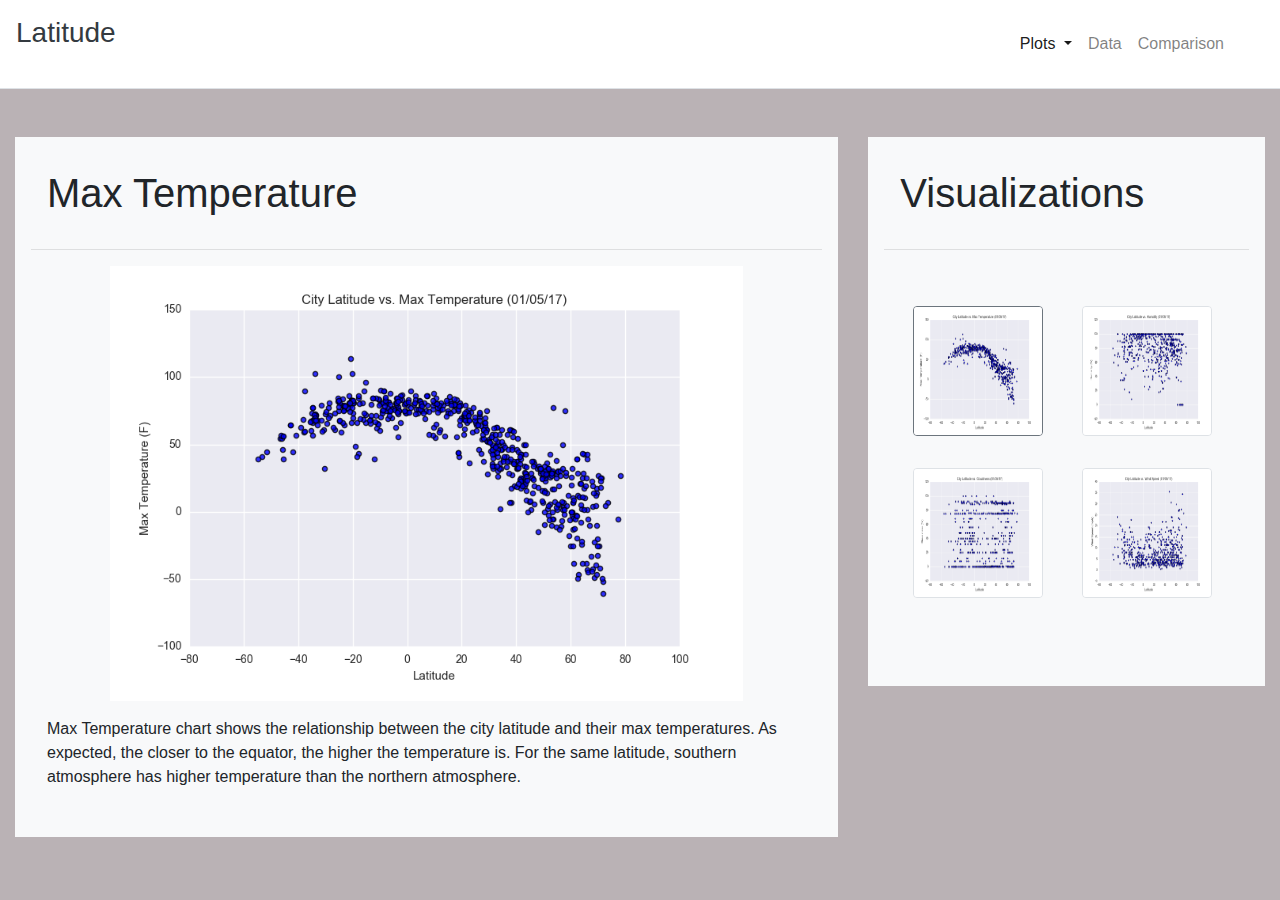
<file: visualization-1.html>
<!DOCTYPE html>
<html lang="en">
    <head>
        <meta charset="UTF-8">
        <title>Max Temperature</title>
        <link rel="stylesheet" href="https://stackpath.bootstrapcdn.com/bootstrap/4.3.1/css/bootstrap.min.css" integrity="sha384-ggOyR0iXCbMQv3Xipma34MD+dH/1fQ784/j6cY/iJTQUOhcWr7x9JvoRxT2MZw1T" crossorigin="anonymous">
        <link rel="stylesheet" href="style.css">
    </head>
    <body>        
        <div class="d-flex flex-column flex-md-row p-3 mb-5 bg-white border-bottom box-shadow">            
            <div class="container-fluid">
                <div class = "row">
                    <h3><a href="index.html" class = "text-dark">Latitude</a></h3>
                    <nav class ="navbar navbar-expand-md navbar-light my-0 my-md-0 mr-md-3 ml-auto">              
                        <button class="navbar-toggler collapsed ml-auto" type="button" data-toggle="collapse" data-target="#navbarCollapse" aria-controls="navbarCollapse" aria-expanded="false" aria-label="Toggle navigation">
                            <span class="navbar-toggler-icon ml-auto"></span>
                        </button>
                        <div class="navbar-collapse collapse ml-auto" id="navbarCollapse" style>
                            <ul class="navbar-nav ml-auto">
                                <li class="nav-item dropdown ml-auto active">
                                    <a class="nav-link dropdown-toggle ml-auto" href="#" id="navbarDropdown" role="button" data-toggle="dropdown" aria-haspopup="false" aria-expanded="false">
                                    Plots
                                    </a>
                                    <div class="dropdown-menu ml-auto">
                                    <a class="dropdown-item ml-auto" href="/visualization-1.html">Max Temperature</a>
                                    <a class="dropdown-item ml-auto" href="/visualization-2.html">Humidity</a>
                                    <a class="dropdown-item ml-auto" href="/visualization-3.html">Cloudiness</a>
                                    <a class="dropdown-item ml-auto" href="/visualization-4.html">Wind Speed</a>
                                    </div>
                                </li>
                                <li class="nav-item ml-auto">
                                    <a class="nav-link" href="/data.html">Data</a>
                                </li>
                                <li class="nav-item ml-auto">
                                    <a class="nav-link" href="/comparison.html">Comparison</a>
                                </li>
                            </ul>
                        </div>
                    </nav>
                </div>
            </div>
        </div>
        <div class ="container-fluid">
        <div class = "row mt-auto">
            <div class="col-md-8">
                <div class="p-3 bg-light">
                <h1 class = "display-5 p-3">Max Temperature</h1>
                <hr/>
                    <img src="\Resources\assets\images\Fig1.png" class="img-fluid center" alt="Max Temperature">
                    <p class = "display-6 p-3">Max Temperature chart shows the relationship between the city latitude and their max temperatures. As expected, the closer to the equator, the higher the temperature is. For the same latitude, southern atmosphere has higher temperature than the northern atmosphere.</p>
                </div>
            </div>
            <div class="col-md-4">
                <div class="bg-light p-3">
                <h1 class = "display-5 p-3">Visualizations</h1>
                <hr/>
                <div class="row">
                    <div class = "col-md-5 col-sm-3 ml-md-1 p-3">
                        <div class="thumbnail p-4">
                            <a href="/visualization-1.html">
                            <img class = "thumbnail thumbnail-sm border border-secondary rounded image-fluid" src="\Resources\assets\images\Fig1.png" alt="Max Temperature">
                            </a>
                        </div>
                    </div>
                    <div class = "col-md-5 col-sm-3 ml-md-1 p-3">
                        <div class="thumbnail p-4">
                        <a href="/visualization-2.html">
                          <img class = "thumbnail thumbnail-sm border border-bottom rounded image-fluid" src="\Resources\assets\images\Fig2.png" alt="Humidity">
                        </a>
                        </div>
                    </div>            
                    <div class = "col-md-5 col-sm-3 ml-md-1 p-3">
                        <div class="thumbnail p-4">
                            <a href="/visualization-3.html">
                              <img class = "thumbnail thumbnail-sm border border-bottom rounded image-fluid" src="\Resources\assets\images\Fig3.png" alt="Cloudiness">
                            </a>
                        </div>
                    </div>
                    <div class = "col-md-5 col-sm-3 ml-md-1 p-3">
                        <div class="thumbnail p-4">
                            <a href="/visualization-4.html">
                              <img class = "thumbnail thumbnail-sm border border-bottom rounded image-fluid" src="\Resources\assets\images\Fig4.png" alt="Wind Speed">
                            </a>
                        </div>
                        <div class="padding"></div>
                    </div>
                </div>
            </div>
            </div>
        </div>           
    </div>
    <script src="https://code.jquery.com/jquery-3.3.1.slim.min.js" integrity="sha384-q8i/X+965DzO0rT7abK41JStQIAqVgRVzpbzo5smXKp4YfRvH+8abtTE1Pi6jizo" crossorigin="anonymous"></script>
<script src="https://cdnjs.cloudflare.com/ajax/libs/popper.js/1.14.7/umd/popper.min.js" integrity="sha384-UO2eT0CpHqdSJQ6hJty5KVphtPhzWj9WO1clHTMGa3JDZwrnQq4sF86dIHNDz0W1" crossorigin="anonymous"></script>
<script src="https://stackpath.bootstrapcdn.com/bootstrap/4.3.1/js/bootstrap.min.js" integrity="sha384-JjSmVgyd0p3pXB1rRibZUAYoIIy6OrQ6VrjIEaFf/nJGzIxFDsf4x0xIM+B07jRM" crossorigin="anonymous"></script>
    </body>
</html>
</file>
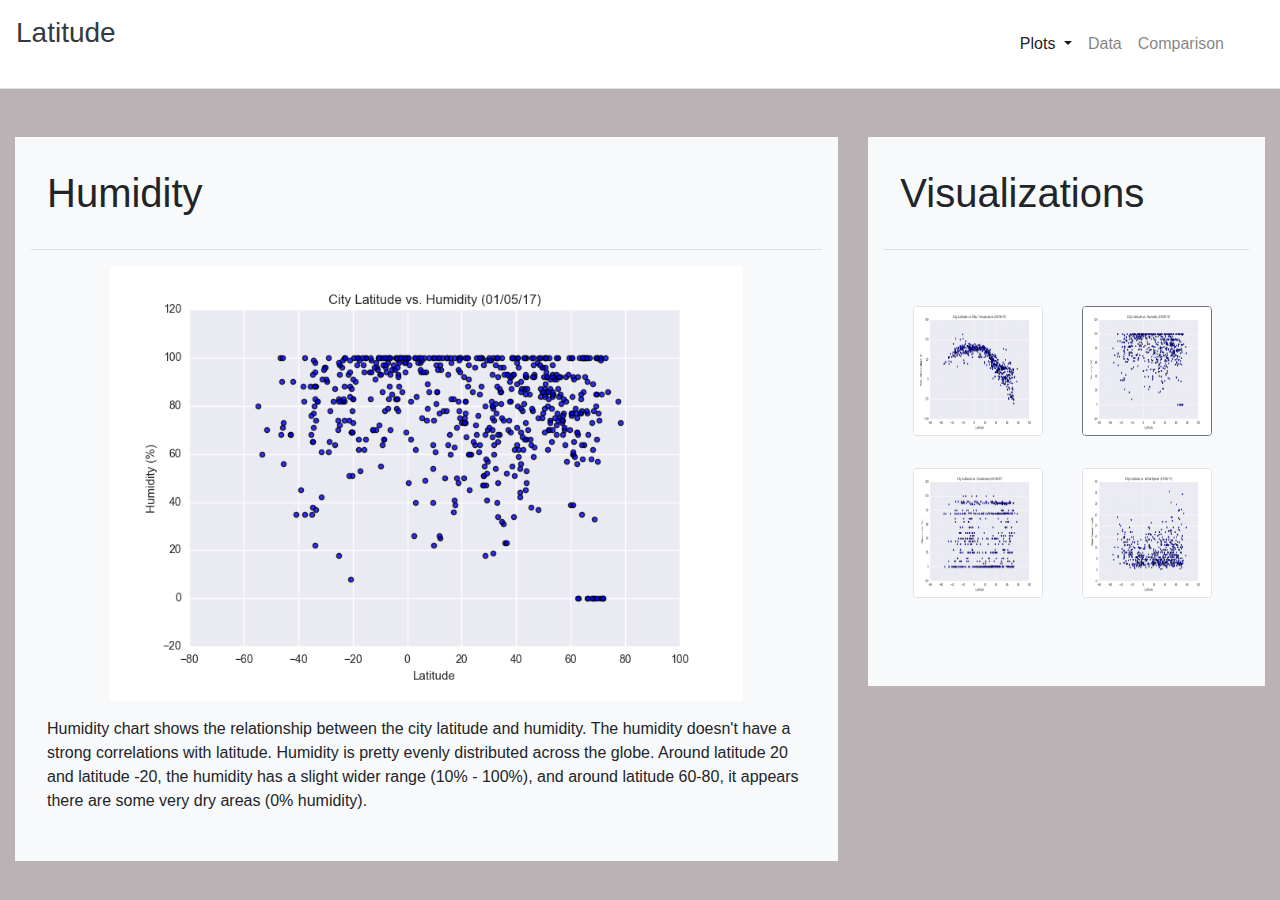
<file: visualization-2.html>
<!DOCTYPE html>
<html lang="en">
    <head>
        <meta charset="UTF-8">
        <title>Humidity</title>
        <link rel="stylesheet" href="https://stackpath.bootstrapcdn.com/bootstrap/4.3.1/css/bootstrap.min.css" integrity="sha384-ggOyR0iXCbMQv3Xipma34MD+dH/1fQ784/j6cY/iJTQUOhcWr7x9JvoRxT2MZw1T" crossorigin="anonymous">
        <link rel="stylesheet" href="style.css">
    </head>
    <body>        
        <div class="d-flex flex-column flex-md-row p-3 mb-5 bg-white border-bottom box-shadow">            
            <div class="container-fluid">
                <div class = "row">
                    <h3><a href="index.html" class = "text-dark">Latitude</a></h3>
                    <nav class ="navbar navbar-expand-md navbar-light my-0 my-md-0 mr-md-3 ml-auto">              
                        <button class="navbar-toggler collapsed ml-auto" type="button" data-toggle="collapse" data-target="#navbarCollapse" aria-controls="navbarCollapse" aria-expanded="false" aria-label="Toggle navigation">
                            <span class="navbar-toggler-icon ml-auto"></span>
                        </button>
                        <div class="navbar-collapse collapse ml-auto" id="navbarCollapse" style>
                            <ul class="navbar-nav ml-auto">
                                <li class="nav-item dropdown ml-auto active">
                                    <a class="nav-link dropdown-toggle ml-auto" href="#" id="navbarDropdown" role="button" data-toggle="dropdown" aria-haspopup="false" aria-expanded="false">
                                    Plots
                                    </a>
                                    <div class="dropdown-menu ml-auto">
                                    <a class="dropdown-item ml-auto" href="/visualization-1.html">Max Temperature</a>
                                    <a class="dropdown-item ml-auto" href="/visualization-2.html">Humidity</a>
                                    <a class="dropdown-item ml-auto" href="/visualization-3.html">Cloudiness</a>
                                    <a class="dropdown-item ml-auto" href="/visualization-4.html">Wind Speed</a>
                                    </div>
                                </li>
                                <li class="nav-item ml-auto">
                                    <a class="nav-link" href="/data.html">Data</a>
                                </li>
                                <li class="nav-item ml-auto">
                                    <a class="nav-link" href="/comparison.html">Comparison</a>
                                </li>
                            </ul>
                        </div>
                    </nav>
                </div>
            </div>
        </div>
        <div class ="container-fluid">
        <div class = "row mt-auto">
            <div class="col-md-8">
                <div class="p-3 bg-light">
                <h1 class = "display-5 p-3">Humidity</h1>
                <hr/>
                <img src="\Resources\assets\images\Fig2.png" class="img-fluid center" alt="Humidity">
                <p class = "display-6 p-3">Humidity chart shows the relationship between the city latitude and humidity. The humidity doesn't have a strong correlations with latitude. Humidity is pretty evenly distributed across the globe. Around latitude 20 and latitude -20, the humidity has a slight wider range (10% - 100%), and around latitude 60-80, it appears there are some very dry areas (0% humidity).</p>
                </div>
            </div>
            <div class="col-md-4">
                <div class="bg-light p-3">
                    <h1 class = "display-5 p-3">Visualizations</h1>
                    <hr/>
                <div class="row">
                    <div class = "col-md-5 col-sm-3 ml-md-1 p-3">
                        <div class="thumbnail p-4">
                            <a href="/visualization-1.html">
                            <img class = "thumbnail thumbnail-sm border border-bottom rounded image-fluid" src="\Resources\assets\images\Fig1.png" alt="Max Temperature">
                            </a>
                        </div>
                    </div>
                    <div class = "col-md-5 col-sm-3 ml-md-1 p-3">
                        <div class="thumbnail p-4">
                        <a href="/visualization-2.html">
                          <img class = "thumbnail thumbnail-sm border border-secondary rounded" src="\Resources\assets\images\Fig2.png" alt="Humidity">
                        </a>
                        </div>
                    </div>            
                    <div class = "col-md-5 col-sm-3 ml-md-1 p-3">
                        <div class="thumbnail p-4">
                            <a href="/visualization-3.html">
                              <img class = "thumbnail thumbnail-sm border border-bottom rounded image-fluid" src="\Resources\assets\images\Fig3.png" alt="Cloudiness">
                            </a>
                        </div>
                    </div>
                    <div class = "col-md-5 col-sm-3 ml-md-1 p-3">
                        <div class="thumbnail p-4">
                            <a href="/visualization-4.html">
                              <img class = "thumbnail thumbnail-sm border border-bottom rounded image-fluid" src="\Resources\assets\images\Fig4.png" alt="Wind Speed">
                            </a>
                        </div>
                        <div class="padding"></div>
                    </div>
                </div>
                </div>
            </div>
        </div>           
    </div>
    <script src="https://code.jquery.com/jquery-3.3.1.slim.min.js" integrity="sha384-q8i/X+965DzO0rT7abK41JStQIAqVgRVzpbzo5smXKp4YfRvH+8abtTE1Pi6jizo" crossorigin="anonymous"></script>
<script src="https://cdnjs.cloudflare.com/ajax/libs/popper.js/1.14.7/umd/popper.min.js" integrity="sha384-UO2eT0CpHqdSJQ6hJty5KVphtPhzWj9WO1clHTMGa3JDZwrnQq4sF86dIHNDz0W1" crossorigin="anonymous"></script>
<script src="https://stackpath.bootstrapcdn.com/bootstrap/4.3.1/js/bootstrap.min.js" integrity="sha384-JjSmVgyd0p3pXB1rRibZUAYoIIy6OrQ6VrjIEaFf/nJGzIxFDsf4x0xIM+B07jRM" crossorigin="anonymous"></script>
    </body>
</html>
</file>
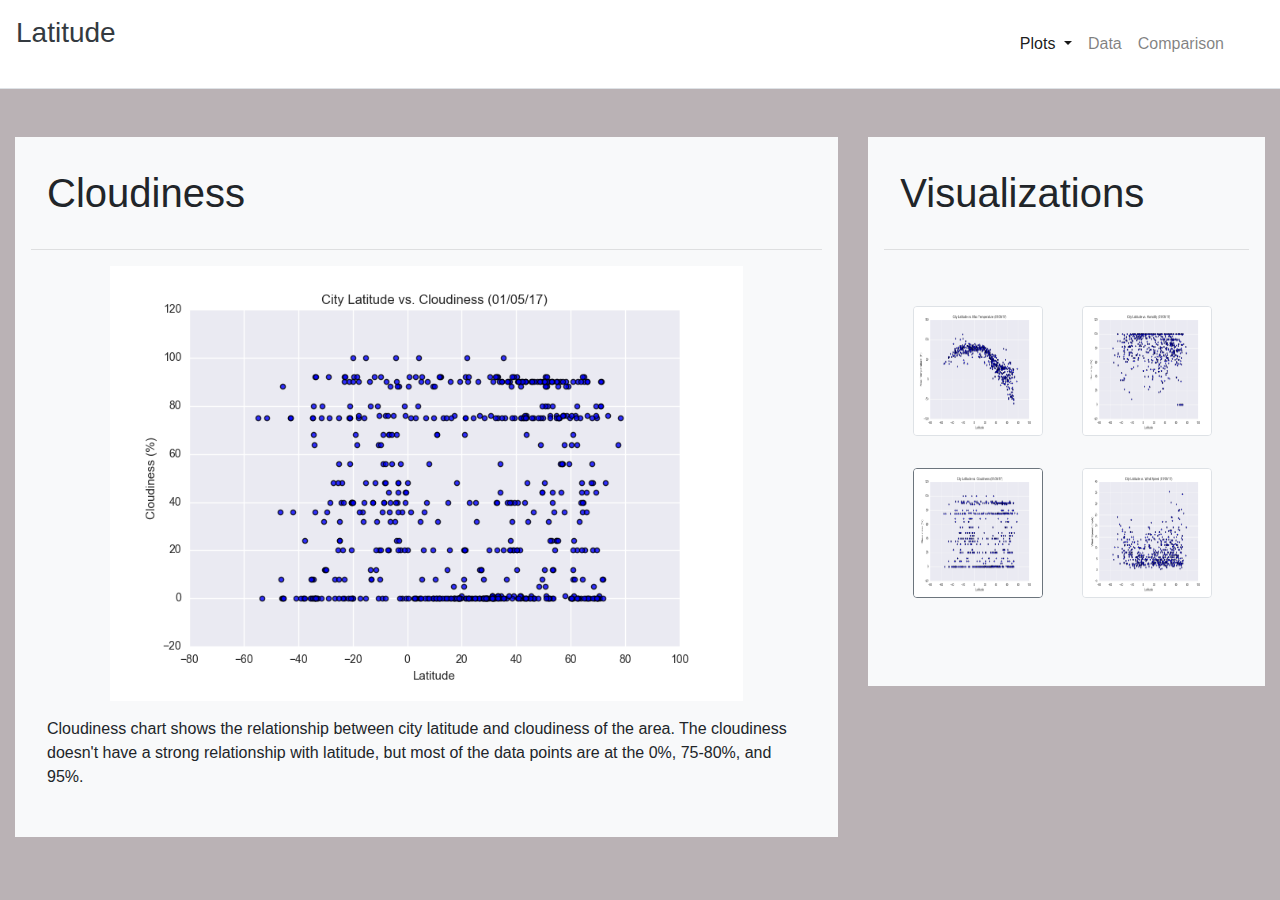
<file: visualization-3.html>
<!DOCTYPE html>
<html lang="en">
    <head>
        <meta charset="UTF-8">
        <title>Cloudiness</title>
        <link rel="stylesheet" href="https://stackpath.bootstrapcdn.com/bootstrap/4.3.1/css/bootstrap.min.css" integrity="sha384-ggOyR0iXCbMQv3Xipma34MD+dH/1fQ784/j6cY/iJTQUOhcWr7x9JvoRxT2MZw1T" crossorigin="anonymous">
        <link rel="stylesheet" href="style.css">
    </head>
    <body>        
        <div class="d-flex flex-column flex-md-row p-3 mb-5 bg-white border-bottom box-shadow">            
            <div class="container-fluid">
                <div class = "row">
                    <h3><a href="index.html" class = "text-dark">Latitude</a></h3>
                    <nav class ="navbar navbar-expand-md navbar-light my-0 my-md-0 mr-md-3 ml-auto">              
                        <button class="navbar-toggler collapsed ml-auto" type="button" data-toggle="collapse" data-target="#navbarCollapse" aria-controls="navbarCollapse" aria-expanded="false" aria-label="Toggle navigation">
                            <span class="navbar-toggler-icon ml-auto"></span>
                        </button>
                        <div class="navbar-collapse collapse ml-auto" id="navbarCollapse" style>
                            <ul class="navbar-nav ml-auto">
                                <li class="nav-item dropdown ml-auto active">
                                    <a class="nav-link dropdown-toggle ml-auto" href="#" id="navbarDropdown" role="button" data-toggle="dropdown" aria-haspopup="false" aria-expanded="false">
                                    Plots
                                    </a>
                                    <div class="dropdown-menu ml-auto">
                                    <a class="dropdown-item ml-auto" href="/visualization-1.html">Max Temperature</a>
                                    <a class="dropdown-item ml-auto" href="/visualization-2.html">Humidity</a>
                                    <a class="dropdown-item ml-auto" href="/visualization-3.html">Cloudiness</a>
                                    <a class="dropdown-item ml-auto" href="/visualization-4.html">Wind Speed</a>
                                    </div>
                                </li>
                                <li class="nav-item ml-auto">
                                    <a class="nav-link" href="/data.html">Data</a>
                                </li>
                                <li class="nav-item ml-auto">
                                    <a class="nav-link" href="/comparison.html">Comparison</a>
                                </li>
                            </ul>
                        </div>
                    </nav>
                </div>
            </div>
        </div>
        <div class ="container-fluid">
        <div class = "row mt-auto">
            <div class="col-md-8">
                <div class="p-3 bg-light">
                    <h1 class = "display-5 p-3">Cloudiness</h1>
                    <hr/>
                        <img src="\Resources\assets\images\Fig3.png" class="img-fluid center" alt="Cloudiness">
                        <p class = "display-6 p-3">Cloudiness chart shows the relationship between city latitude and cloudiness of the area. The cloudiness doesn't have a strong relationship with latitude, but most of the data points are at the 0%, 75-80%, and 95%.</p>
                    </div>
            </div>
            <div class="col-md-4">
                <div class="bg-light p-3">
                <h1 class = "display-5 p-3">Visualizations</h1>
                <hr/>
                <div class="row">
                    <div class = "col-md-5 col-sm-3 ml-md-1 p-3">
                        <div class="thumbnail p-4">
                            <a href="/visualization-1.html">
                            <img class = "thumbnail thumbnail-sm border border-bottom rounded image-fluid" src="\Resources\assets\images\Fig1.png" alt="Max Temperature">
                            </a>
                        </div>
                    </div>
                    <div class = "col-md-5 col-sm-3 ml-md-1 p-3">
                        <div class="thumbnail p-4">
                        <a href="/visualization-2.html">
                          <img class = "thumbnail thumbnail-sm border border-bottom rounded image-fluid" src="\Resources\assets\images\Fig2.png" alt="Humidity">
                        </a>
                        </div>
                    </div>            
                    <div class = "col-md-5 col-sm-3 ml-md-1 p-3">
                        <div class="thumbnail p-4">
                            <a href="/visualization-3.html">
                              <img class = "thumbnail thumbnail-sm border border-secondary rounded image-fluid" src="\Resources\assets\images\Fig3.png" alt="Cloudiness">
                            </a>
                        </div>
                    </div>
                    <div class = "col-md-5 col-sm-3 ml-md-1 p-3">
                        <div class="thumbnail p-4">
                            <a href="/visualization-4.html">
                              <img class = "thumbnail thumbnail-sm border border-bottom rounded image-fluid" src="\Resources\assets\images\Fig4.png" alt="Wind Speed">
                            </a>
                        </div>
                        <div class="padding"></div>
                    </div>
                </div>
                </div>
            </div>
        </div>           
    </div>
    <script src="https://code.jquery.com/jquery-3.3.1.slim.min.js" integrity="sha384-q8i/X+965DzO0rT7abK41JStQIAqVgRVzpbzo5smXKp4YfRvH+8abtTE1Pi6jizo" crossorigin="anonymous"></script>
<script src="https://cdnjs.cloudflare.com/ajax/libs/popper.js/1.14.7/umd/popper.min.js" integrity="sha384-UO2eT0CpHqdSJQ6hJty5KVphtPhzWj9WO1clHTMGa3JDZwrnQq4sF86dIHNDz0W1" crossorigin="anonymous"></script>
<script src="https://stackpath.bootstrapcdn.com/bootstrap/4.3.1/js/bootstrap.min.js" integrity="sha384-JjSmVgyd0p3pXB1rRibZUAYoIIy6OrQ6VrjIEaFf/nJGzIxFDsf4x0xIM+B07jRM" crossorigin="anonymous"></script>
    </body>
</html>
</file>
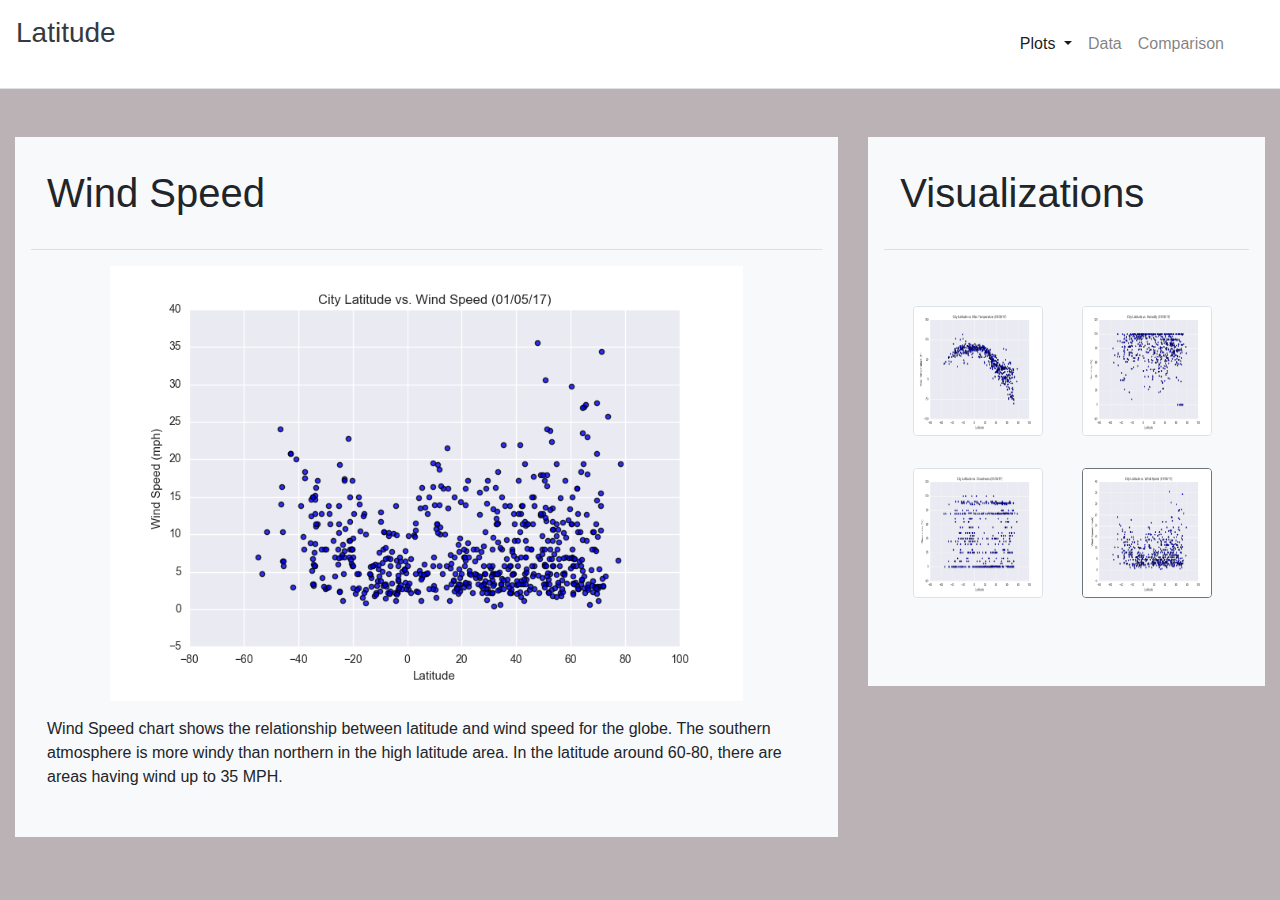
<file: visualization-4.html>
<!DOCTYPE html>
<html lang="en">
    <head>
        <meta charset="UTF-8">
        <title>Wind Speed</title>
        <link rel="stylesheet" href="https://stackpath.bootstrapcdn.com/bootstrap/4.3.1/css/bootstrap.min.css" integrity="sha384-ggOyR0iXCbMQv3Xipma34MD+dH/1fQ784/j6cY/iJTQUOhcWr7x9JvoRxT2MZw1T" crossorigin="anonymous">
        <link rel="stylesheet" href="style.css">
    </head>
    <body>        
        <div class="d-flex flex-column flex-md-row p-3 mb-5 bg-white border-bottom box-shadow">            
            <div class="container-fluid">
                <div class = "row">
                    <h3><a href="index.html" class="text-dark">Latitude</a></h3>
                    <nav class ="navbar navbar-expand-md navbar-light my-0 my-md-0 mr-md-3 ml-auto">              
                        <button class="navbar-toggler collapsed ml-auto" type="button" data-toggle="collapse" data-target="#navbarCollapse" aria-controls="navbarCollapse" aria-expanded="false" aria-label="Toggle navigation">
                            <span class="navbar-toggler-icon ml-auto"></span>
                        </button>
                        <div class="navbar-collapse collapse ml-auto" id="navbarCollapse" style>
                            <ul class="navbar-nav ml-auto">
                                <li class="nav-item dropdown ml-auto active">
                                    <a class="nav-link dropdown-toggle ml-auto" href="#" id="navbarDropdown" role="button" data-toggle="dropdown" aria-haspopup="false" aria-expanded="false">
                                    Plots
                                    </a>
                                    <div class="dropdown-menu ml-auto">
                                    <a class="dropdown-item ml-auto" href="/visualization-1.html">Max Temperature</a>
                                    <a class="dropdown-item ml-auto" href="/visualization-2.html">Humidity</a>
                                    <a class="dropdown-item ml-auto" href="/visualization-3.html">Cloudiness</a>
                                    <a class="dropdown-item ml-auto" href="/visualization-4.html">Wind Speed</a>
                                    </div>
                                </li>
                                <li class="nav-item ml-auto">
                                    <a class="nav-link" href="/data.html">Data</a>
                                </li>
                                <li class="nav-item ml-auto">
                                    <a class="nav-link" href="/comparison.html">Comparison</a>
                                </li>
                            </ul>
                        </div>
                    </nav>
                </div>
            </div>
        </div>
        <div class ="container-fluid">
        <div class = "row mt-auto">
            <div class="col-md-8">
                <div class="p-3 bg-light">
                <h1 class = "display-5 p-3">Wind Speed</h1>
                <hr/>
                    <img src="\Resources\assets\images\Fig4.png" class="img-fluid center" alt="Wind Speed">
                    <p class = "p-3">Wind Speed chart shows the relationship between latitude and wind speed for the globe. The southern atmosphere is more windy than northern in the high latitude area. In the latitude around 60-80, there are areas having wind up to 35 MPH.</p>
                </div>
            </div>
            <div class="col-md-4">
                <div class="bg-light p-3">
                    <h1 class = "display-5 p-3">Visualizations</h1>
                    <hr/>
                <div class="row">
                    <div class = "col-md-5 col-sm-3 ml-md-1 p-3">
                        <div class="thumbnail p-4">
                            <a href="/visualization-1.html">
                            <img class = "thumbnail thumbnail-sm border border-bottom rounded image-fluid" src="\Resources\assets\images\Fig1.png" alt="Max Temperature">
                            </a>
                        </div>
                    </div>
                    <div class = "col-md-5 col-sm-3 ml-md-1 p-3">
                        <div class="thumbnail p-4">
                        <a href="/visualization-2.html">
                          <img class = "thumbnail thumbnail-sm border border-bottom rounded image-fluid" src="\Resources\assets\images\Fig2.png" alt="Humidity">
                        </a>
                        </div>
                    </div>            
                    <div class = "col-md-5 col-sm-3 ml-md-1 p-3">
                        <div class="thumbnail p-4">
                            <a href="/visualization-3.html">
                              <img class = "thumbnail thumbnail-sm border border-bottom rounded image-fluid" src="\Resources\assets\images\Fig3.png" alt="Cloudiness">
                            </a>
                        </div>
                    </div>
                    <div class = "col-md-5 col-sm-3 ml-md-1 p-3">
                        <div class="thumbnail p-4">
                            <a href="/visualization-4.html">
                              <img class = "thumbnail thumbnail-sm border border-secondary rounded image-fluid" src="\Resources\assets\images\Fig4.png" alt="Wind Speed">
                            </a>
                        </div>
                        <div class="padding"></div>
                    </div>
                </div>
                </div>
            </div>
        </div>           
    </div>
    <script src="https://code.jquery.com/jquery-3.3.1.slim.min.js" integrity="sha384-q8i/X+965DzO0rT7abK41JStQIAqVgRVzpbzo5smXKp4YfRvH+8abtTE1Pi6jizo" crossorigin="anonymous"></script>
<script src="https://cdnjs.cloudflare.com/ajax/libs/popper.js/1.14.7/umd/popper.min.js" integrity="sha384-UO2eT0CpHqdSJQ6hJty5KVphtPhzWj9WO1clHTMGa3JDZwrnQq4sF86dIHNDz0W1" crossorigin="anonymous"></script>
<script src="https://stackpath.bootstrapcdn.com/bootstrap/4.3.1/js/bootstrap.min.js" integrity="sha384-JjSmVgyd0p3pXB1rRibZUAYoIIy6OrQ6VrjIEaFf/nJGzIxFDsf4x0xIM+B07jRM" crossorigin="anonymous"></script>
    </body>
</html>
</file>
<file: style.css>
.thumbnail {
width: 130px;
height: 130px;
border-width: 1px;
border-color: black;
}

.center {
  display: block;
  margin-left: auto;
  margin-right: auto;
  width: 80%;
}

.left {
  display: block;
  width: 40%;
}

body{
  background-color:#BAB2B5;
}

a:link { text-decoration: none; }
a:visited { text-decoration: none; }
a:hover { text-decoration: none; }
a:active { text-decoration: none; }

h6{
font-size: large;
font-weight: 600;
font-style: bold;
font-family:-apple-system, BlinkMacSystemFont, 'Segoe UI', Roboto, Oxygen, Ubuntu, Cantarell, 'Open Sans', 'Helvetica Neue', sans-serif;
text-align:center;
padding-top: 50px;
}

.padding{
padding: 40px;
}

@media screen and (max-width: 992px) {
  .thumbnail-sm {
    width: 100px;
    height: 100px;
    border-width: 1px;
    border-color: black;;
  }
}
  
  /* Adding media queries to show the drop-down, and hide the navbar when the screen is smaller than 480 pixels */
</file>
